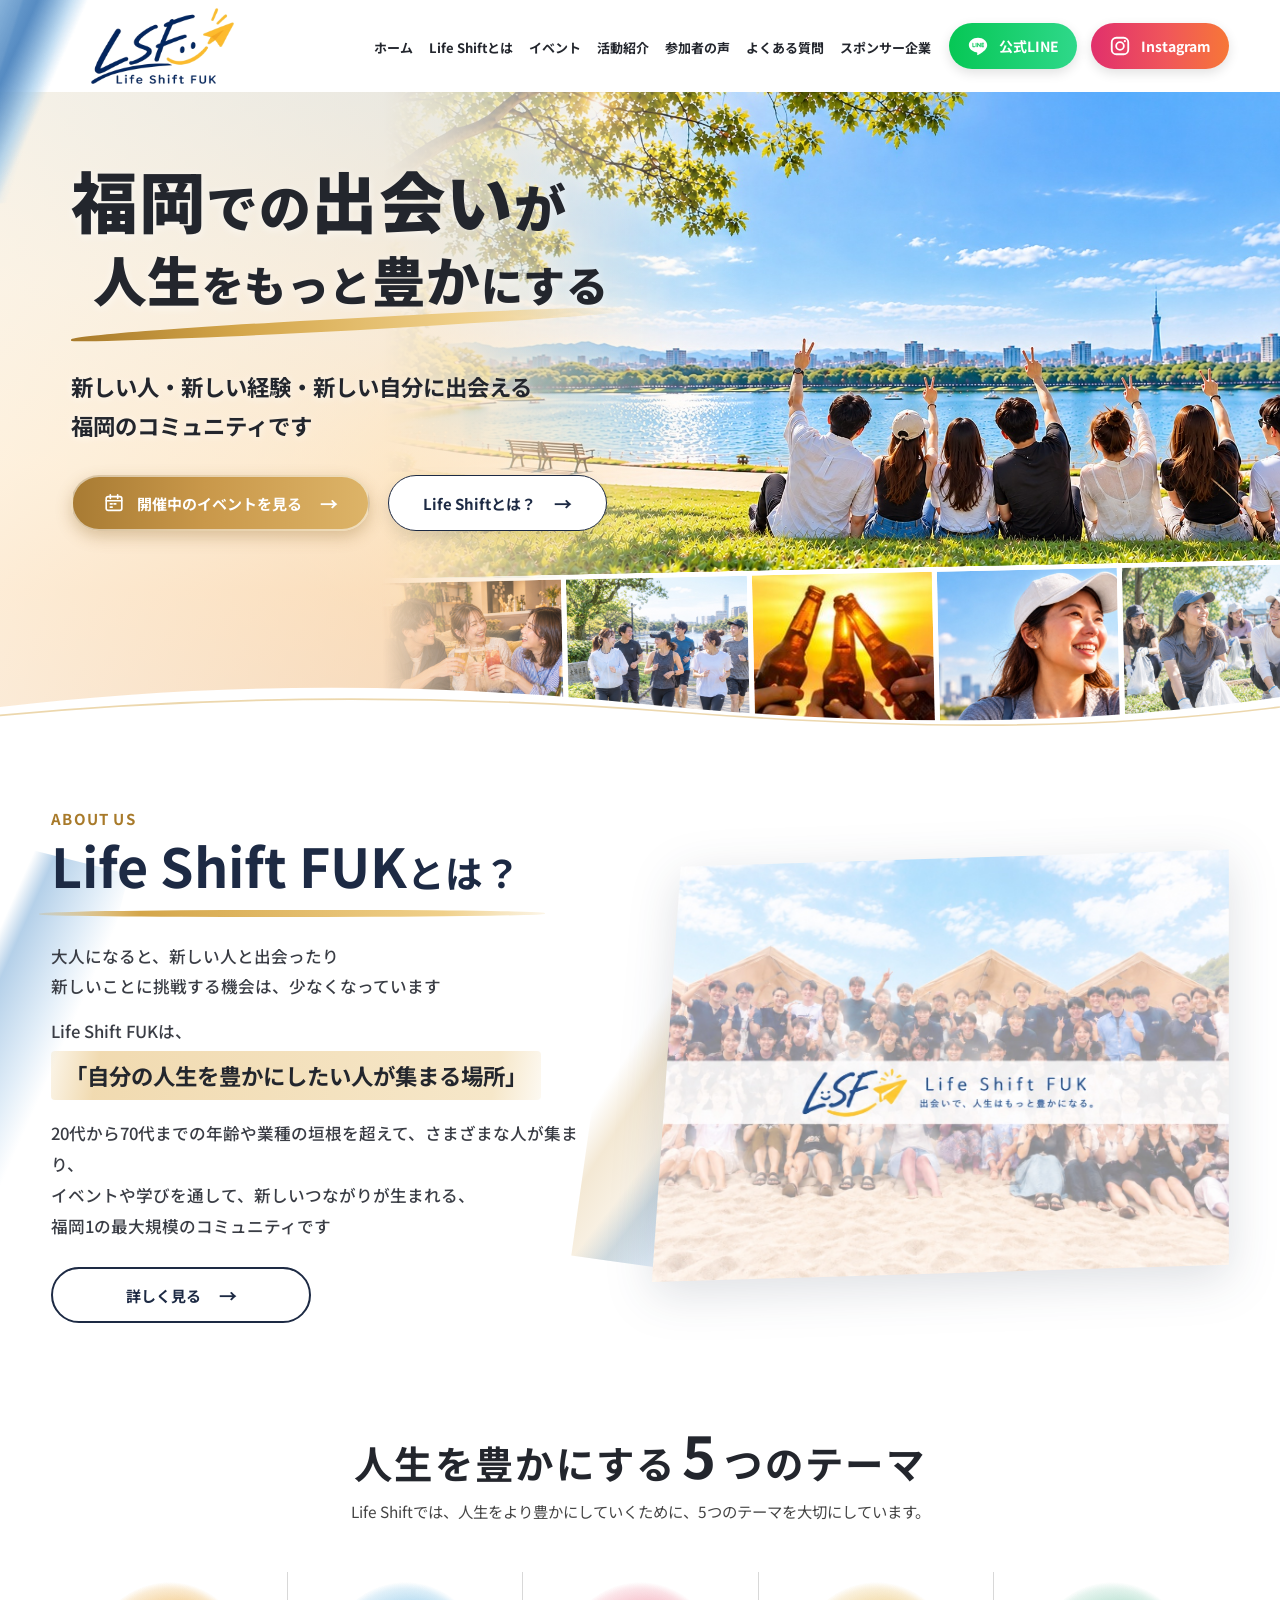
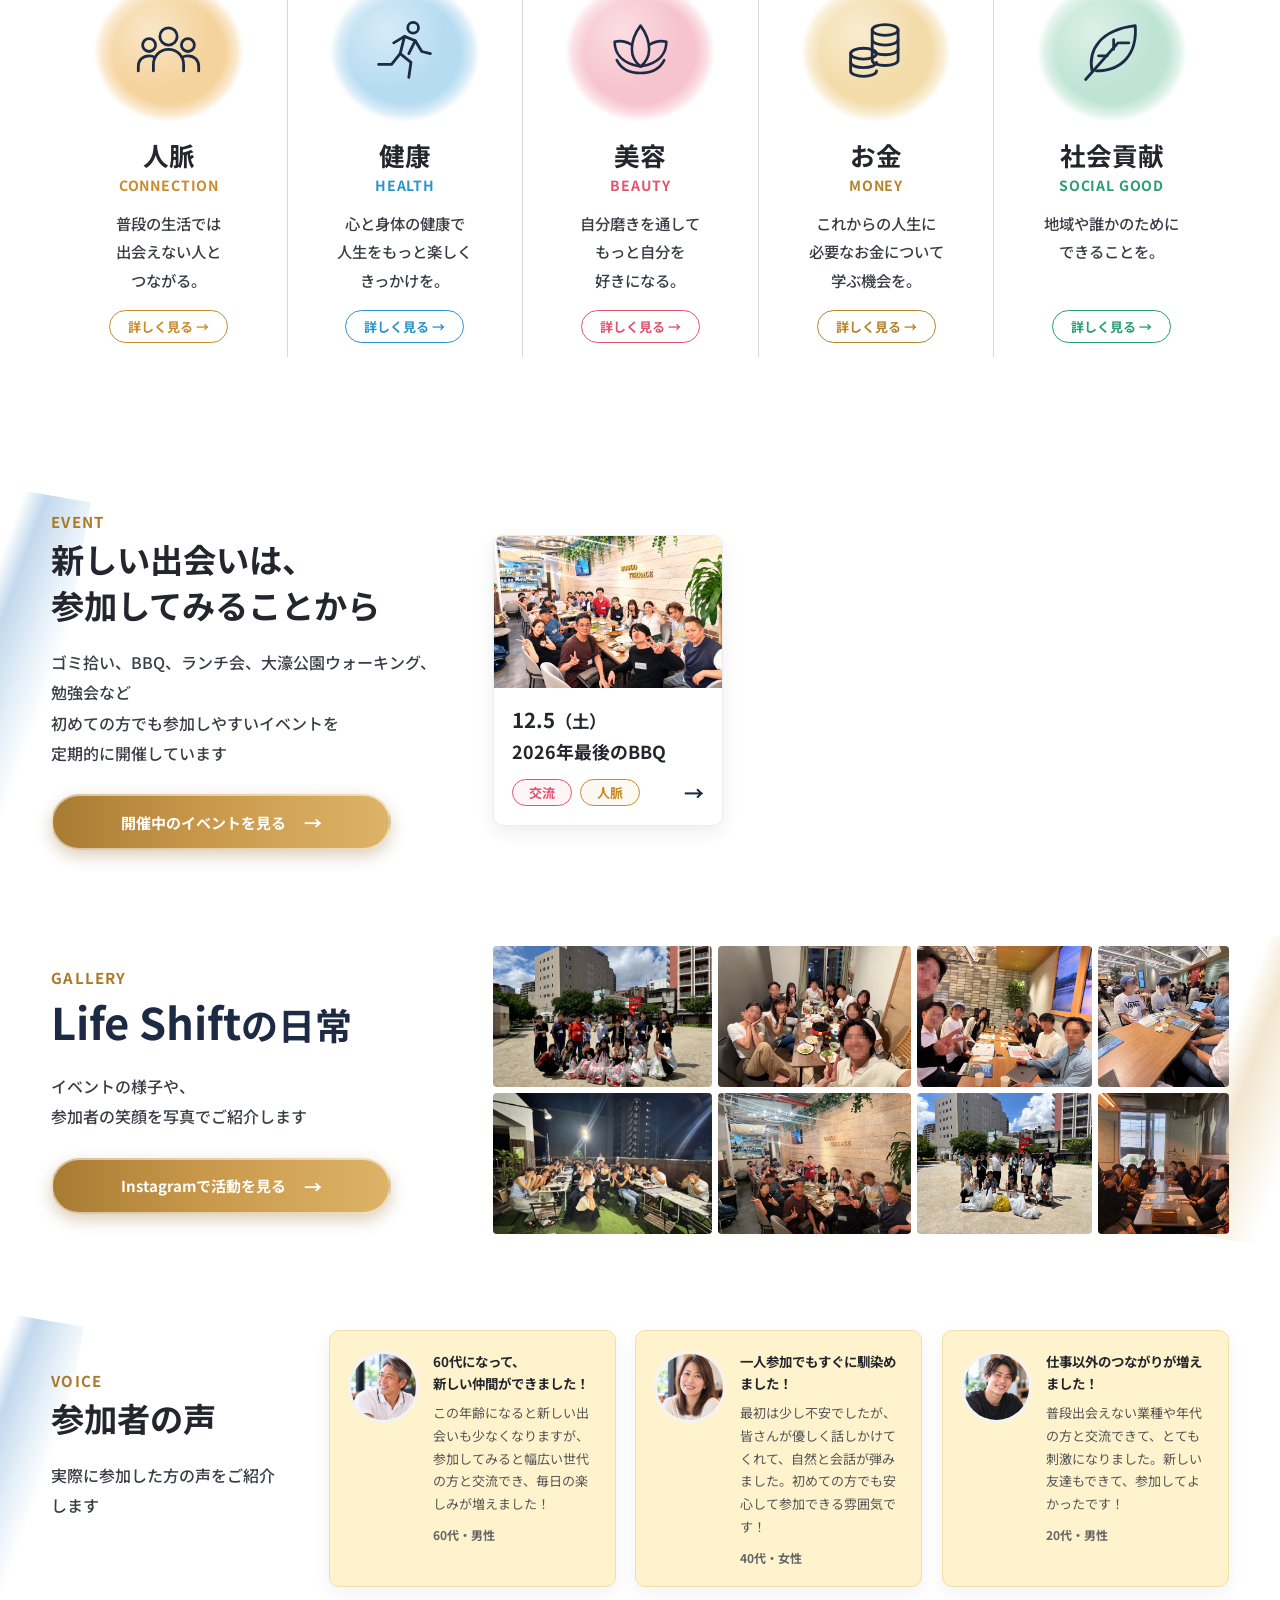
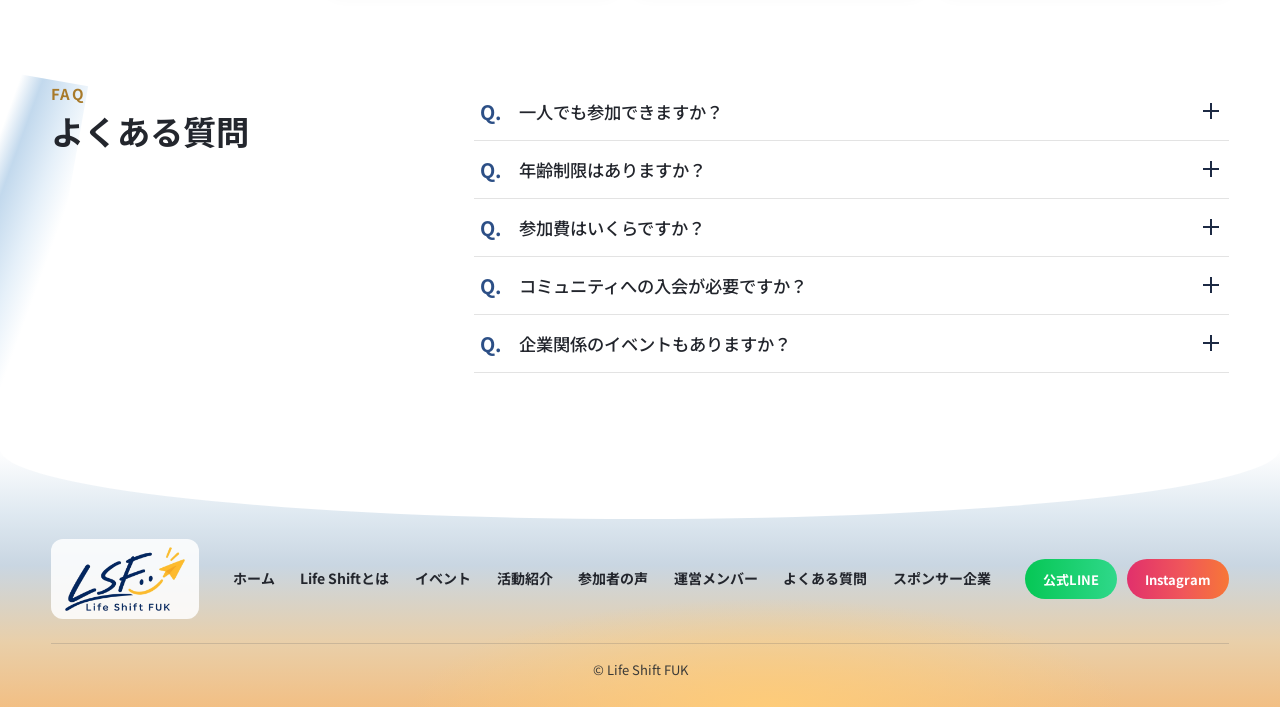
<file: index.html>
<!DOCTYPE html>
<html lang="ja">
<head>
  <meta charset="UTF-8">
  <meta name="viewport" content="width=device-width, initial-scale=1.0">
  <!-- SEO:START 自動生成（scripts/build-seo.js）。ここは直接編集せず、管理画面「検索・SNSの表示（SEO）」で変更してください -->
  <title>Life Shift FUK｜出会いで、これからの未来をつくる。</title>
  <meta name="description" content="福岡で新しい人・新しい経験・新しい自分に出会えるコミュニティ「Life Shift FUK」。20代〜60代の男女が参加する交流会・食事会・ウォーキング・BBQ・勉強会などのイベントを開催しています。おひとりでの参加も大歓迎です。">
  <meta property="og:type" content="website">
  <meta property="og:site_name" content="Life Shift FUK">
  <meta property="og:locale" content="ja_JP">
  <meta property="og:title" content="Life Shift FUK｜出会いで、これからの未来をつくる。">
  <meta property="og:description" content="福岡で新しい人・新しい経験・新しい自分に出会えるコミュニティ「Life Shift FUK」。20代〜60代の男女が参加する交流会・食事会・ウォーキング・BBQ・勉強会などのイベントを開催しています。おひとりでの参加も大歓迎です。">
  <meta name="twitter:card" content="summary">
  <script type="application/ld+json">
{
 "@context": "https://schema.org",
 "@graph": [
  {
   "@type": "Organization",
   "name": "Life Shift FUK",
   "sameAs": [
    "https://www.instagram.com/life_shift_fukuoka/",
    "https://lin.ee/Sg5S7Pw"
   ],
   "areaServed": "福岡県福岡市"
  }
 ]
}
  </script>
  <!-- SEO:END -->
  <link rel="preconnect" href="https://fonts.googleapis.com">
  <link rel="preconnect" href="https://fonts.gstatic.com" crossorigin>
  <link href="https://fonts.googleapis.com/css2?family=Noto+Sans+JP:wght@400;500;700&family=Noto+Serif+JP:wght@500;700;900&family=Dancing+Script:wght@600;700&family=Allura&display=swap" rel="stylesheet">
  <script>document.documentElement.classList.add("cms-loading");setTimeout(function(){document.documentElement.classList.remove("cms-loading")},2500);</script>
  <link rel="stylesheet" href="css/style.css">
</head>
<body>

  <!-- ===== ヘッダー ===== -->
  <header class="site-header">
    <span class="brush" aria-hidden="true"></span>

    <a href="#" class="logo">
      <img src="assets/images/logo.png" alt="Life Shift FUK" data-cms-src="settings.logo" width="832" height="444">
    </a>

    <button class="menu-toggle" aria-label="メニューを開く" aria-expanded="false" aria-controls="global-nav">
      <span></span><span></span><span></span>
    </button>

    <div class="header-right" id="global-nav">
      <nav class="global-nav" aria-label="グローバルナビゲーション">
        <ul>
          <li><a href="#">ホーム</a></li>
          <li><a href="#about">Life Shiftとは</a></li>
          <li><a href="#events">イベント</a></li>
          <li><a href="#activities">活動紹介</a></li>
          <li><a href="#voices">参加者の声</a></li>
          <li><a href="#faq">よくある質問</a></li>
          <li><a href="sponsors.html">スポンサー企業</a></li>
        </ul>
      </nav>
      <div class="header-sns">
        <a href="https://lin.ee/Sg5S7Pw" data-cms-href="settings.lineUrl" target="_blank" rel="noopener" class="btn-sns btn-line">
          <svg viewBox="0 0 24 24" aria-hidden="true"><path fill="currentColor" d="M12 3C6.5 3 2 6.6 2 11c0 3.9 3.5 7.2 8.3 7.9.3.1.8.2.9.5.1.3.1.7 0 1l-.1.9c0 .3-.2 1 .9.5s5.9-3.5 8.1-6C21.5 14.3 22 12.7 22 11c0-4.4-4.5-8-10-8Zm-3.6 10.4H6.4c-.3 0-.5-.2-.5-.5V9c0-.3.2-.5.5-.5s.5.2.5.5v3.4h1.5c.3 0 .5.2.5.5s-.2.5-.5.5Zm2-.5c0 .3-.2.5-.5.5s-.5-.2-.5-.5V9c0-.3.2-.5.5-.5s.5.2.5.5v3.9Zm4.6 0c0 .2-.1.4-.3.5h-.2c-.2 0-.3-.1-.4-.2l-2-2.8v2.5c0 .3-.2.5-.5.5s-.5-.2-.5-.5V9c0-.2.1-.4.3-.5h.2c.2 0 .3.1.4.2l2 2.8V9c0-.3.2-.5.5-.5s.5.2.5.5v3.9Zm3.2-2.4c.3 0 .5.2.5.5s-.2.5-.5.5h-1.5v.9h1.5c.3 0 .5.2.5.5s-.2.5-.5.5h-2c-.3 0-.5-.2-.5-.5V9c0-.3.2-.5.5-.5h2c.3 0 .5.2.5.5s-.2.5-.5.5h-1.5v.9h1.5Z"/></svg>
          公式LINE
        </a>
        <a href="https://www.instagram.com/life_shift_fukuoka/" data-cms-href="settings.instagramUrl" target="_blank" rel="noopener" class="btn-sns btn-instagram">
          <svg viewBox="0 0 24 24" aria-hidden="true"><rect x="3" y="3" width="18" height="18" rx="5" fill="none" stroke="currentColor" stroke-width="2"/><circle cx="12" cy="12" r="4.2" fill="none" stroke="currentColor" stroke-width="2"/><circle cx="17.3" cy="6.7" r="1.2" fill="currentColor"/></svg>
          Instagram
        </a>
      </div>
    </div>
  </header>

  <!-- ===== ヒーロー ===== -->
  <section class="hero">
    <div class="hero-photo">
      <!-- 大きい写真：管理画面「トップページ」→「大きい写真」で差し替え -->
      <img src="assets/images/hero/hero-main.jpg" data-cms-src="home.hero.image" alt="夕日の海辺でピースサインをする参加者たち">
    </div>

    <div class="hero-inner">
      <h1 class="hero-title">
        <span class="line1" data-cms="home.hero.title1">出会<small>い</small>で、</span>
        <span class="line2" data-cms="home.hero.title2">これからの未来<small>を</small>つくる。</span>
      </h1>
      <span class="hero-stroke" aria-hidden="true"></span>

      <p class="hero-lead" data-cms="home.hero.lead">新しい人・新しい経験・新しい自分に出会える<br>福岡のコミュニティです。</p>
      <p class="hero-sub" data-cms="home.hero.sub">出会う。楽しむ、学ぶ、つながる。<br>人生をもっと豊かに。</p>

      <div class="hero-buttons">
        <a href="events/index.html" class="btn btn-gold">
          <svg viewBox="0 0 24 24" aria-hidden="true"><rect x="3.5" y="5" width="17" height="15" rx="2" fill="none" stroke="currentColor" stroke-width="1.8"/><path d="M3.5 9.5h17M8 3v4M16 3v4" stroke="currentColor" stroke-width="1.8" stroke-linecap="round"/><path d="M8 13h2M12 13h2M8 16.5h2" stroke="currentColor" stroke-width="1.8" stroke-linecap="round"/></svg>
          開催中のイベントを見る
          <span class="arrow">→</span>
        </a>
        <a href="#about" class="btn btn-white">
          Life Shiftとは？
          <span class="arrow">→</span>
        </a>
      </div>
    </div>

    <!-- 下に並ぶ写真（5枚）
         管理画面「トップページ」→「下に並ぶ写真（5枚）」で1枚ずつ差し替えられます。
         （直接変更する場合は content/site.json の home.heroPhotos） -->
    <ul class="hero-strip" data-cms-list="strip:home.heroPhotos">
      <li class="hero-strip-item"><img src="assets/images/hero/hero-photo-01.jpg" alt="バーベキューで交流する参加者"></li>
      <li class="hero-strip-item"><img src="assets/images/hero/hero-photo-02.jpg" alt="笑顔の参加者"></li>
      <li class="hero-strip-item"><img src="assets/images/hero/hero-photo-03.jpg" alt="夕日の中で乾杯"></li>
      <li class="hero-strip-item"><img src="assets/images/hero/hero-photo-04.jpg" alt="みんなで記念撮影"></li>
      <li class="hero-strip-item"><img src="assets/images/hero/hero-photo-05.jpg" alt="海辺で談笑する参加者"></li>
    </ul>

    <svg class="hero-wave" viewBox="0 0 1440 60" preserveAspectRatio="none" aria-hidden="true">
      <path d="M0 30 C 240 0, 480 0, 720 26 S 1200 56, 1440 18 L1440 60 L0 60 Z" fill="#ffffff"/>
      <path d="M0 40 C 260 14, 520 16, 760 36 S 1220 60, 1440 30" fill="none" stroke="#d4a64a" stroke-opacity=".45" stroke-width="2"/>
    </svg>
  </section>

  <!-- ===== About ===== -->
  <section class="about" id="about">
    <div class="about-inner">
      <div class="about-text">
        <p class="section-label" data-cms="home.about.label">ABOUT US</p>
        <h2 class="about-title" data-cms="home.about.title">Life Shift FUK<small>とは？</small></h2>
        <span class="about-stroke" aria-hidden="true"></span>
        <p data-cms="home.about.text1">大人になると、新しい人と出会ったり<br>新しいことに挑戦する機会は、意外と少なくなっています。</p>
        <p class="about-name" data-cms="home.about.name">Life Shift FUKは、</p>
        <p class="about-highlight" data-cms="home.about.highlight">「人生に少し動き出すきっかけをつくる場所」</p>
        <p data-cms="home.about.text2">職業や年齢をこえて、さまざまな人が集まり、<br>イベントや学びを通して、新しいつながりが生まれる、<br>そんなコミュニティです。</p>
        <a href="about.html" class="btn btn-outline">詳しく見る <span class="arrow">→</span></a>
      </div>

      <figure class="about-photo">
        <img src="assets/images/about-community.jpg" data-cms-src="home.about.image" alt="Life Shift FUK の交流会に集まった参加者たち" loading="lazy">
        <figcaption class="about-script" aria-hidden="true" data-cms-script="home.about.script">New Encounters<br><span>New Experiences</span><br><span class="indent">A Better You</span></figcaption>
      </figure>
    </div>
  </section>

  <!-- ===== 5つのテーマ ===== -->
  <section class="themes" id="themes">
    <div class="themes-inner">
      <h2 class="themes-title">人生を豊かにする<span class="num">5</span>つのテーマ</h2>
      <p class="themes-lead" data-cms="home.themesLead">Life Shiftでは、人生をより豊かにしていくために、5つのテーマを大切にしています。</p>
      <ul class="theme-list">
        <li class="theme-card theme--connection">
          <a href="themes/connection.html">
            <span class="theme-icon"><svg viewBox="0 0 64 64" aria-hidden="true"><g fill="none" stroke="currentColor" stroke-width="2.6" stroke-linecap="round" stroke-linejoin="round"><circle cx="32" cy="18" r="8"/><path d="M18 50v-6c0-8 6-14 14-14s14 6 14 14v6"/><circle cx="14" cy="26" r="6"/><path d="M4 50v-4c0-6 4-10 10-10 2 0 4 .5 5.5 1.5"/><circle cx="50" cy="26" r="6"/><path d="M60 50v-4c0-6-4-10-10-10-2 0-4 .5-5.5 1.5"/></g></svg></span>
            <h3 class="theme-name">人脈</h3>
            <p class="theme-en">CONNECTION</p>
            <p class="theme-desc" data-cms="themes.connection.short">普段の生活では<br>出会えない人と<br>つながる。</p>
            <span class="theme-more">詳しく見る <span aria-hidden="true">→</span></span>
          </a>
        </li>
        <li class="theme-card theme--health">
          <a href="themes/health.html">
            <span class="theme-icon"><svg viewBox="0 0 64 64" aria-hidden="true"><g fill="none" stroke="currentColor" stroke-width="2.6" stroke-linecap="round" stroke-linejoin="round"><circle cx="40" cy="10" r="5"/><path d="M22 24l10-6 10 4 6 10 8 2"/><path d="M32 18l-4 16 10 8-2 14"/><path d="M28 34l-8 10H8"/><path d="M42 22l-6 12"/></g></svg></span>
            <h3 class="theme-name">健康</h3>
            <p class="theme-en">HEALTH</p>
            <p class="theme-desc" data-cms="themes.health.short">心と身体の健康で<br>人生をもっと楽しく<br>きっかけを。</p>
            <span class="theme-more">詳しく見る <span aria-hidden="true">→</span></span>
          </a>
        </li>
        <li class="theme-card theme--beauty">
          <a href="themes/beauty.html">
            <span class="theme-icon"><svg viewBox="0 0 64 64" aria-hidden="true"><g fill="none" stroke="currentColor" stroke-width="2.4" stroke-linecap="round" stroke-linejoin="round"><path d="M32 8c-6 8-8 16-8 22s3 12 8 16c5-4 8-10 8-16s-2-14-8-22Z"/><path d="M24 26c-6-4-12-4-16-3 0 10 6 20 24 23"/><path d="M40 26c6-4 12-4 16-3 0 10-6 20-24 23"/><path d="M10 40c4 8 12 12 22 12s18-4 22-12"/></g></svg></span>
            <h3 class="theme-name">美容</h3>
            <p class="theme-en">BEAUTY</p>
            <p class="theme-desc" data-cms="themes.beauty.short">自分磨きを通して<br>もっと自分を<br>好きになる。</p>
            <span class="theme-more">詳しく見る <span aria-hidden="true">→</span></span>
          </a>
        </li>
        <li class="theme-card theme--money">
          <a href="themes/money.html">
            <span class="theme-icon"><svg viewBox="0 0 64 64" aria-hidden="true"><g fill="none" stroke="currentColor" stroke-width="2.6" stroke-linecap="round" stroke-linejoin="round"><ellipse cx="40" cy="12" rx="12" ry="5"/><path d="M28 12v28c0 2.8 5.4 5 12 5s12-2.2 12-5V12"/><path d="M28 21c0 2.8 5.4 5 12 5s12-2.2 12-5M28 30c0 2.8 5.4 5 12 5s12-2.2 12-5"/><ellipse cx="20" cy="34" rx="12" ry="5"/><path d="M8 34v16c0 2.8 5.4 5 12 5s12-2.2 12-5"/><path d="M8 42c0 2.8 5.4 5 12 5s12-2.2 12-5"/></g></svg></span>
            <h3 class="theme-name">お金</h3>
            <p class="theme-en">MONEY</p>
            <p class="theme-desc" data-cms="themes.money.short">これからの人生に<br>必要なお金について<br>学ぶ機会を。</p>
            <span class="theme-more">詳しく見る <span aria-hidden="true">→</span></span>
          </a>
        </li>
        <li class="theme-card theme--social-good">
          <a href="themes/social-good.html">
            <span class="theme-icon"><svg viewBox="0 0 64 64" aria-hidden="true"><g fill="none" stroke="currentColor" stroke-width="2.6" stroke-linecap="round" stroke-linejoin="round"><path d="M14 50C10 30 22 12 54 8c2 26-12 42-36 42"/><path d="M8 58l30-34"/><path d="M28 36h-8M34 30v-9M40 24h8"/></g></svg></span>
            <h3 class="theme-name">社会貢献</h3>
            <p class="theme-en">SOCIAL GOOD</p>
            <p class="theme-desc" data-cms="themes.social-good.short">地域や誰かのために<br>できることを。</p>
            <span class="theme-more">詳しく見る <span aria-hidden="true">→</span></span>
          </a>
        </li>
      </ul>
    </div>
  </section>

  <!-- ===== EVENT ===== -->
  <section class="split-section events" id="events">
    <div class="split-inner">
      <div class="split-head">
        <p class="section-label">EVENT</p>
        <h2 class="split-title" data-cms="home.eventsTitle">新しい出会いは、<br>参加してみることから。</h2>
        <p class="split-text" data-cms="home.eventsText">BBQ、ランチ会、ウォーキング、勉強会など<br>初めての方でも参加しやすいイベントを<br>定期的に開催しています。</p>
        <a href="events/index.html" class="btn btn-gold btn-wide">開催中のイベントを見る <span class="arrow">→</span></a>
      </div>
      <ul class="event-grid" data-cms-list="events" data-cms-limit="3">
        <!-- js/events.js の内容がここに表示されます -->
      </ul>
    </div>
  </section>

  <!-- ===== GALLERY ===== -->
  <section class="split-section gallery" id="activities">
    <div class="split-inner">
      <div class="split-head">
        <p class="section-label">GALLERY</p>
        <h2 class="split-title split-title--en">Life Shift<span>の日常</span></h2>
        <p class="split-text" data-cms="home.galleryText">イベントの様子や、<br>参加者の笑顔を写真でご紹介します。</p>
        <a href="https://www.instagram.com/life_shift_fukuoka/" data-cms-href="settings.instagramUrl" target="_blank" rel="noopener" class="btn btn-gold btn-wide">Instagramで活動を見る <span class="arrow">→</span></a>
      </div>
      <!-- 動画：管理画面「ギャラリー」で YouTube / Instagram のURLを入れると、下の写真の代わりに表示されます -->
      <div class="gallery-video" data-cms-video="home.galleryVideo" hidden></div>
      <!-- 写真（動画が設定されていないときに表示） -->
      <ul class="gallery-grid" data-cms-list="gallery">
        <li><img src="assets/images/gallery/gallery-01.jpg" alt="ギャラリー写真1" loading="lazy"></li>
        <li><img src="assets/images/gallery/gallery-02.jpg" alt="ギャラリー写真2" loading="lazy"></li>
        <li><img src="assets/images/gallery/gallery-03.jpg" alt="ギャラリー写真3" loading="lazy"></li>
        <li><img src="assets/images/gallery/gallery-04.jpg" alt="ギャラリー写真4" loading="lazy"></li>
        <li><img src="assets/images/gallery/gallery-05.jpg" alt="ギャラリー写真5" loading="lazy"></li>
        <li><img src="assets/images/gallery/gallery-06.jpg" alt="ギャラリー写真6" loading="lazy"></li>
        <li><img src="assets/images/gallery/gallery-07.jpg" alt="ギャラリー写真7" loading="lazy"></li>
        <li><img src="assets/images/gallery/gallery-08.jpg" alt="ギャラリー写真8" loading="lazy"></li>
      </ul>
    </div>
  </section>

  <!-- ===== VOICE ===== -->
  <section class="split-section voices" id="voices">
    <div class="split-inner split-inner--voice">
      <div class="split-head">
        <p class="section-label">VOICE</p>
        <h2 class="split-title">参加者の声</h2>
        <p class="split-text" data-cms="home.voicesText">実際に参加した方の声をご紹介します。</p>
      </div>
      <ul class="voice-list" data-cms-list="voices">
        <li class="voice-card">
          <img class="voice-avatar" src="assets/images/voice/voice-01.jpg" alt="" loading="lazy">
          <div>
            <p class="voice-catch">「一人参加でしたが、<br>すぐに馴染めました！」</p>
            <p class="voice-text">最初は不安でしたが、いろんな方が話しかけてくれて楽しい時間を過ごせました。</p>
            <p class="voice-meta">30代・女性</p>
          </div>
        </li>
        <li class="voice-card">
          <img class="voice-avatar" src="assets/images/voice/voice-02.jpg" alt="" loading="lazy">
          <div>
            <p class="voice-catch">「仕事以外のつながりが<br>増えました！」</p>
            <p class="voice-text">普段出会えない人と知り合えて、視野が広がりました。</p>
            <p class="voice-meta">20代・男性</p>
          </div>
        </li>
        <li class="voice-card">
          <img class="voice-avatar" src="assets/images/voice/voice-03.jpg" alt="" loading="lazy">
          <div>
            <p class="voice-catch">「遊びだけじゃなく<br>学べるのがいい！」</p>
            <p class="voice-text">イベントを楽しみながら、お金や健康などの話もできてとても刺激になりました。</p>
            <p class="voice-meta">30代・女性</p>
          </div>
        </li>
      </ul>
    </div>
  </section>

  <!-- ===== FAQ ===== -->
  <section class="split-section faq" id="faq">
    <div class="split-inner split-inner--faq">
      <div class="split-head">
        <p class="section-label">FAQ</p>
        <h2 class="split-title">よくある質問</h2>
        <!-- 質問がトップに表示しきれない数（6件以上）のときだけ表示されます -->
        <a href="faq.html" class="btn btn-outline btn-wide btn-outline--blue faq-more" hidden>よくある質問をもっと見る <span class="arrow">→</span></a>
      </div>
      <!-- 質問の内容は js/faq.js で編集できます -->
      <ul class="faq-list" data-cms-list="faq" data-cms-limit="5"></ul>
    </div>
  </section>

  <footer class="site-footer">
    <div class="footer-inner">
      <a href="index.html" class="footer-logo"><img src="assets/images/logo.png" alt="Life Shift FUK" data-cms-src="settings.logo"></a>
      <nav class="footer-nav" aria-label="フッターメニュー">
        <ul>
          <li><a href="index.html">ホーム</a></li>
          <li><a href="index.html#about">Life Shiftとは</a></li>
          <li><a href="index.html#events">イベント</a></li>
          <li><a href="index.html#activities">活動紹介</a></li>
          <li><a href="index.html#voices">参加者の声</a></li>
          <li><a href="members.html">運営メンバー</a></li>
          <li><a href="index.html#faq">よくある質問</a></li>
          <li><a href="sponsors.html">スポンサー企業</a></li>
        </ul>
      </nav>
      <div class="footer-sns-list">
        <a href="https://lin.ee/Sg5S7Pw" target="_blank" rel="noopener" data-cms-href="settings.lineUrl" class="footer-sns footer-sns--line">公式LINE</a>
        <a href="https://www.instagram.com/life_shift_fukuoka/" target="_blank" rel="noopener" data-cms-href="settings.instagramUrl" class="footer-sns footer-sns--instagram">Instagram</a>
      </div>
    </div>
    <p class="footer-copy">&copy; Life Shift FUK</p>
  </footer>

  <script src="js/fonts.js"></script>
  <script src="js/video.js"></script>
  <script src="js/main.js"></script>
</body>
</html>
</file>
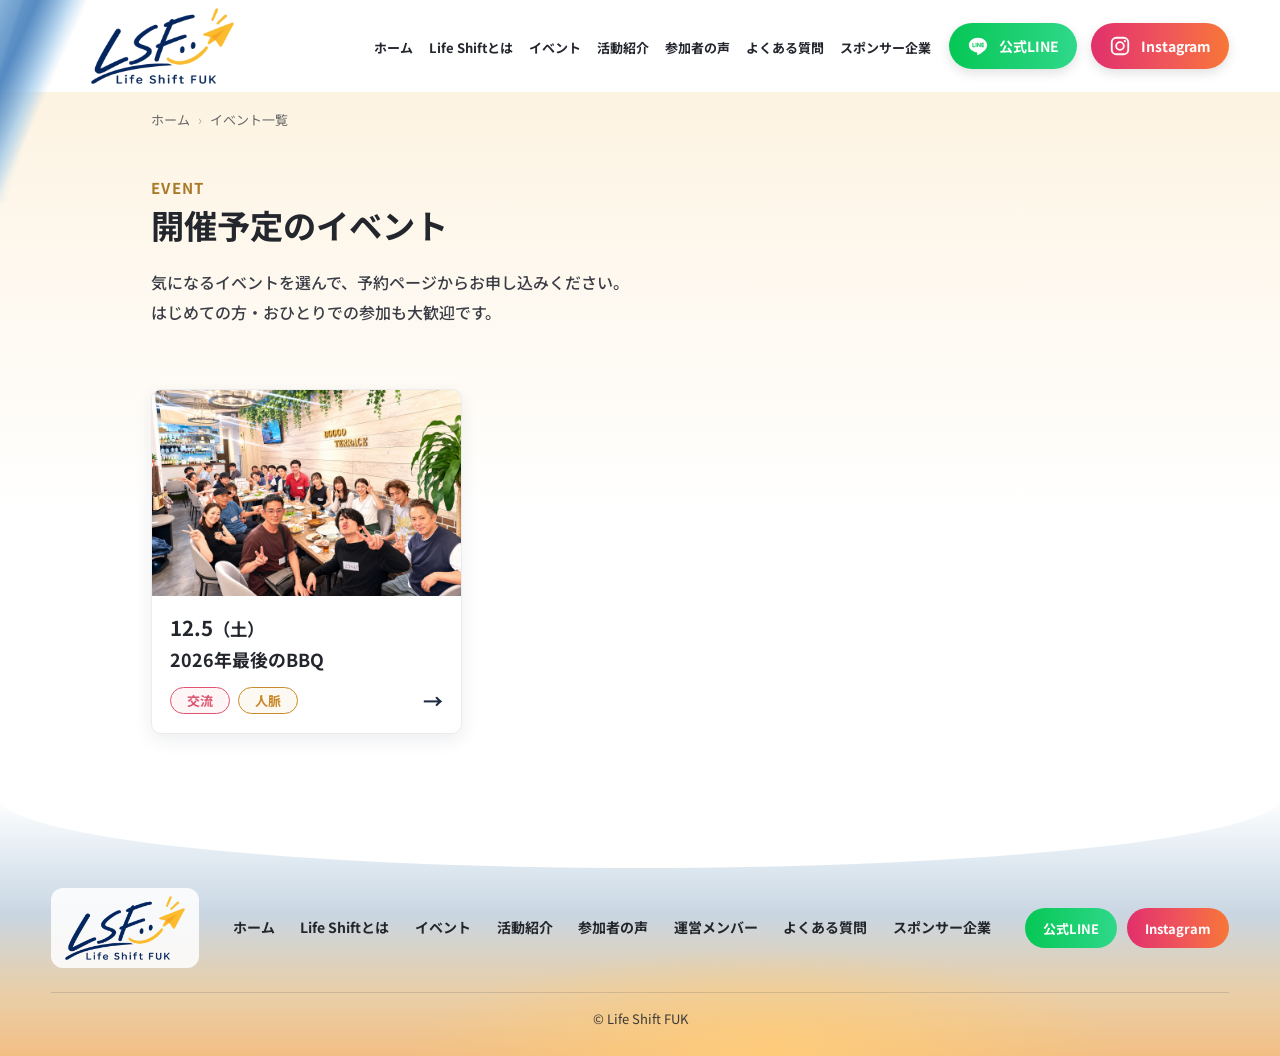
<file: events/index.html>
<!DOCTYPE html>
<html lang="ja">
<head>
  <meta charset="UTF-8">
  <meta name="viewport" content="width=device-width, initial-scale=1.0">
  <!-- SEO:START 自動生成（scripts/build-seo.js）。ここは直接編集せず、管理画面「検索・SNSの表示（SEO）」で変更してください -->
  <title>イベント一覧｜Life Shift FUK</title>
  <meta name="description" content="Life Shift FUKの開催予定イベント一覧。福岡で開催する交流会・食事会・ウォーキング・BBQ・勉強会など、初めての方やおひとりでも参加しやすいイベントをご案内します。">
  <meta property="og:type" content="article">
  <meta property="og:site_name" content="Life Shift FUK">
  <meta property="og:locale" content="ja_JP">
  <meta property="og:title" content="イベント一覧｜Life Shift FUK">
  <meta property="og:description" content="Life Shift FUKの開催予定イベント一覧。福岡で開催する交流会・食事会・ウォーキング・BBQ・勉強会など、初めての方やおひとりでも参加しやすいイベントをご案内します。">
  <meta name="twitter:card" content="summary">
  <!-- SEO:END -->
  <link rel="preconnect" href="https://fonts.googleapis.com">
  <link rel="preconnect" href="https://fonts.gstatic.com" crossorigin>
  <link href="https://fonts.googleapis.com/css2?family=Noto+Sans+JP:wght@400;500;700&family=Noto+Serif+JP:wght@500;700;900&family=Dancing+Script:wght@600;700&family=Allura&display=swap" rel="stylesheet">
  <script>document.documentElement.classList.add("cms-loading");setTimeout(function(){document.documentElement.classList.remove("cms-loading")},2500);</script>
  <link rel="stylesheet" href="../css/style.css">
</head>
<body class="sub-page">

  <header class="site-header">
    <span class="brush" aria-hidden="true"></span>

    <a href="../index.html" class="logo">
      <img src="../assets/images/logo.png" alt="Life Shift FUK" data-cms-src="settings.logo" width="832" height="444">
    </a>

    <button class="menu-toggle" aria-label="メニューを開く" aria-expanded="false" aria-controls="global-nav">
      <span></span><span></span><span></span>
    </button>

    <div class="header-right" id="global-nav">
      <nav class="global-nav" aria-label="グローバルナビゲーション">
        <ul>
          <li><a href="../index.html">ホーム</a></li>
          <li><a href="../index.html#about">Life Shiftとは</a></li>
          <li><a href="../index.html#events">イベント</a></li>
          <li><a href="../index.html#activities">活動紹介</a></li>
          <li><a href="../index.html#voices">参加者の声</a></li>
          <li><a href="../index.html#faq">よくある質問</a></li>
          <li><a href="../sponsors.html">スポンサー企業</a></li>
        </ul>
      </nav>
      <div class="header-sns">
        <a href="https://lin.ee/Sg5S7Pw" data-cms-href="settings.lineUrl" target="_blank" rel="noopener" class="btn-sns btn-line">
          <svg viewBox="0 0 24 24" aria-hidden="true"><path fill="currentColor" d="M12 3C6.5 3 2 6.6 2 11c0 3.9 3.5 7.2 8.3 7.9.3.1.8.2.9.5.1.3.1.7 0 1l-.1.9c0 .3-.2 1 .9.5s5.9-3.5 8.1-6C21.5 14.3 22 12.7 22 11c0-4.4-4.5-8-10-8Zm-3.6 10.4H6.4c-.3 0-.5-.2-.5-.5V9c0-.3.2-.5.5-.5s.5.2.5.5v3.4h1.5c.3 0 .5.2.5.5s-.2.5-.5.5Zm2-.5c0 .3-.2.5-.5.5s-.5-.2-.5-.5V9c0-.3.2-.5.5-.5s.5.2.5.5v3.9Zm4.6 0c0 .2-.1.4-.3.5h-.2c-.2 0-.3-.1-.4-.2l-2-2.8v2.5c0 .3-.2.5-.5.5s-.5-.2-.5-.5V9c0-.2.1-.4.3-.5h.2c.2 0 .3.1.4.2l2 2.8V9c0-.3.2-.5.5-.5s.5.2.5.5v3.9Zm3.2-2.4c.3 0 .5.2.5.5s-.2.5-.5.5h-1.5v.9h1.5c.3 0 .5.2.5.5s-.2.5-.5.5h-2c-.3 0-.5-.2-.5-.5V9c0-.3.2-.5.5-.5h2c.3 0 .5.2.5.5s-.2.5-.5.5h-1.5v.9h1.5Z"/></svg>
          公式LINE
        </a>
        <a href="https://www.instagram.com/life_shift_fukuoka/" data-cms-href="settings.instagramUrl" target="_blank" rel="noopener" class="btn-sns btn-instagram">
          <svg viewBox="0 0 24 24" aria-hidden="true"><rect x="3" y="3" width="18" height="18" rx="5" fill="none" stroke="currentColor" stroke-width="2"/><circle cx="12" cy="12" r="4.2" fill="none" stroke="currentColor" stroke-width="2"/><circle cx="17.3" cy="6.7" r="1.2" fill="currentColor"/></svg>
          Instagram
        </a>
      </div>
    </div>
  </header>

  <main>
    <nav class="breadcrumb" aria-label="パンくずリスト">
      <ol>
        <li><a href="../index.html">ホーム</a></li>
        <li aria-current="page">イベント一覧</li>
      </ol>
    </nav>

    <section class="page-head">
      <p class="section-label">EVENT</p>
      <h1 class="split-title">開催予定のイベント</h1>
      <p class="split-text">気になるイベントを選んで、予約ページからお申し込みください。<br>はじめての方・おひとりでの参加も大歓迎です。</p>
    </section>

    <section class="page-section">
      <ul class="event-grid event-grid--page" data-cms-list="events"></ul>
    </section>
  </main>

  <footer class="site-footer">
    <div class="footer-inner">
      <a href="../index.html" class="footer-logo"><img src="../assets/images/logo.png" alt="Life Shift FUK" data-cms-src="settings.logo"></a>
      <nav class="footer-nav" aria-label="フッターメニュー">
        <ul>
          <li><a href="../index.html">ホーム</a></li>
          <li><a href="../index.html#about">Life Shiftとは</a></li>
          <li><a href="../index.html#events">イベント</a></li>
          <li><a href="../index.html#activities">活動紹介</a></li>
          <li><a href="../index.html#voices">参加者の声</a></li>
          <li><a href="../members.html">運営メンバー</a></li>
          <li><a href="../index.html#faq">よくある質問</a></li>
          <li><a href="../sponsors.html">スポンサー企業</a></li>
        </ul>
      </nav>
      <div class="footer-sns-list">
        <a href="https://lin.ee/Sg5S7Pw" target="_blank" rel="noopener" data-cms-href="settings.lineUrl" class="footer-sns footer-sns--line">公式LINE</a>
        <a href="https://www.instagram.com/life_shift_fukuoka/" target="_blank" rel="noopener" data-cms-href="settings.instagramUrl" class="footer-sns footer-sns--instagram">Instagram</a>
      </div>
    </div>
    <p class="footer-copy">&copy; Life Shift FUK</p>
  </footer>

  <script src="../js/fonts.js"></script>
  <script src="../js/main.js"></script>
</body>
</html>
</file>
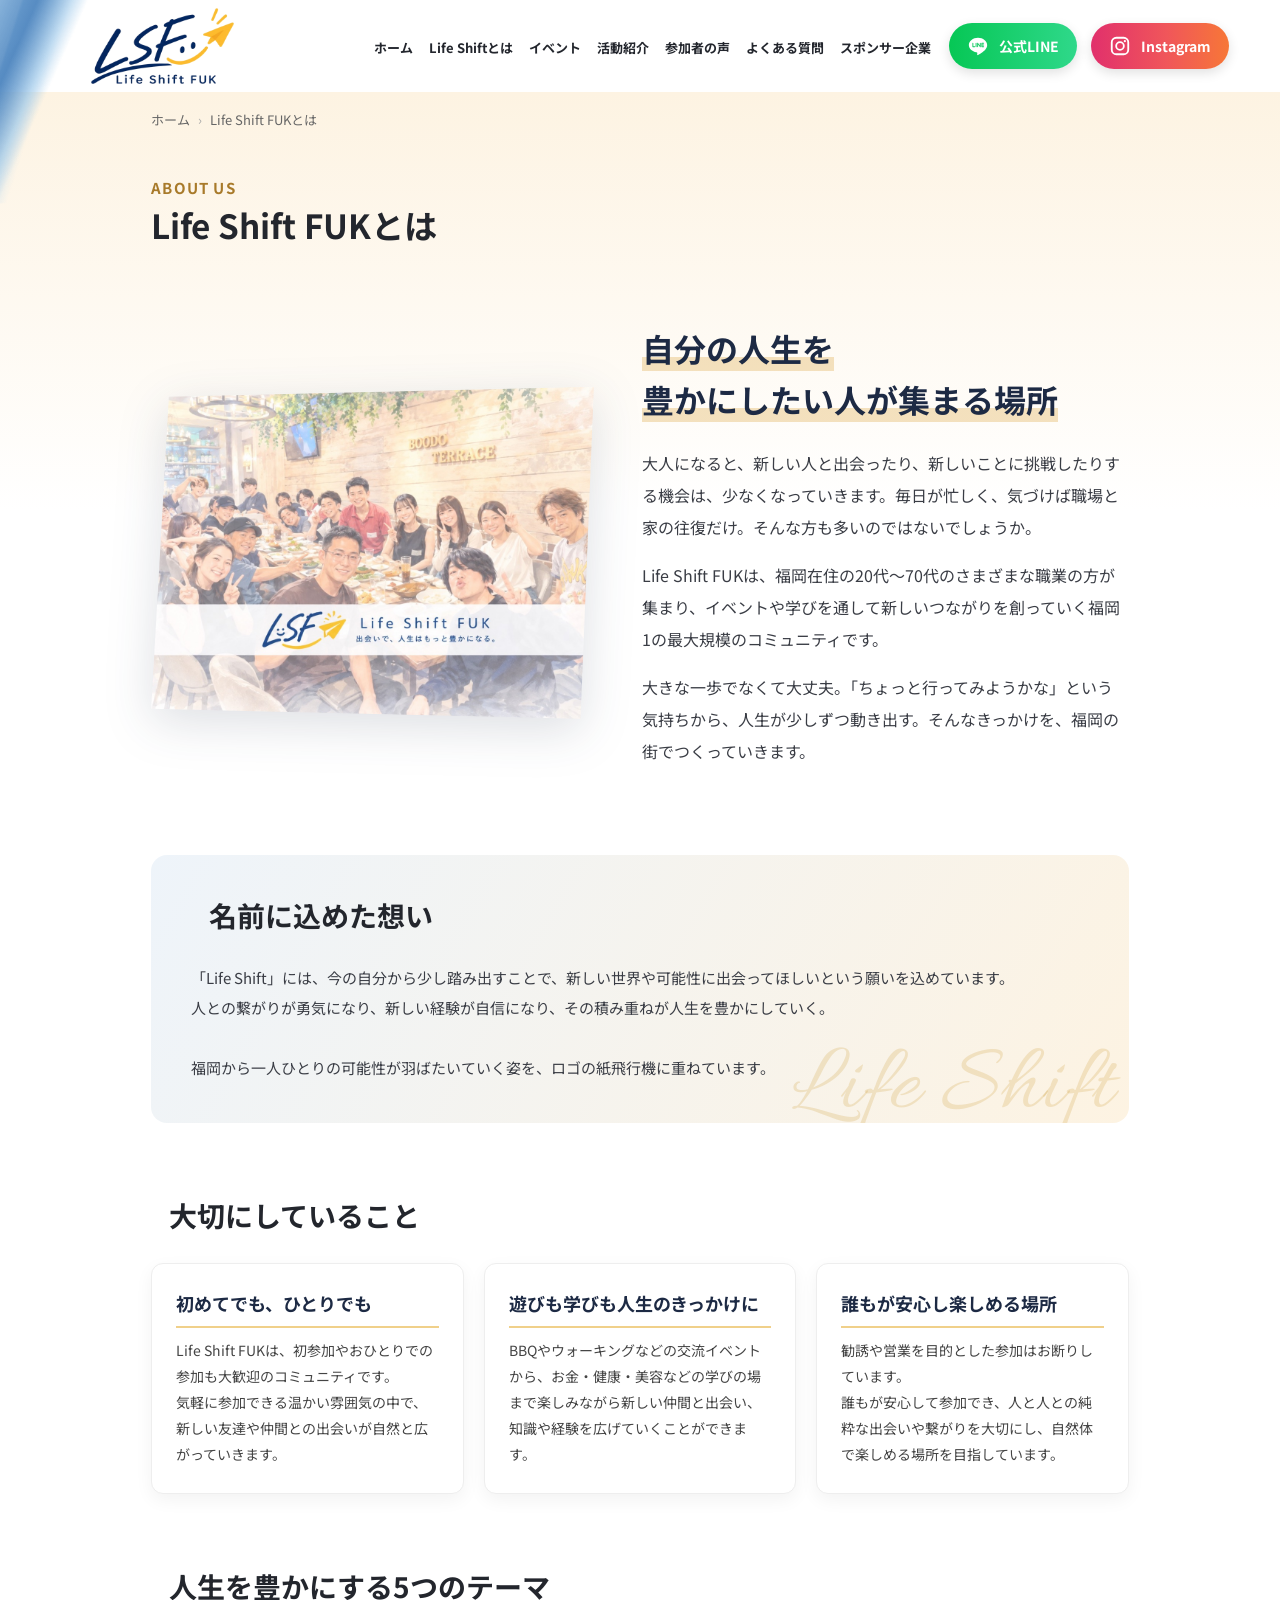
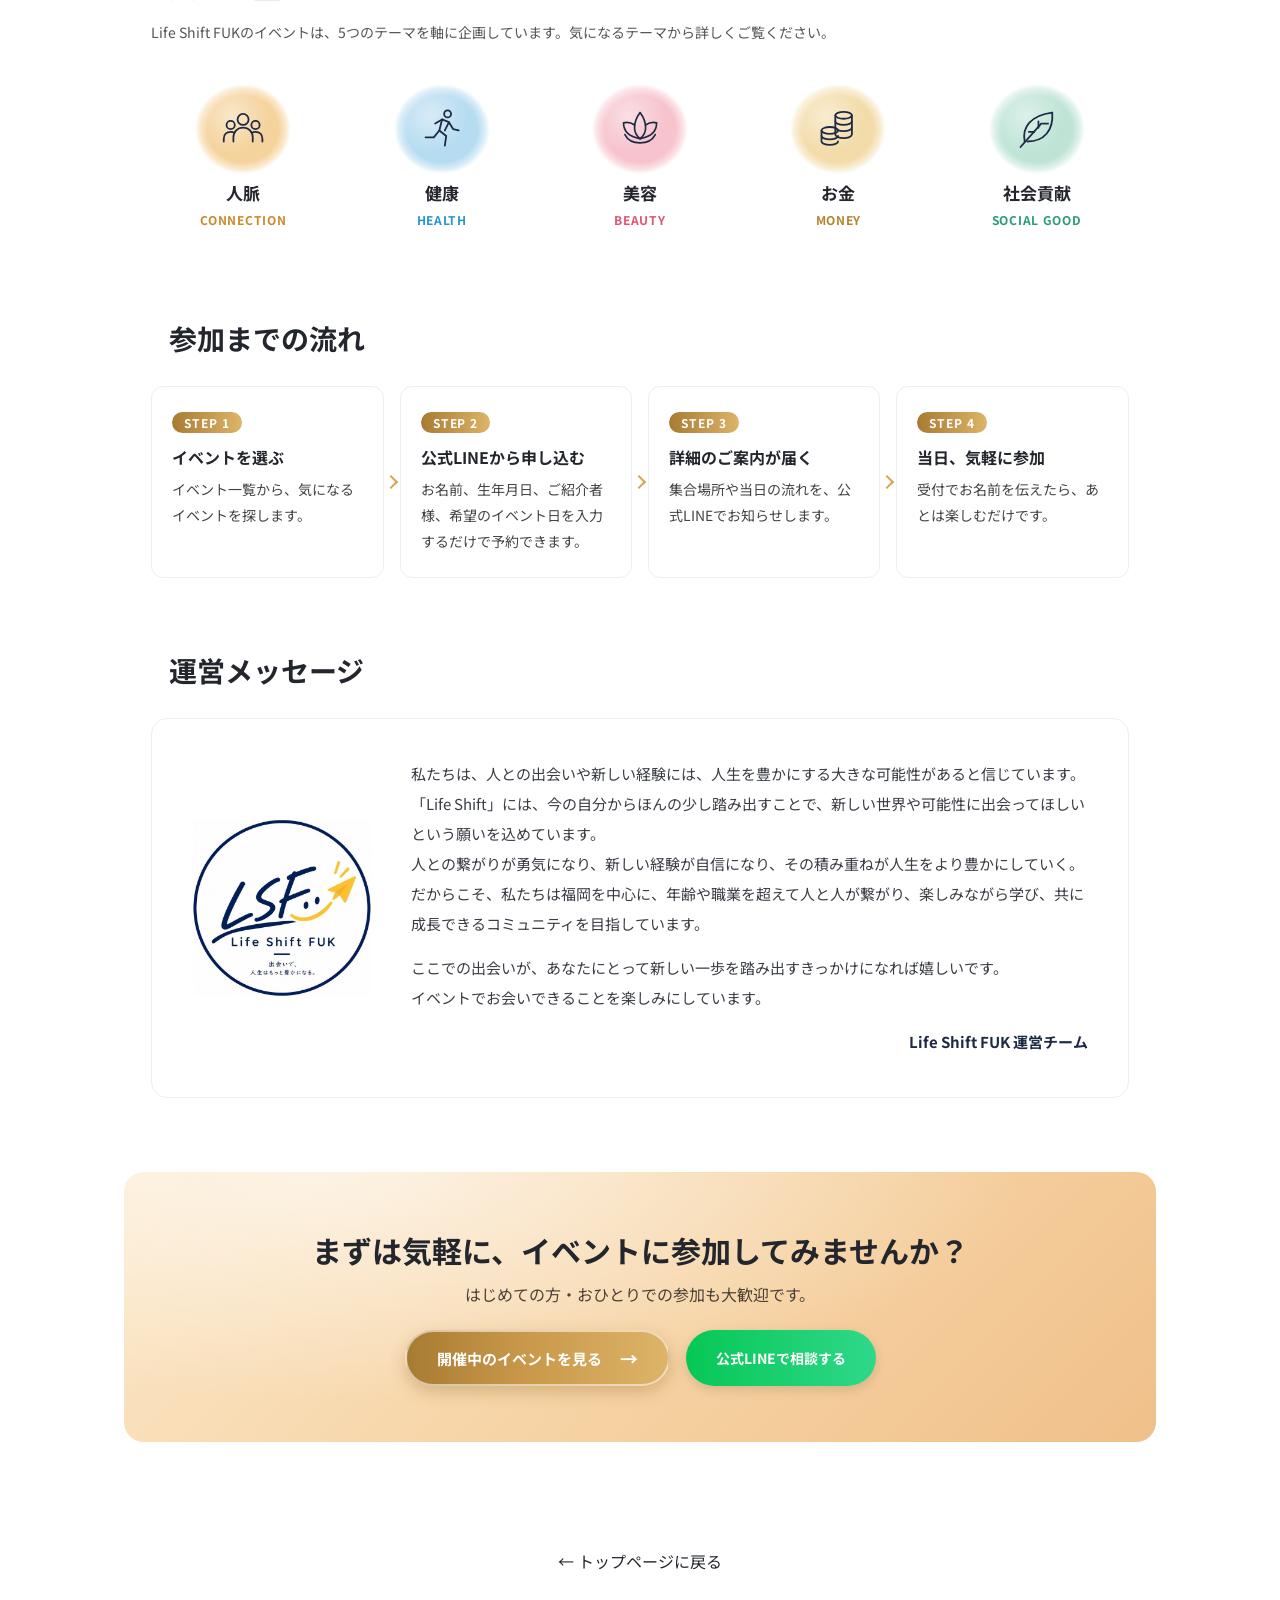
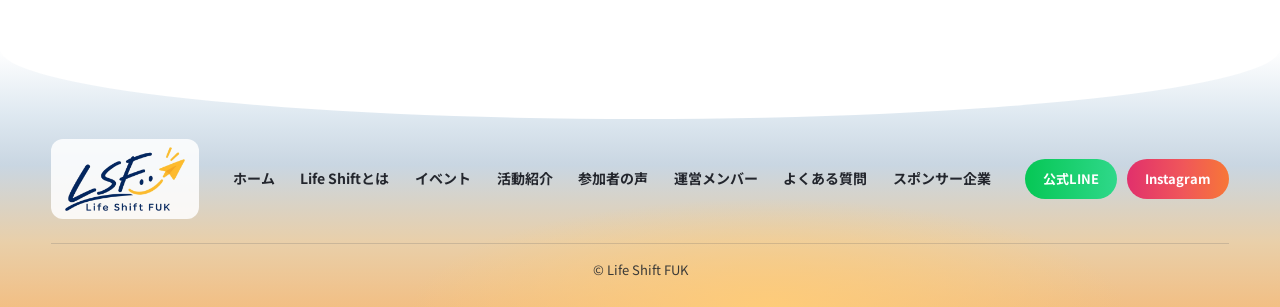
<file: about.html>
<!DOCTYPE html>
<html lang="ja">
<head>
  <meta charset="UTF-8">
  <meta name="viewport" content="width=device-width, initial-scale=1.0">
  <!-- SEO:START 自動生成（scripts/build-seo.js）。ここは直接編集せず、管理画面「検索・SNSの表示（SEO）」で変更してください -->
  <title>Life Shift FUKとは｜Life Shift FUK</title>
  <meta name="description" content="Life Shift FUKは、人生に少し動き出すきっかけをつくる福岡のコミュニティです。想い、大切にしていること、参加の流れをご紹介します。">
  <meta property="og:type" content="article">
  <meta property="og:site_name" content="Life Shift FUK">
  <meta property="og:locale" content="ja_JP">
  <meta property="og:title" content="Life Shift FUKとは｜Life Shift FUK">
  <meta property="og:description" content="Life Shift FUKは、人生に少し動き出すきっかけをつくる福岡のコミュニティです。想い、大切にしていること、参加の流れをご紹介します。">
  <meta name="twitter:card" content="summary">
  <!-- SEO:END -->
  <link rel="preconnect" href="https://fonts.googleapis.com">
  <link rel="preconnect" href="https://fonts.gstatic.com" crossorigin>
  <link href="https://fonts.googleapis.com/css2?family=Noto+Sans+JP:wght@400;500;700&family=Noto+Serif+JP:wght@500;700;900&family=Dancing+Script:wght@600;700&family=Allura&display=swap" rel="stylesheet">
  <script>document.documentElement.classList.add("cms-loading");setTimeout(function(){document.documentElement.classList.remove("cms-loading")},2500);</script>
  <link rel="stylesheet" href="css/style.css">
</head>
<body class="sub-page about-page">

  <header class="site-header">
    <span class="brush" aria-hidden="true"></span>

    <a href="index.html" class="logo">
      <img src="assets/images/logo.png" alt="Life Shift FUK" data-cms-src="settings.logo" width="832" height="444">
    </a>

    <button class="menu-toggle" aria-label="メニューを開く" aria-expanded="false" aria-controls="global-nav">
      <span></span><span></span><span></span>
    </button>

    <div class="header-right" id="global-nav">
      <nav class="global-nav" aria-label="グローバルナビゲーション">
        <ul>
          <li><a href="index.html">ホーム</a></li>
          <li><a href="index.html#about">Life Shiftとは</a></li>
          <li><a href="index.html#events">イベント</a></li>
          <li><a href="index.html#activities">活動紹介</a></li>
          <li><a href="index.html#voices">参加者の声</a></li>
          <li><a href="index.html#faq">よくある質問</a></li>
          <li><a href="sponsors.html">スポンサー企業</a></li>
        </ul>
      </nav>
      <div class="header-sns">
        <a href="https://lin.ee/Sg5S7Pw" data-cms-href="settings.lineUrl" target="_blank" rel="noopener" class="btn-sns btn-line">
          <svg viewBox="0 0 24 24" aria-hidden="true"><path fill="currentColor" d="M12 3C6.5 3 2 6.6 2 11c0 3.9 3.5 7.2 8.3 7.9.3.1.8.2.9.5.1.3.1.7 0 1l-.1.9c0 .3-.2 1 .9.5s5.9-3.5 8.1-6C21.5 14.3 22 12.7 22 11c0-4.4-4.5-8-10-8Zm-3.6 10.4H6.4c-.3 0-.5-.2-.5-.5V9c0-.3.2-.5.5-.5s.5.2.5.5v3.4h1.5c.3 0 .5.2.5.5s-.2.5-.5.5Zm2-.5c0 .3-.2.5-.5.5s-.5-.2-.5-.5V9c0-.3.2-.5.5-.5s.5.2.5.5v3.9Zm4.6 0c0 .2-.1.4-.3.5h-.2c-.2 0-.3-.1-.4-.2l-2-2.8v2.5c0 .3-.2.5-.5.5s-.5-.2-.5-.5V9c0-.2.1-.4.3-.5h.2c.2 0 .3.1.4.2l2 2.8V9c0-.3.2-.5.5-.5s.5.2.5.5v3.9Zm3.2-2.4c.3 0 .5.2.5.5s-.2.5-.5.5h-1.5v.9h1.5c.3 0 .5.2.5.5s-.2.5-.5.5h-2c-.3 0-.5-.2-.5-.5V9c0-.3.2-.5.5-.5h2c.3 0 .5.2.5.5s-.2.5-.5.5h-1.5v.9h1.5Z"/></svg>
          公式LINE
        </a>
        <a href="https://www.instagram.com/life_shift_fukuoka/" data-cms-href="settings.instagramUrl" target="_blank" rel="noopener" class="btn-sns btn-instagram">
          <svg viewBox="0 0 24 24" aria-hidden="true"><rect x="3" y="3" width="18" height="18" rx="5" fill="none" stroke="currentColor" stroke-width="2"/><circle cx="12" cy="12" r="4.2" fill="none" stroke="currentColor" stroke-width="2"/><circle cx="17.3" cy="6.7" r="1.2" fill="currentColor"/></svg>
          Instagram
        </a>
      </div>
    </div>
  </header>

  <main>
    <nav class="breadcrumb" aria-label="パンくずリスト">
      <ol>
        <li><a href="index.html">ホーム</a></li>
        <li aria-current="page">Life Shift FUKとは</li>
      </ol>
    </nav>

    <section class="page-head">
      <p class="section-label">ABOUT US</p>
      <h1 class="split-title">Life Shift FUKとは</h1>
    </section>

    <!-- 想い -->
    <section class="page-section about-intro">
      <figure class="about-intro-photo">
        <img src="assets/images/about-community.jpg" data-cms-src="about.image" alt="Life Shift FUK の交流会に集まった参加者たち">
      </figure>
      <div class="about-intro-text">
        <p class="about-intro-catch" data-cms="about.catch">人生に少し動き出す<br>きっかけをつくる場所。</p>
        <div class="about-intro-body" data-cms-paras="about.body">
          <p>大人になると、新しい人と出会ったり、新しいことに挑戦したりする機会は、意外と少なくなっていきます。毎日が忙しく、気づけば職場と家の往復だけ。そんな方も多いのではないでしょうか。</p>
          <p>Life Shift FUKは、福岡で暮らす人たちが職業や年齢をこえて集まり、イベントや学びを通して新しいつながりを育てていくコミュニティです。</p>
          <p>大きな一歩でなくて大丈夫。「ちょっと行ってみようかな」という気持ちから、人生が少しずつ動き出す。そんなきっかけを、福岡の街でつくっていきます。</p>
        </div>
      </div>
    </section>

    <!-- 名前に込めた想い -->
    <section class="page-section">
      <div class="about-name-box">
        <p class="about-name-script" aria-hidden="true">Life Shift</p>
        <h2 class="theme-h2">名前に込めた想い</h2>
        <p data-cms="about.nameText">「Life Shift」には、人生を大きく変えるのではなく、ほんの少しだけ前に動かす（シフトする）という意味を込めています。「FUK」は福岡空港の空港コード。福岡から新しい一歩へ飛び立つ、ロゴの紙飛行機にもその想いを重ねています。</p>
      </div>
    </section>

    <!-- 大切にしていること -->
    <section class="page-section">
      <h2 class="theme-h2">大切にしていること</h2>
      <ul class="value-list" data-cms-list="values:about.values">
        <li>
          <h3>誰でも、ひとりでも</h3>
          <p>はじめての方やおひとりでの参加が多いコミュニティです。スタッフが会話のきっかけをつくり、自然に輪に入れるようにしています。</p>
        </li>
        <li>
          <h3>楽しむことと、学ぶこと</h3>
          <p>BBQやウォーキングなどの遊びに加えて、お金や健康などの学びの場も。楽しみながら、人生の選択肢を広げていきます。</p>
        </li>
        <li>
          <h3>安心して参加できる場所</h3>
          <p>勧誘や営業を目的とした参加はお断りしています。誰もが心地よく過ごせるよう、運営スタッフが場を見守ります。</p>
        </li>
      </ul>
    </section>

    <!-- 5つのテーマ -->
    <section class="page-section">
      <h2 class="theme-h2">人生を豊かにする5つのテーマ</h2>
      <p class="about-section-lead">Life Shift FUKのイベントは、5つのテーマを軸に企画しています。気になるテーマから詳しくご覧ください。</p>
      <ul class="about-theme-links">
          <li><a href="themes/connection.html" class="theme--connection"><span class="theme-icon"><svg viewBox="0 0 64 64" aria-hidden="true"><g fill="none" stroke="currentColor" stroke-width="2.6" stroke-linecap="round" stroke-linejoin="round"><circle cx="32" cy="18" r="8"/><path d="M18 50v-6c0-8 6-14 14-14s14 6 14 14v6"/><circle cx="14" cy="26" r="6"/><path d="M4 50v-4c0-6 4-10 10-10 2 0 4 .5 5.5 1.5"/><circle cx="50" cy="26" r="6"/><path d="M60 50v-4c0-6-4-10-10-10-2 0-4 .5-5.5 1.5"/></g></svg></span>人脈<small>CONNECTION</small></a></li>
          <li><a href="themes/health.html" class="theme--health"><span class="theme-icon"><svg viewBox="0 0 64 64" aria-hidden="true"><g fill="none" stroke="currentColor" stroke-width="2.6" stroke-linecap="round" stroke-linejoin="round"><circle cx="40" cy="10" r="5"/><path d="M22 24l10-6 10 4 6 10 8 2"/><path d="M32 18l-4 16 10 8-2 14"/><path d="M28 34l-8 10H8"/><path d="M42 22l-6 12"/></g></svg></span>健康<small>HEALTH</small></a></li>
          <li><a href="themes/beauty.html" class="theme--beauty"><span class="theme-icon"><svg viewBox="0 0 64 64" aria-hidden="true"><g fill="none" stroke="currentColor" stroke-width="2.4" stroke-linecap="round" stroke-linejoin="round"><path d="M32 8c-6 8-8 16-8 22s3 12 8 16c5-4 8-10 8-16s-2-14-8-22Z"/><path d="M24 26c-6-4-12-4-16-3 0 10 6 20 24 23"/><path d="M40 26c6-4 12-4 16-3 0 10-6 20-24 23"/><path d="M10 40c4 8 12 12 22 12s18-4 22-12"/></g></svg></span>美容<small>BEAUTY</small></a></li>
          <li><a href="themes/money.html" class="theme--money"><span class="theme-icon"><svg viewBox="0 0 64 64" aria-hidden="true"><g fill="none" stroke="currentColor" stroke-width="2.6" stroke-linecap="round" stroke-linejoin="round"><ellipse cx="40" cy="12" rx="12" ry="5"/><path d="M28 12v28c0 2.8 5.4 5 12 5s12-2.2 12-5V12"/><path d="M28 21c0 2.8 5.4 5 12 5s12-2.2 12-5M28 30c0 2.8 5.4 5 12 5s12-2.2 12-5"/><ellipse cx="20" cy="34" rx="12" ry="5"/><path d="M8 34v16c0 2.8 5.4 5 12 5s12-2.2 12-5"/><path d="M8 42c0 2.8 5.4 5 12 5s12-2.2 12-5"/></g></svg></span>お金<small>MONEY</small></a></li>
          <li><a href="themes/social-good.html" class="theme--social-good"><span class="theme-icon"><svg viewBox="0 0 64 64" aria-hidden="true"><g fill="none" stroke="currentColor" stroke-width="2.6" stroke-linecap="round" stroke-linejoin="round"><path d="M14 50C10 30 22 12 54 8c2 26-12 42-36 42"/><path d="M8 58l30-34"/><path d="M28 36h-8M34 30v-9M40 24h8"/></g></svg></span>社会貢献<small>SOCIAL GOOD</small></a></li>
      </ul>
    </section>

    <!-- 参加の流れ -->
    <section class="page-section">
      <h2 class="theme-h2">参加までの流れ</h2>
      <ol class="flow-list" data-cms-list="flow:about.flow">
        <li>
          <span class="flow-num">STEP 1</span>
          <h3>イベントを選ぶ</h3>
          <p>イベント一覧から、気になるイベントを探します。</p>
        </li>
        <li>
          <span class="flow-num">STEP 2</span>
          <h3>予約フォームから申し込む</h3>
          <p>お名前とメールアドレスを入力するだけで予約できます。</p>
        </li>
        <li>
          <span class="flow-num">STEP 3</span>
          <h3>詳細のご案内が届く</h3>
          <p>集合場所や当日の流れを、メールでお知らせします。</p>
        </li>
        <li>
          <span class="flow-num">STEP 4</span>
          <h3>当日、気軽に参加</h3>
          <p>受付でお名前を伝えたら、あとは楽しむだけです。</p>
        </li>
      </ol>
    </section>

    <!-- 運営メッセージ -->
    <section class="page-section">
      <h2 class="theme-h2">運営メッセージ</h2>
      <div class="about-message">
        <img src="assets/images/logo-circle.jpg" data-cms-src="about.messageLogo" alt="Life Shift FUK ロゴ" class="about-message-logo" width="600" height="600">
        <div>
          <div data-cms-paras="about.message">
            <p>「新しい出会いがほしい」「何か始めたい」。そう思っていても、ひとりで一歩を踏み出すのは勇気がいるものです。</p>
            <p>Life Shift FUKは、そんな気持ちにそっと寄り添える場所でありたいと思っています。ここでの出会いが、あなたの毎日を少し明るくするきっかけになればうれしいです。福岡でお会いできるのを楽しみにしています。</p>
          </div>
          <p class="about-message-sign" data-cms="about.messageSign">Life Shift FUK 運営チーム</p>
        </div>
      </div>
    </section>

    <section class="theme-cta">
      <h2>まずは気軽に、<br class="sp">イベントに参加してみませんか？</h2>
      <p>はじめての方・おひとりでの参加も大歓迎です。</p>
      <div class="theme-cta-buttons">
        <a href="events/index.html" class="btn btn-gold">開催中のイベントを見る <span class="arrow">→</span></a>
        <a href="https://lin.ee/Sg5S7Pw" data-cms-href="settings.lineUrl" target="_blank" rel="noopener" class="btn-sns btn-line">公式LINEで相談する</a>
      </div>
    </section>

    <section class="page-section">
      <p class="back-link"><a href="index.html">← トップページに戻る</a></p>
    </section>
  </main>

  <footer class="site-footer">
    <div class="footer-inner">
      <a href="index.html" class="footer-logo"><img src="assets/images/logo.png" alt="Life Shift FUK" data-cms-src="settings.logo"></a>
      <nav class="footer-nav" aria-label="フッターメニュー">
        <ul>
          <li><a href="index.html">ホーム</a></li>
          <li><a href="index.html#about">Life Shiftとは</a></li>
          <li><a href="index.html#events">イベント</a></li>
          <li><a href="index.html#activities">活動紹介</a></li>
          <li><a href="index.html#voices">参加者の声</a></li>
          <li><a href="members.html">運営メンバー</a></li>
          <li><a href="index.html#faq">よくある質問</a></li>
          <li><a href="sponsors.html">スポンサー企業</a></li>
        </ul>
      </nav>
      <div class="footer-sns-list">
        <a href="https://lin.ee/Sg5S7Pw" target="_blank" rel="noopener" data-cms-href="settings.lineUrl" class="footer-sns footer-sns--line">公式LINE</a>
        <a href="https://www.instagram.com/life_shift_fukuoka/" target="_blank" rel="noopener" data-cms-href="settings.instagramUrl" class="footer-sns footer-sns--instagram">Instagram</a>
      </div>
    </div>
    <p class="footer-copy">&copy; Life Shift FUK</p>
  </footer>

  <script src="js/fonts.js"></script>
  <script src="js/main.js"></script>
</body>
</html>
</file>
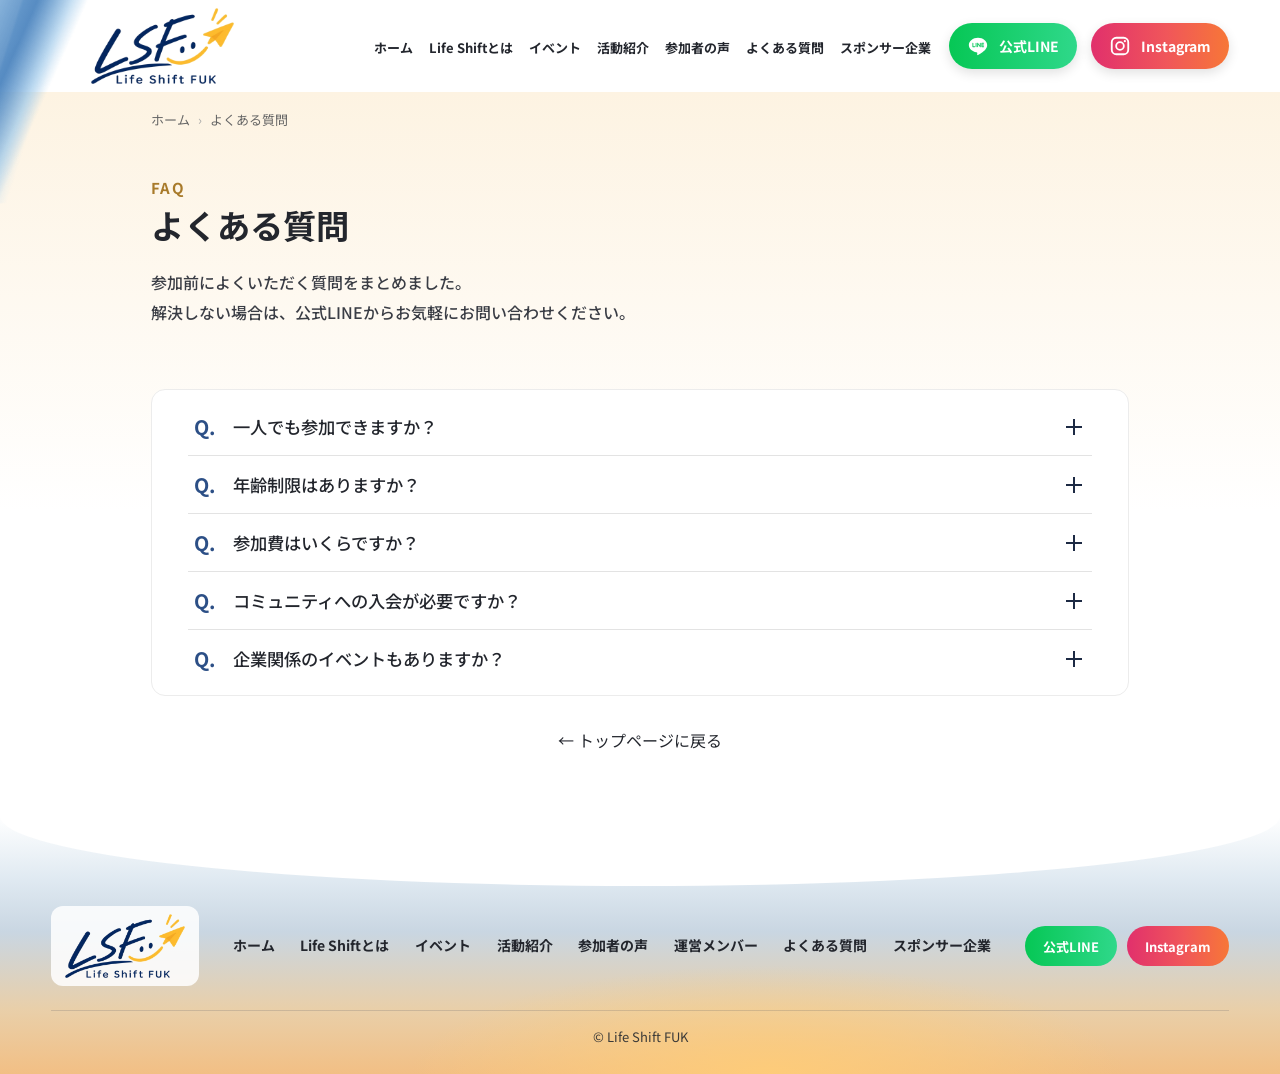
<file: faq.html>
<!DOCTYPE html>
<html lang="ja">
<head>
  <meta charset="UTF-8">
  <meta name="viewport" content="width=device-width, initial-scale=1.0">
  <!-- SEO:START 自動生成（scripts/build-seo.js）。ここは直接編集せず、管理画面「検索・SNSの表示（SEO）」で変更してください -->
  <title>よくある質問｜Life Shift FUK</title>
  <meta name="description" content="Life Shift FUKによく寄せられる質問と回答。">
  <meta property="og:type" content="article">
  <meta property="og:site_name" content="Life Shift FUK">
  <meta property="og:locale" content="ja_JP">
  <meta property="og:title" content="よくある質問｜Life Shift FUK">
  <meta property="og:description" content="Life Shift FUKによく寄せられる質問と回答。">
  <meta name="twitter:card" content="summary">
  <script type="application/ld+json">
{
 "@context": "https://schema.org",
 "@graph": [
  {
   "@type": "FAQPage",
   "mainEntity": [
    {
     "@type": "Question",
     "name": "一人でも参加できますか？",
     "acceptedAnswer": {
      "@type": "Answer",
      "text": "もちろん参加できます！参加者の半数以上がおひとりでの参加です。 アットホームな会なので、初めての方も安心してご参加ください。"
     }
    },
    {
     "@type": "Question",
     "name": "年齢制限はありますか？",
     "acceptedAnswer": {
      "@type": "Answer",
      "text": "20代〜70代の方を中心に、幅広い年代の方が参加しています。 イベントによって対象年齢を設けている場合は、各イベントの詳細ページに記載しています。"
     }
    },
    {
     "@type": "Question",
     "name": "参加費はいくらですか？",
     "acceptedAnswer": {
      "@type": "Answer",
      "text": "イベントによって異なります。カフェ交流会などは1,000円程度、食事を伴う交流会は3,000〜5,000円程度が目安です。 詳しくは各イベントの予約ページをご確認ください。"
     }
    },
    {
     "@type": "Question",
     "name": "コミュニティへの入会が必要ですか？",
     "acceptedAnswer": {
      "@type": "Answer",
      "text": "入会や年会費は必要ありません。参加したいイベントがあるときに、気軽にお申し込みください。 最新情報は公式LINEでお知らせしています。"
     }
    },
    {
     "@type": "Question",
     "name": "企業関係のイベントもありますか？",
     "acceptedAnswer": {
      "@type": "Answer",
      "text": "企業や団体と連携したイベントも開催しています。 イベントの共同開催やご協賛のご相談は、公式LINEまたはInstagramのDMからお気軽にお問い合わせください。"
     }
    }
   ]
  }
 ]
}
  </script>
  <!-- SEO:END -->
  <link rel="preconnect" href="https://fonts.googleapis.com">
  <link rel="preconnect" href="https://fonts.gstatic.com" crossorigin>
  <link href="https://fonts.googleapis.com/css2?family=Noto+Sans+JP:wght@400;500;700&family=Noto+Serif+JP:wght@500;700;900&family=Dancing+Script:wght@600;700&family=Allura&display=swap" rel="stylesheet">
  <script>document.documentElement.classList.add("cms-loading");setTimeout(function(){document.documentElement.classList.remove("cms-loading")},2500);</script>
  <link rel="stylesheet" href="css/style.css">
</head>
<body class="sub-page">

  <header class="site-header">
    <span class="brush" aria-hidden="true"></span>

    <a href="index.html" class="logo">
      <img src="assets/images/logo.png" alt="Life Shift FUK" data-cms-src="settings.logo" width="832" height="444">
    </a>

    <button class="menu-toggle" aria-label="メニューを開く" aria-expanded="false" aria-controls="global-nav">
      <span></span><span></span><span></span>
    </button>

    <div class="header-right" id="global-nav">
      <nav class="global-nav" aria-label="グローバルナビゲーション">
        <ul>
          <li><a href="index.html">ホーム</a></li>
          <li><a href="index.html#about">Life Shiftとは</a></li>
          <li><a href="index.html#events">イベント</a></li>
          <li><a href="index.html#activities">活動紹介</a></li>
          <li><a href="index.html#voices">参加者の声</a></li>
          <li><a href="index.html#faq">よくある質問</a></li>
          <li><a href="sponsors.html">スポンサー企業</a></li>
        </ul>
      </nav>
      <div class="header-sns">
        <a href="https://lin.ee/Sg5S7Pw" data-cms-href="settings.lineUrl" target="_blank" rel="noopener" class="btn-sns btn-line">
          <svg viewBox="0 0 24 24" aria-hidden="true"><path fill="currentColor" d="M12 3C6.5 3 2 6.6 2 11c0 3.9 3.5 7.2 8.3 7.9.3.1.8.2.9.5.1.3.1.7 0 1l-.1.9c0 .3-.2 1 .9.5s5.9-3.5 8.1-6C21.5 14.3 22 12.7 22 11c0-4.4-4.5-8-10-8Zm-3.6 10.4H6.4c-.3 0-.5-.2-.5-.5V9c0-.3.2-.5.5-.5s.5.2.5.5v3.4h1.5c.3 0 .5.2.5.5s-.2.5-.5.5Zm2-.5c0 .3-.2.5-.5.5s-.5-.2-.5-.5V9c0-.3.2-.5.5-.5s.5.2.5.5v3.9Zm4.6 0c0 .2-.1.4-.3.5h-.2c-.2 0-.3-.1-.4-.2l-2-2.8v2.5c0 .3-.2.5-.5.5s-.5-.2-.5-.5V9c0-.2.1-.4.3-.5h.2c.2 0 .3.1.4.2l2 2.8V9c0-.3.2-.5.5-.5s.5.2.5.5v3.9Zm3.2-2.4c.3 0 .5.2.5.5s-.2.5-.5.5h-1.5v.9h1.5c.3 0 .5.2.5.5s-.2.5-.5.5h-2c-.3 0-.5-.2-.5-.5V9c0-.3.2-.5.5-.5h2c.3 0 .5.2.5.5s-.2.5-.5.5h-1.5v.9h1.5Z"/></svg>
          公式LINE
        </a>
        <a href="https://www.instagram.com/life_shift_fukuoka/" data-cms-href="settings.instagramUrl" target="_blank" rel="noopener" class="btn-sns btn-instagram">
          <svg viewBox="0 0 24 24" aria-hidden="true"><rect x="3" y="3" width="18" height="18" rx="5" fill="none" stroke="currentColor" stroke-width="2"/><circle cx="12" cy="12" r="4.2" fill="none" stroke="currentColor" stroke-width="2"/><circle cx="17.3" cy="6.7" r="1.2" fill="currentColor"/></svg>
          Instagram
        </a>
      </div>
    </div>
  </header>

  <main>
    <nav class="breadcrumb" aria-label="パンくずリスト">
      <ol>
        <li><a href="index.html">ホーム</a></li>
        <li aria-current="page">よくある質問</li>
      </ol>
    </nav>

    <section class="page-head">
      <p class="section-label">FAQ</p>
      <h1 class="split-title">よくある質問</h1>
      <p class="split-text">参加前によくいただく質問をまとめました。<br>解決しない場合は、公式LINEからお気軽にお問い合わせください。</p>
    </section>

    <section class="page-section">
      <!-- 質問の内容は js/faq.js で編集できます -->
      <ul class="faq-list faq-list--page" data-cms-list="faq"></ul>
      <p class="back-link"><a href="index.html">← トップページに戻る</a></p>
    </section>
  </main>

  <footer class="site-footer">
    <div class="footer-inner">
      <a href="index.html" class="footer-logo"><img src="assets/images/logo.png" alt="Life Shift FUK" data-cms-src="settings.logo"></a>
      <nav class="footer-nav" aria-label="フッターメニュー">
        <ul>
          <li><a href="index.html">ホーム</a></li>
          <li><a href="index.html#about">Life Shiftとは</a></li>
          <li><a href="index.html#events">イベント</a></li>
          <li><a href="index.html#activities">活動紹介</a></li>
          <li><a href="index.html#voices">参加者の声</a></li>
          <li><a href="members.html">運営メンバー</a></li>
          <li><a href="index.html#faq">よくある質問</a></li>
          <li><a href="sponsors.html">スポンサー企業</a></li>
        </ul>
      </nav>
      <div class="footer-sns-list">
        <a href="https://lin.ee/Sg5S7Pw" target="_blank" rel="noopener" data-cms-href="settings.lineUrl" class="footer-sns footer-sns--line">公式LINE</a>
        <a href="https://www.instagram.com/life_shift_fukuoka/" target="_blank" rel="noopener" data-cms-href="settings.instagramUrl" class="footer-sns footer-sns--instagram">Instagram</a>
      </div>
    </div>
    <p class="footer-copy">&copy; Life Shift FUK</p>
  </footer>

  <script src="js/fonts.js"></script>
  <script src="js/main.js"></script>
</body>
</html>
</file>
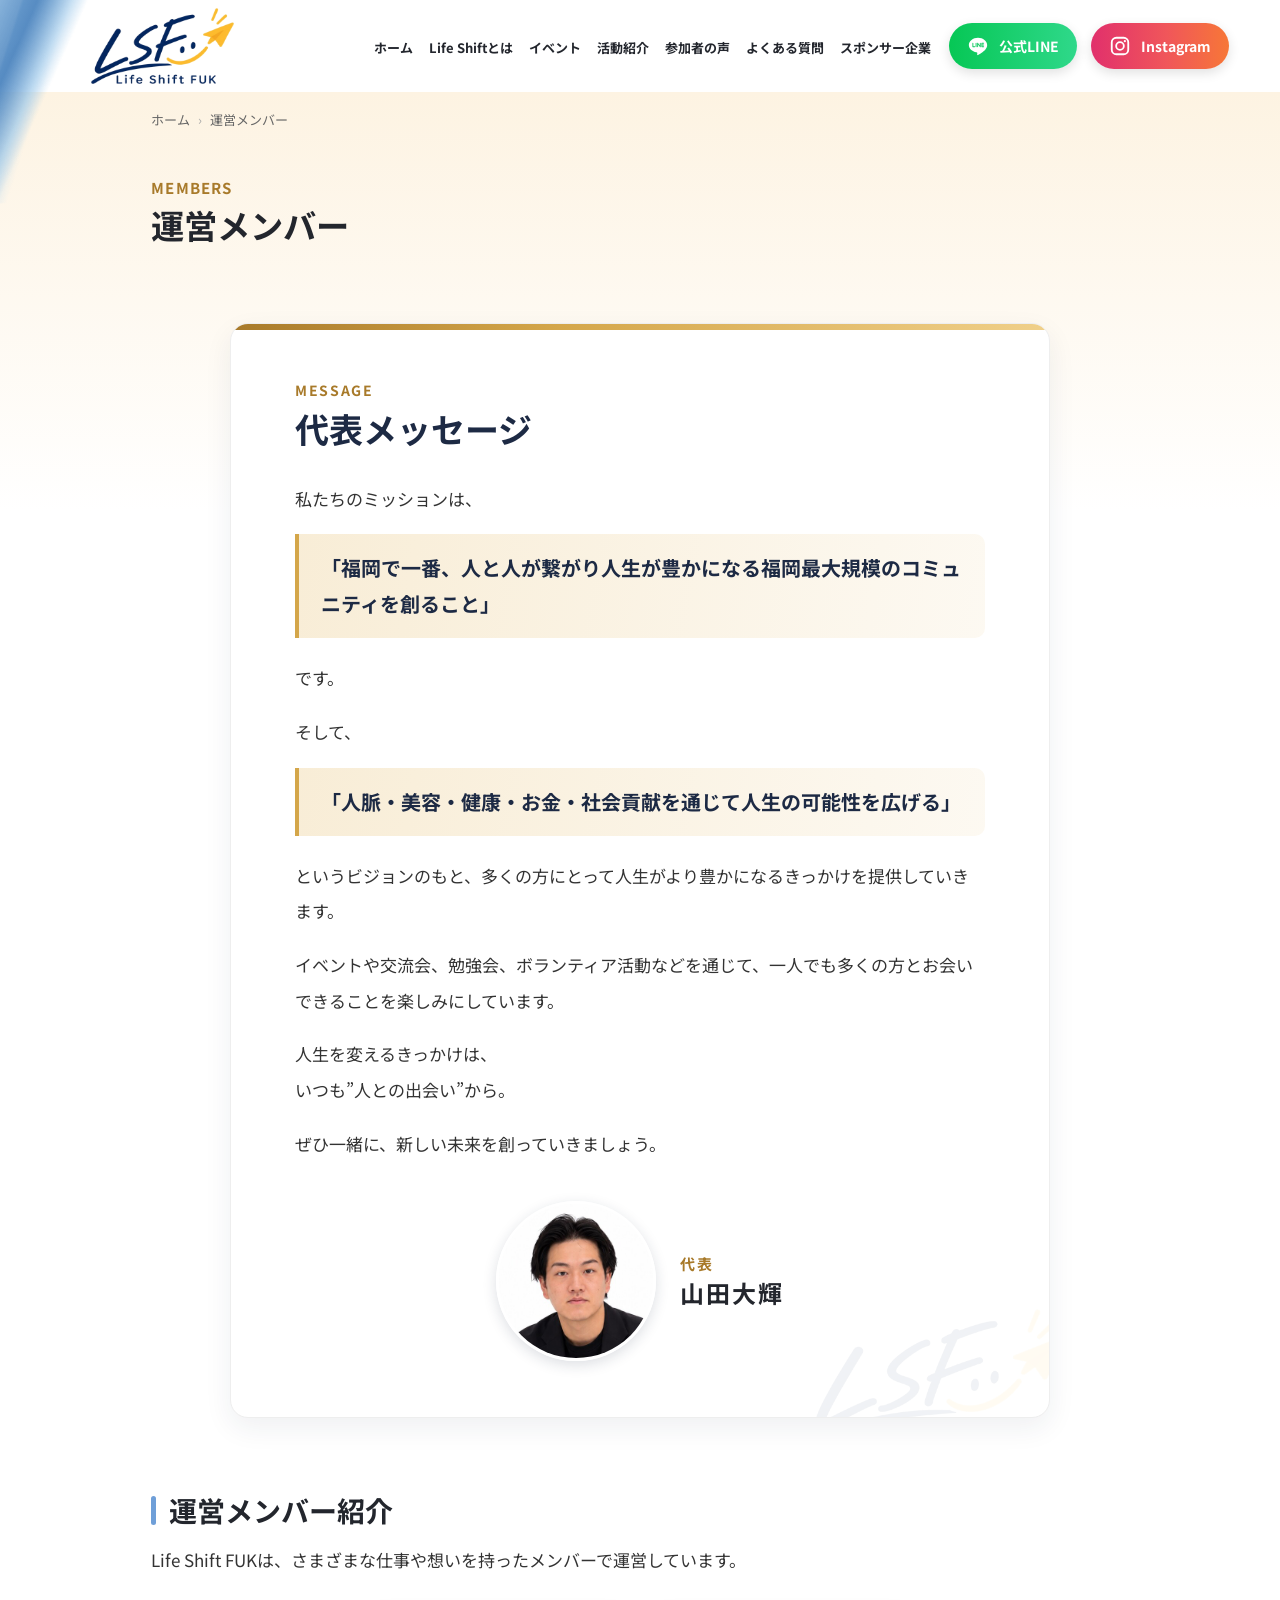
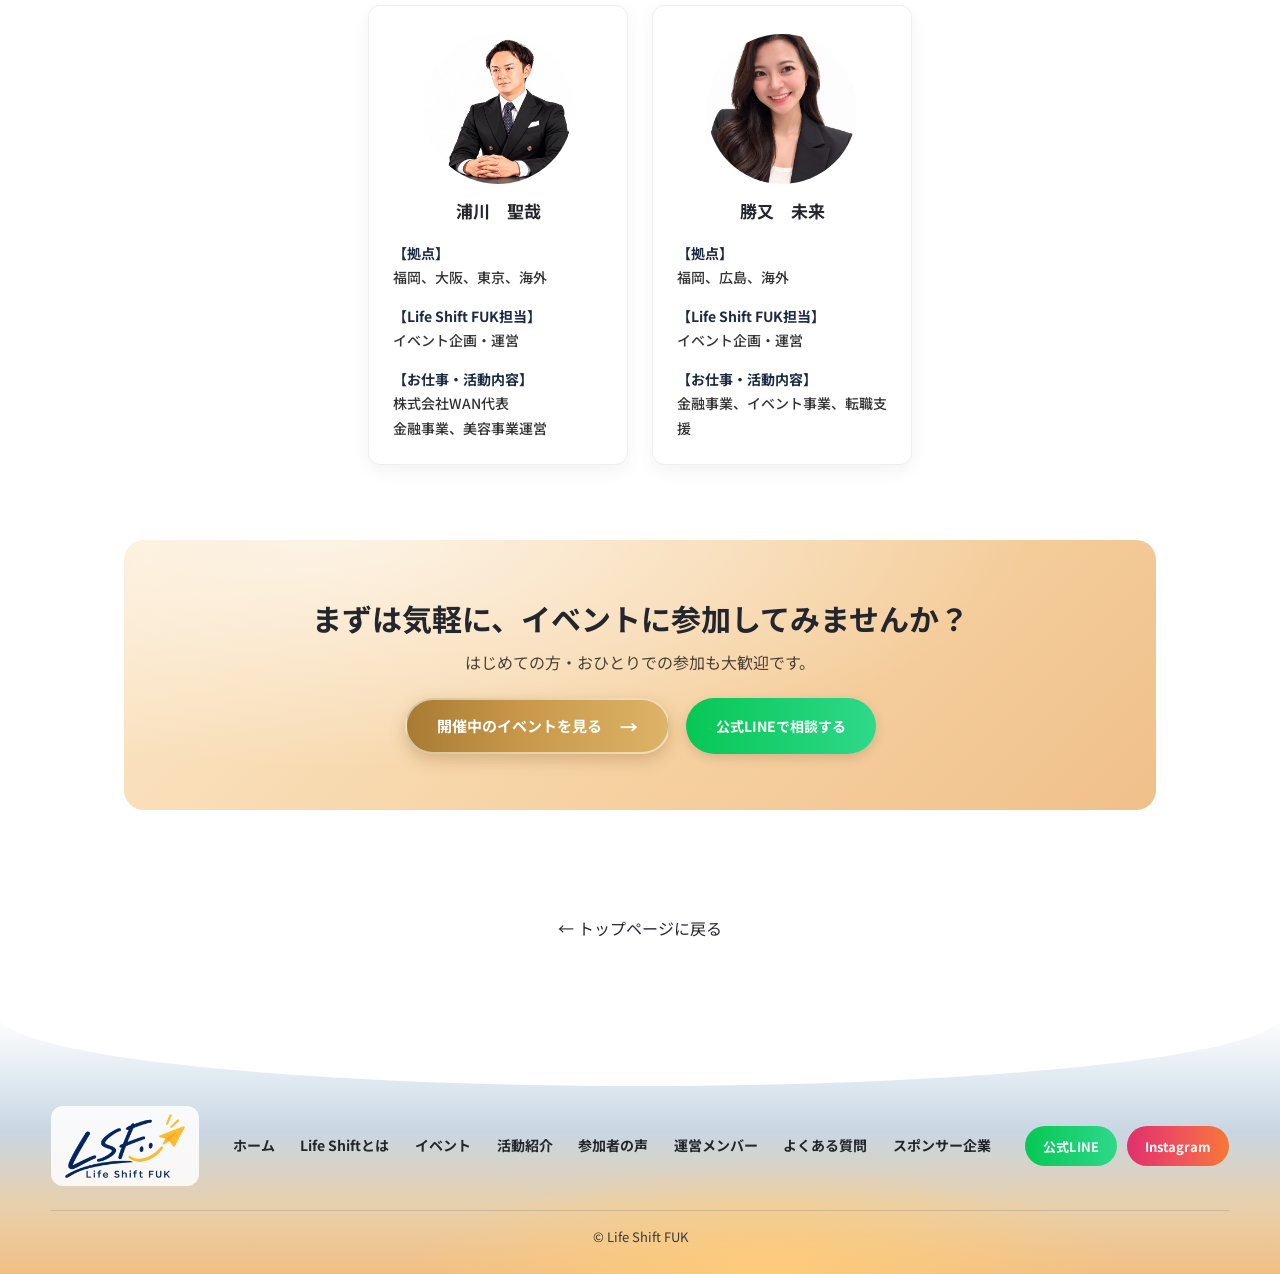
<file: members.html>
<!DOCTYPE html>
<html lang="ja">
<head>
  <meta charset="UTF-8">
  <meta name="viewport" content="width=device-width, initial-scale=1.0">
  <!-- SEO:START 自動生成（scripts/build-seo.js）。ここは直接編集せず、管理画面「検索・SNSの表示（SEO）」で変更してください -->
  <title>運営メンバー｜Life Shift FUK</title>
  <meta name="description" content="Life Shift FUK 運営メンバーより、代表メッセージをお届けします。">
  <meta property="og:type" content="article">
  <meta property="og:site_name" content="Life Shift FUK">
  <meta property="og:locale" content="ja_JP">
  <meta property="og:title" content="運営メンバー｜Life Shift FUK">
  <meta property="og:description" content="Life Shift FUK 運営メンバーより、代表メッセージをお届けします。">
  <meta name="twitter:card" content="summary">
  <!-- SEO:END -->
  <link rel="preconnect" href="https://fonts.googleapis.com">
  <link rel="preconnect" href="https://fonts.gstatic.com" crossorigin>
  <link href="https://fonts.googleapis.com/css2?family=Noto+Sans+JP:wght@400;500;700&family=Noto+Serif+JP:wght@500;700;900&family=Dancing+Script:wght@600;700&family=Allura&display=swap" rel="stylesheet">
  <script>document.documentElement.classList.add("cms-loading");setTimeout(function(){document.documentElement.classList.remove("cms-loading")},2500);</script>
  <link rel="stylesheet" href="css/style.css">
</head>
<body class="sub-page members-page">

  <header class="site-header">
    <span class="brush" aria-hidden="true"></span>

    <a href="index.html" class="logo">
      <img src="assets/images/logo.png" alt="Life Shift FUK" data-cms-src="settings.logo" width="832" height="444">
    </a>

    <button class="menu-toggle" aria-label="メニューを開く" aria-expanded="false" aria-controls="global-nav">
      <span></span><span></span><span></span>
    </button>

    <div class="header-right" id="global-nav">
      <nav class="global-nav" aria-label="グローバルナビゲーション">
        <ul>
          <li><a href="index.html">ホーム</a></li>
          <li><a href="index.html#about">Life Shiftとは</a></li>
          <li><a href="index.html#events">イベント</a></li>
          <li><a href="index.html#activities">活動紹介</a></li>
          <li><a href="index.html#voices">参加者の声</a></li>
          <li><a href="index.html#faq">よくある質問</a></li>
          <li><a href="sponsors.html">スポンサー企業</a></li>
        </ul>
      </nav>
      <div class="header-sns">
        <a href="https://lin.ee/Sg5S7Pw" data-cms-href="settings.lineUrl" target="_blank" rel="noopener" class="btn-sns btn-line">
          <svg viewBox="0 0 24 24" aria-hidden="true"><path fill="currentColor" d="M12 3C6.5 3 2 6.6 2 11c0 3.9 3.5 7.2 8.3 7.9.3.1.8.2.9.5.1.3.1.7 0 1l-.1.9c0 .3-.2 1 .9.5s5.9-3.5 8.1-6C21.5 14.3 22 12.7 22 11c0-4.4-4.5-8-10-8Zm-3.6 10.4H6.4c-.3 0-.5-.2-.5-.5V9c0-.3.2-.5.5-.5s.5.2.5.5v3.4h1.5c.3 0 .5.2.5.5s-.2.5-.5.5Zm2-.5c0 .3-.2.5-.5.5s-.5-.2-.5-.5V9c0-.3.2-.5.5-.5s.5.2.5.5v3.9Zm4.6 0c0 .2-.1.4-.3.5h-.2c-.2 0-.3-.1-.4-.2l-2-2.8v2.5c0 .3-.2.5-.5.5s-.5-.2-.5-.5V9c0-.2.1-.4.3-.5h.2c.2 0 .3.1.4.2l2 2.8V9c0-.3.2-.5.5-.5s.5.2.5.5v3.9Zm3.2-2.4c.3 0 .5.2.5.5s-.2.5-.5.5h-1.5v.9h1.5c.3 0 .5.2.5.5s-.2.5-.5.5h-2c-.3 0-.5-.2-.5-.5V9c0-.3.2-.5.5-.5h2c.3 0 .5.2.5.5s-.2.5-.5.5h-1.5v.9h1.5Z"/></svg>
          公式LINE
        </a>
        <a href="https://www.instagram.com/life_shift_fukuoka/" data-cms-href="settings.instagramUrl" target="_blank" rel="noopener" class="btn-sns btn-instagram">
          <svg viewBox="0 0 24 24" aria-hidden="true"><rect x="3" y="3" width="18" height="18" rx="5" fill="none" stroke="currentColor" stroke-width="2"/><circle cx="12" cy="12" r="4.2" fill="none" stroke="currentColor" stroke-width="2"/><circle cx="17.3" cy="6.7" r="1.2" fill="currentColor"/></svg>
          Instagram
        </a>
      </div>
    </div>
  </header>

  <main>
    <nav class="breadcrumb" aria-label="パンくずリスト">
      <ol>
        <li><a href="index.html">ホーム</a></li>
        <li aria-current="page">運営メンバー</li>
      </ol>
    </nav>

    <section class="page-head">
      <p class="section-label">MEMBERS</p>
      <h1 class="split-title">運営メンバー</h1>
    </section>

    <section class="page-section">
      <article class="members-message">
        <p class="members-message-label">MESSAGE</p>
        <h2 class="members-message-title">代表メッセージ</h2>
        <div class="members-message-body" data-cms-paras="members.message">
          <p>私たちのミッションは、</p>
          <p class="is-quote">「福岡で一番、人と人が繋がり人生が豊かになる1000名規模のコミュニティを創ること」</p>
          <p>です。</p>
          <p>そして、</p>
          <p class="is-quote">「美容・健康・お金・社会貢献を通じて人生の可能性を広げる」</p>
          <p>というビジョンのもと、多くの方にとって人生がより豊かになるきっかけを提供していきます。</p>
          <p>イベントや交流会、勉強会、ボランティア活動などを通じて、一人でも多くの方とお会いできることを楽しみにしています。</p>
          <p>人生を変えるきっかけは、<br>いつも”人との出会い”から。</p>
          <p>ぜひ一緒に、新しい未来を創っていきましょう。</p>
        </div>
        <!-- 署名：写真・役職・名前は管理画面「運営メンバー」→「代表メッセージ」で変更できます -->
        <div class="members-sign">
          <img class="members-sign-photo" src="assets/images/members/representative.jpg" data-cms-src="members.signPhoto" alt="代表の写真">
          <p class="members-message-sign">
            <span class="members-sign-role" data-cms="members.signRole">代表</span>
            <span class="members-sign-name" data-cms="members.signName">山田大輝</span>
          </p>
        </div>
        <img src="assets/images/logo.png" data-cms-src="members.messageLogo" alt="" class="members-message-logo">
      </article>
    </section>

    <!-- 運営メンバー紹介：管理画面「運営メンバー」→「メンバー紹介」で追加・変更できます -->
    <section class="page-section members-team">
      <h2 class="theme-h2" data-cms="members.teamTitle">運営メンバー紹介</h2>
      <p class="members-team-lead" data-cms="members.teamLead">Life Shift FUKは、さまざまな仕事や想いを持ったメンバーで運営しています。</p>
      <ul class="team-list" data-cms-list="team:members.team"></ul>
    </section>

    <section class="theme-cta">
      <h2>まずは気軽に、<br class="sp">イベントに参加してみませんか？</h2>
      <p>はじめての方・おひとりでの参加も大歓迎です。</p>
      <div class="theme-cta-buttons">
        <a href="events/index.html" class="btn btn-gold">開催中のイベントを見る <span class="arrow">→</span></a>
        <a href="https://lin.ee/Sg5S7Pw" data-cms-href="settings.lineUrl" target="_blank" rel="noopener" class="btn-sns btn-line">公式LINEで相談する</a>
      </div>
    </section>

    <section class="page-section">
      <p class="back-link"><a href="index.html">← トップページに戻る</a></p>
    </section>
  </main>

  <footer class="site-footer">
    <div class="footer-inner">
      <a href="index.html" class="footer-logo"><img src="assets/images/logo.png" alt="Life Shift FUK" data-cms-src="settings.logo"></a>
      <nav class="footer-nav" aria-label="フッターメニュー">
        <ul>
          <li><a href="index.html">ホーム</a></li>
          <li><a href="index.html#about">Life Shiftとは</a></li>
          <li><a href="index.html#events">イベント</a></li>
          <li><a href="index.html#activities">活動紹介</a></li>
          <li><a href="index.html#voices">参加者の声</a></li>
          <li><a href="members.html">運営メンバー</a></li>
          <li><a href="index.html#faq">よくある質問</a></li>
          <li><a href="sponsors.html">スポンサー企業</a></li>
        </ul>
      </nav>
      <div class="footer-sns-list">
        <a href="https://lin.ee/Sg5S7Pw" target="_blank" rel="noopener" data-cms-href="settings.lineUrl" class="footer-sns footer-sns--line">公式LINE</a>
        <a href="https://www.instagram.com/life_shift_fukuoka/" target="_blank" rel="noopener" data-cms-href="settings.instagramUrl" class="footer-sns footer-sns--instagram">Instagram</a>
      </div>
    </div>
    <p class="footer-copy">&copy; Life Shift FUK</p>
  </footer>

  <script src="js/fonts.js"></script>
  <script src="js/main.js"></script>
</body>
</html>
</file>
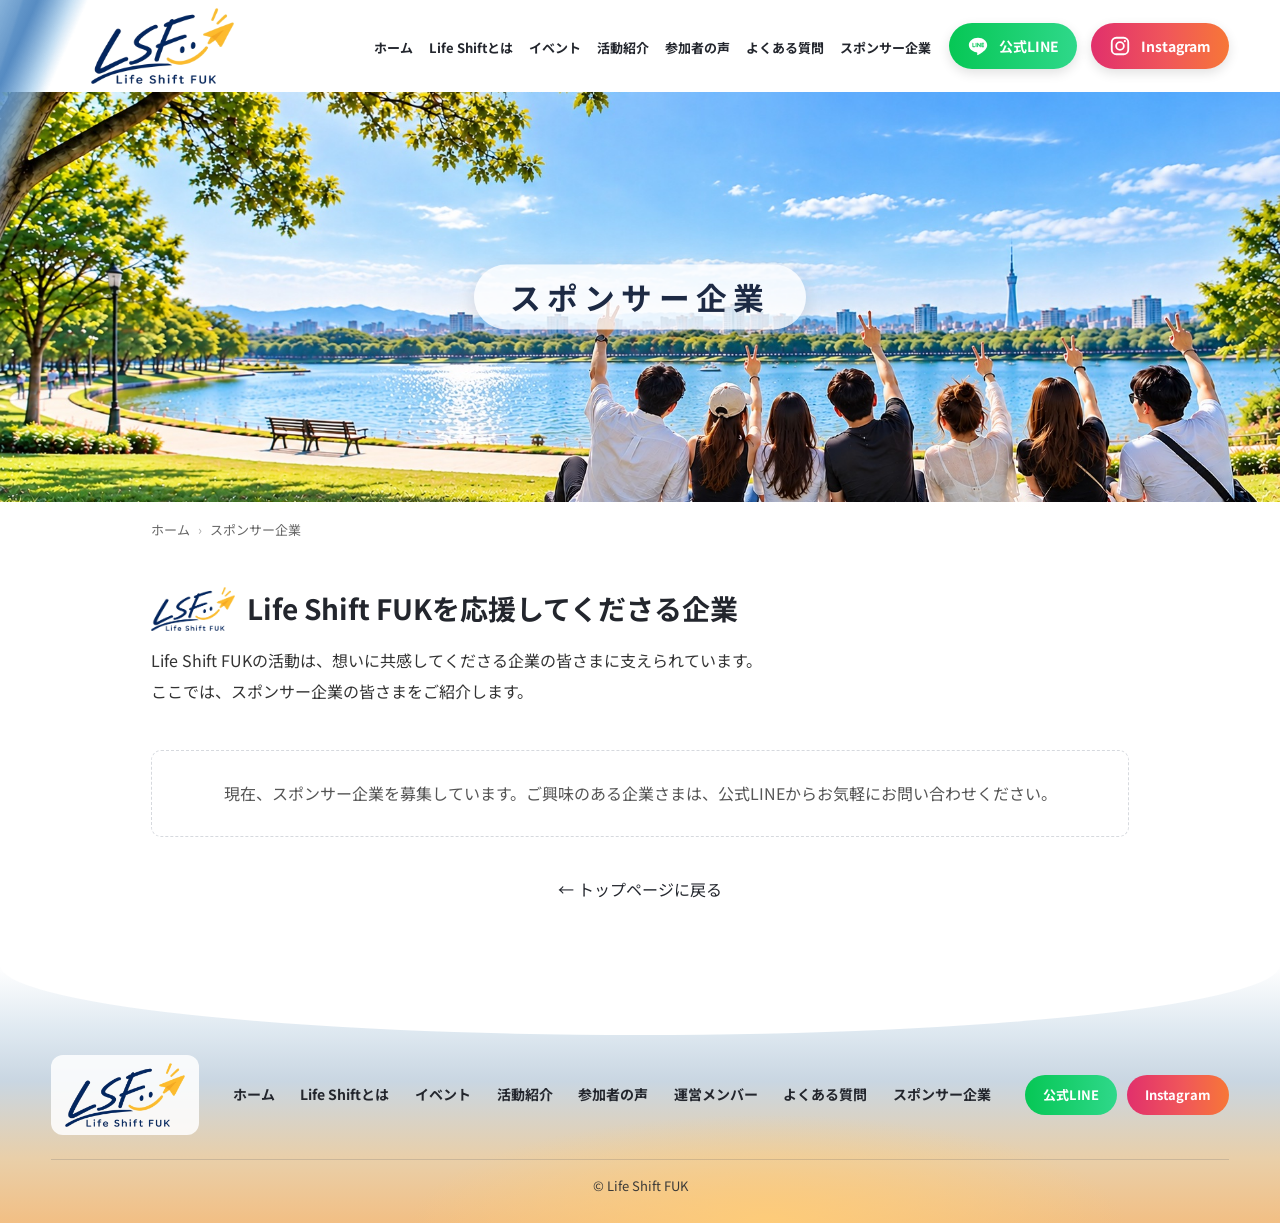
<file: sponsors.html>
<!DOCTYPE html>
<html lang="ja">
<head>
  <meta charset="UTF-8">
  <meta name="viewport" content="width=device-width, initial-scale=1.0">
  <!-- SEO:START 自動生成（scripts/build-seo.js）。ここは直接編集せず、管理画面「検索・SNSの表示（SEO）」で変更してください -->
  <title>スポンサー企業｜Life Shift FUK</title>
  <meta name="description" content="Life Shift FUKの活動を応援してくださるスポンサー企業のご紹介。">
  <meta property="og:type" content="article">
  <meta property="og:site_name" content="Life Shift FUK">
  <meta property="og:locale" content="ja_JP">
  <meta property="og:title" content="スポンサー企業｜Life Shift FUK">
  <meta property="og:description" content="Life Shift FUKの活動を応援してくださるスポンサー企業のご紹介。">
  <meta name="twitter:card" content="summary">
  <!-- SEO:END -->
  <link rel="preconnect" href="https://fonts.googleapis.com">
  <link rel="preconnect" href="https://fonts.gstatic.com" crossorigin>
  <link href="https://fonts.googleapis.com/css2?family=Noto+Sans+JP:wght@400;500;700&family=Noto+Serif+JP:wght@500;700;900&family=Dancing+Script:wght@600;700&family=Allura&display=swap" rel="stylesheet">
  <script>document.documentElement.classList.add("cms-loading");setTimeout(function(){document.documentElement.classList.remove("cms-loading")},2500);</script>
  <link rel="stylesheet" href="css/style.css">
</head>
<body class="sub-page sponsors-page">

  <header class="site-header">
    <span class="brush" aria-hidden="true"></span>

    <a href="index.html" class="logo">
      <img src="assets/images/logo.png" alt="Life Shift FUK" data-cms-src="settings.logo" width="832" height="444">
    </a>

    <button class="menu-toggle" aria-label="メニューを開く" aria-expanded="false" aria-controls="global-nav">
      <span></span><span></span><span></span>
    </button>

    <div class="header-right" id="global-nav">
      <nav class="global-nav" aria-label="グローバルナビゲーション">
        <ul>
          <li><a href="index.html">ホーム</a></li>
          <li><a href="index.html#about">Life Shiftとは</a></li>
          <li><a href="index.html#events">イベント</a></li>
          <li><a href="index.html#activities">活動紹介</a></li>
          <li><a href="index.html#voices">参加者の声</a></li>
          <li><a href="index.html#faq">よくある質問</a></li>
          <li><a href="sponsors.html">スポンサー企業</a></li>
        </ul>
      </nav>
      <div class="header-sns">
        <a href="https://lin.ee/Sg5S7Pw" data-cms-href="settings.lineUrl" target="_blank" rel="noopener" class="btn-sns btn-line">
          <svg viewBox="0 0 24 24" aria-hidden="true"><path fill="currentColor" d="M12 3C6.5 3 2 6.6 2 11c0 3.9 3.5 7.2 8.3 7.9.3.1.8.2.9.5.1.3.1.7 0 1l-.1.9c0 .3-.2 1 .9.5s5.9-3.5 8.1-6C21.5 14.3 22 12.7 22 11c0-4.4-4.5-8-10-8Zm-3.6 10.4H6.4c-.3 0-.5-.2-.5-.5V9c0-.3.2-.5.5-.5s.5.2.5.5v3.4h1.5c.3 0 .5.2.5.5s-.2.5-.5.5Zm2-.5c0 .3-.2.5-.5.5s-.5-.2-.5-.5V9c0-.3.2-.5.5-.5s.5.2.5.5v3.9Zm4.6 0c0 .2-.1.4-.3.5h-.2c-.2 0-.3-.1-.4-.2l-2-2.8v2.5c0 .3-.2.5-.5.5s-.5-.2-.5-.5V9c0-.2.1-.4.3-.5h.2c.2 0 .3.1.4.2l2 2.8V9c0-.3.2-.5.5-.5s.5.2.5.5v3.9Zm3.2-2.4c.3 0 .5.2.5.5s-.2.5-.5.5h-1.5v.9h1.5c.3 0 .5.2.5.5s-.2.5-.5.5h-2c-.3 0-.5-.2-.5-.5V9c0-.3.2-.5.5-.5h2c.3 0 .5.2.5.5s-.2.5-.5.5h-1.5v.9h1.5Z"/></svg>
          公式LINE
        </a>
        <a href="https://www.instagram.com/life_shift_fukuoka/" data-cms-href="settings.instagramUrl" target="_blank" rel="noopener" class="btn-sns btn-instagram">
          <svg viewBox="0 0 24 24" aria-hidden="true"><rect x="3" y="3" width="18" height="18" rx="5" fill="none" stroke="currentColor" stroke-width="2"/><circle cx="12" cy="12" r="4.2" fill="none" stroke="currentColor" stroke-width="2"/><circle cx="17.3" cy="6.7" r="1.2" fill="currentColor"/></svg>
          Instagram
        </a>
      </div>
    </div>
  </header>

  <main>
    <!-- バナー：写真と見出しは管理画面「スポンサー企業」で変更できます -->
    <section class="sponsor-banner">
      <img src="assets/uploads/20261015-962536a2.jpg" data-cms-src="sponsors.banner" alt="">
      <h1 class="sponsor-banner-title" data-cms="sponsors.bannerTitle">スポンサー企業</h1>
    </section>

    <nav class="breadcrumb" aria-label="パンくずリスト">
      <ol>
        <li><a href="index.html">ホーム</a></li>
        <li aria-current="page">スポンサー企業</li>
      </ol>
    </nav>

    <section class="page-section sponsors">
      <h2 class="sponsors-title">
        <img src="assets/images/logo.png" data-cms-src="settings.logo" alt="" class="sponsors-title-logo">
        <span data-cms="sponsors.title">Life Shift FUKを応援してくださる企業</span>
      </h2>
      <p class="sponsors-lead" data-cms="sponsors.lead">Life Shift FUKの活動は、想いに共感してくださる企業の皆さまに支えられています。<br>ここでは、スポンサー企業の皆さまをご紹介します。</p>
      <!-- 企業の内容は管理画面「スポンサー企業」で追加・変更できます -->
      <ul class="sponsor-list" data-cms-list="sponsors:sponsors.list"></ul>
      <p class="sponsor-empty" data-cms="sponsors.empty" hidden>現在、スポンサー企業を募集しています。ご興味のある企業さまは、公式LINEからお気軽にお問い合わせください。</p>
      <p class="back-link"><a href="index.html">← トップページに戻る</a></p>
    </section>
  </main>

  <footer class="site-footer">
    <div class="footer-inner">
      <a href="index.html" class="footer-logo"><img src="assets/images/logo.png" alt="Life Shift FUK" data-cms-src="settings.logo"></a>
      <nav class="footer-nav" aria-label="フッターメニュー">
        <ul>
          <li><a href="index.html">ホーム</a></li>
          <li><a href="index.html#about">Life Shiftとは</a></li>
          <li><a href="index.html#events">イベント</a></li>
          <li><a href="index.html#activities">活動紹介</a></li>
          <li><a href="index.html#voices">参加者の声</a></li>
          <li><a href="members.html">運営メンバー</a></li>
          <li><a href="index.html#faq">よくある質問</a></li>
          <li><a href="sponsors.html">スポンサー企業</a></li>
        </ul>
      </nav>
      <div class="footer-sns-list">
        <a href="https://lin.ee/Sg5S7Pw" target="_blank" rel="noopener" data-cms-href="settings.lineUrl" class="footer-sns footer-sns--line">公式LINE</a>
        <a href="https://www.instagram.com/life_shift_fukuoka/" target="_blank" rel="noopener" data-cms-href="settings.instagramUrl" class="footer-sns footer-sns--instagram">Instagram</a>
      </div>
    </div>
    <p class="footer-copy">&copy; Life Shift FUK</p>
  </footer>

  <script src="js/fonts.js"></script>
  <script src="js/main.js"></script>
</body>
</html>
</file>
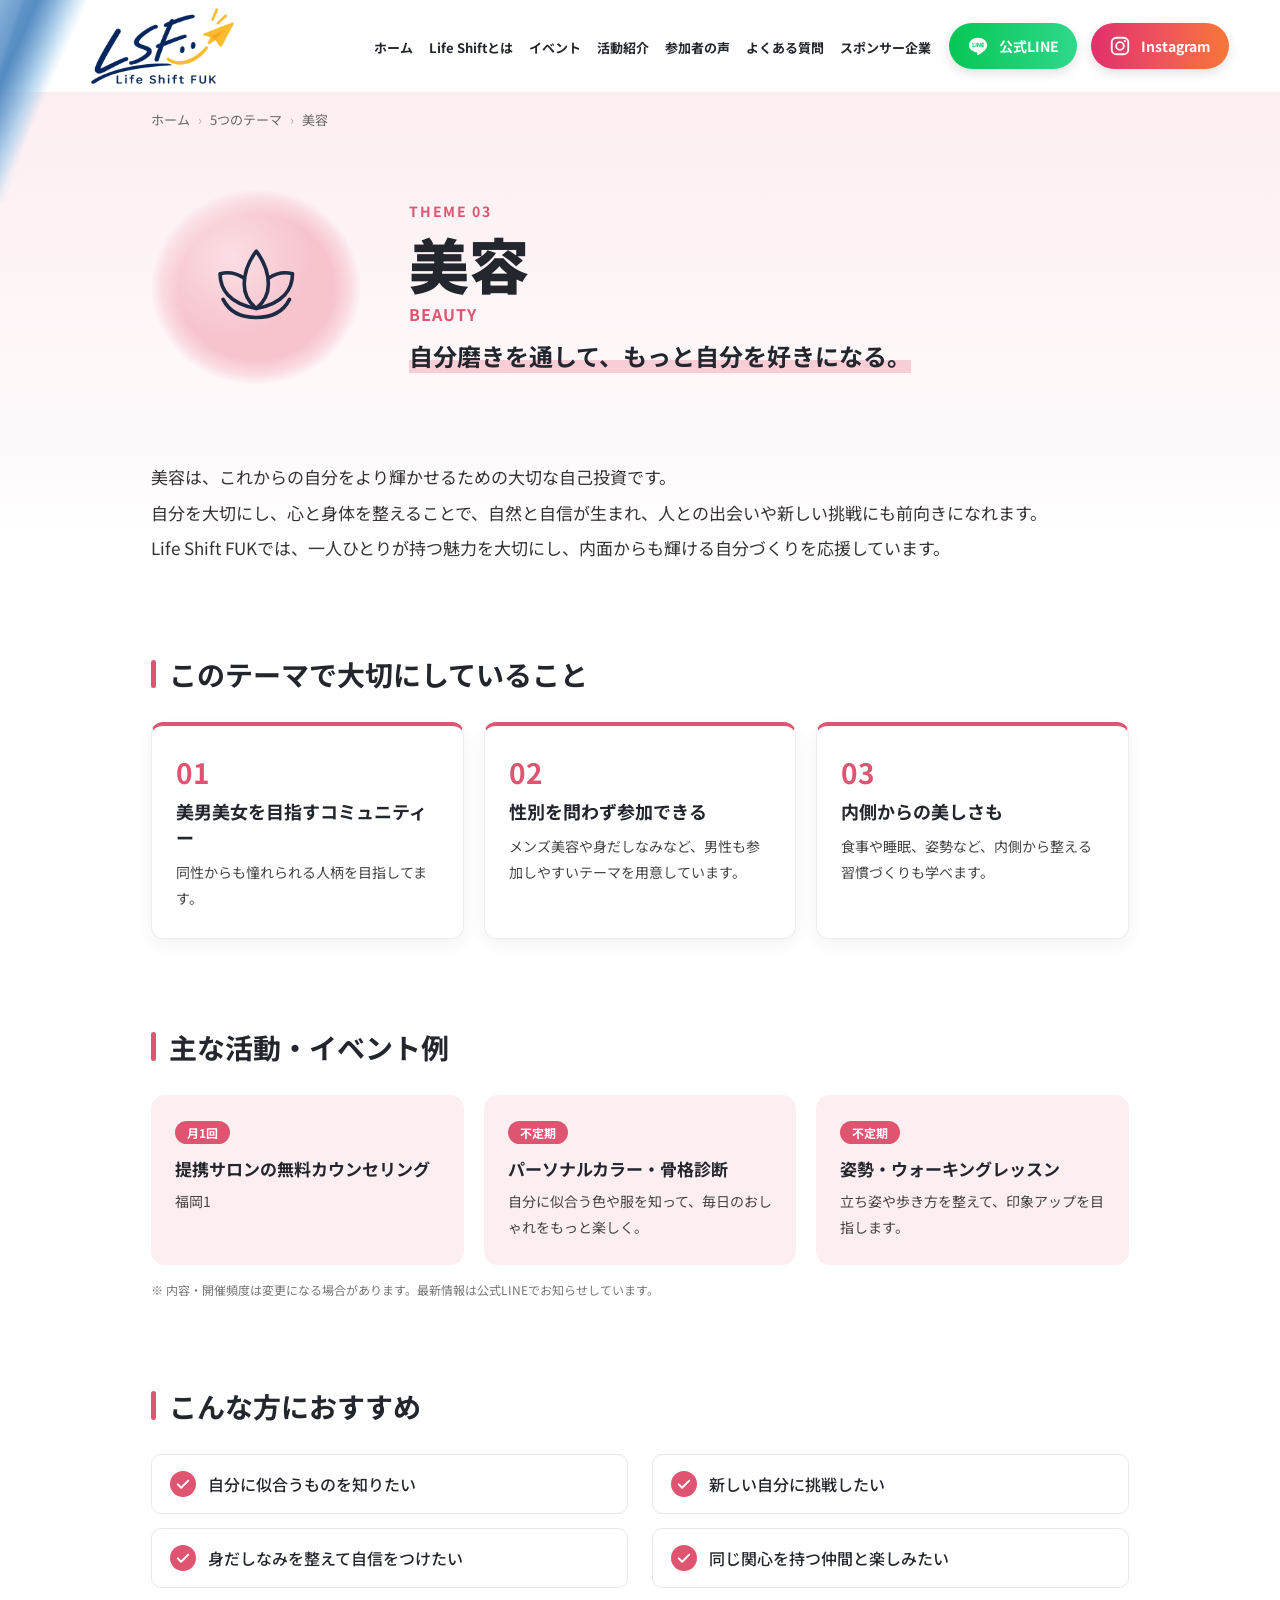
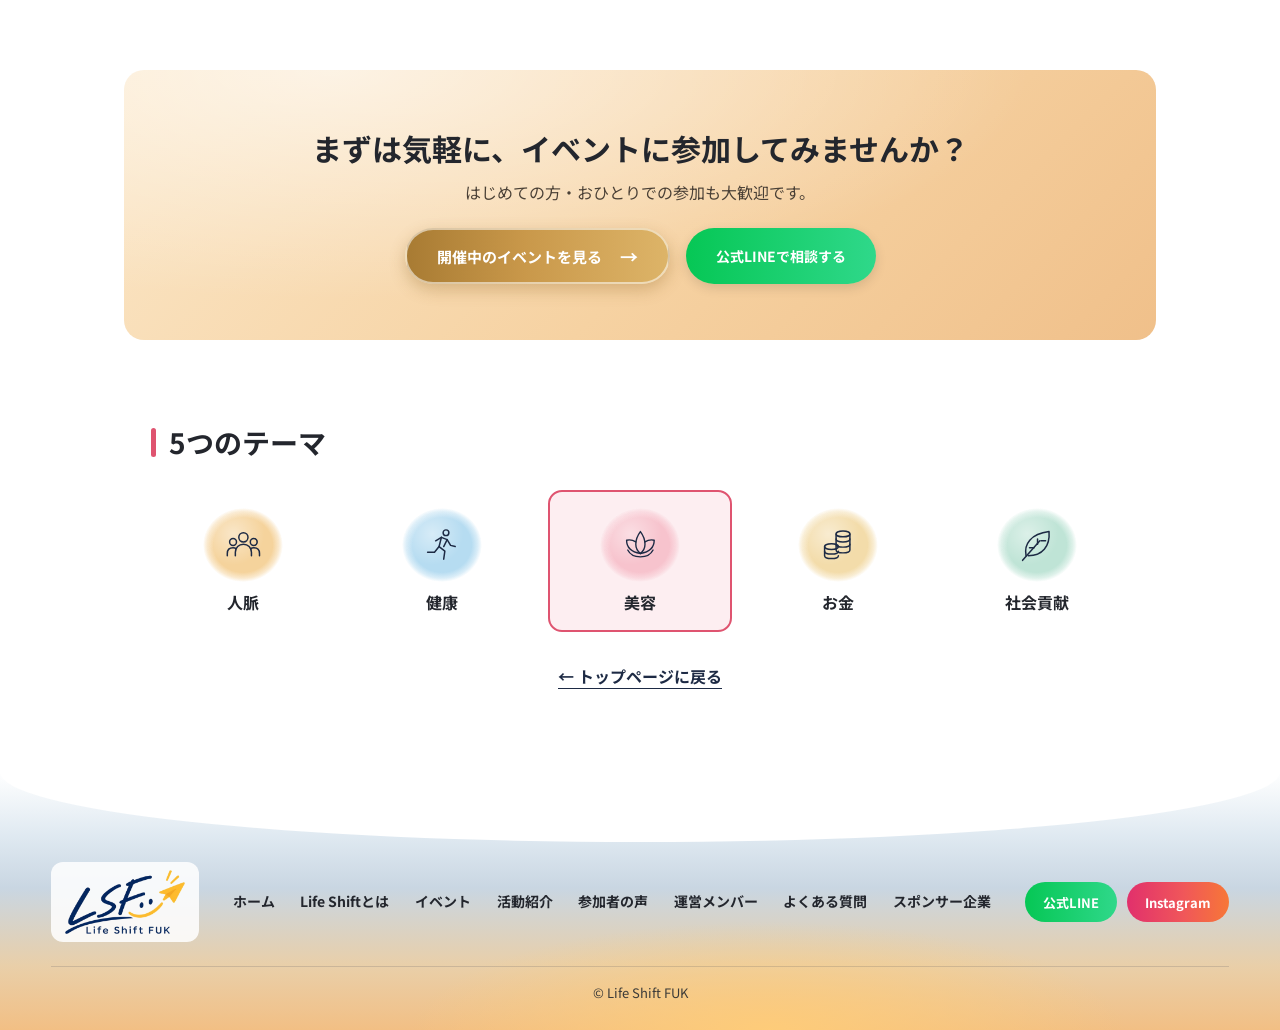
<file: themes/beauty.html>
<!DOCTYPE html>
<html lang="ja">
<head>
  <meta charset="UTF-8">
  <meta name="viewport" content="width=device-width, initial-scale=1.0">
  <!-- SEO:START 自動生成（scripts/build-seo.js）。ここは直接編集せず、管理画面「検索・SNSの表示（SEO）」で変更してください -->
  <title>美容（Beauty）｜Life Shift FUK</title>
  <meta name="description" content="Life Shift FUKの5つのテーマ「美容」。自分磨きを通して、もっと自分を好きになる。">
  <meta property="og:type" content="article">
  <meta property="og:site_name" content="Life Shift FUK">
  <meta property="og:locale" content="ja_JP">
  <meta property="og:title" content="美容（Beauty）｜Life Shift FUK">
  <meta property="og:description" content="Life Shift FUKの5つのテーマ「美容」。自分磨きを通して、もっと自分を好きになる。">
  <meta name="twitter:card" content="summary">
  <!-- SEO:END -->
  <link rel="preconnect" href="https://fonts.googleapis.com">
  <link rel="preconnect" href="https://fonts.gstatic.com" crossorigin>
  <link href="https://fonts.googleapis.com/css2?family=Noto+Sans+JP:wght@400;500;700&family=Noto+Serif+JP:wght@500;700;900&family=Dancing+Script:wght@600;700&family=Allura&display=swap" rel="stylesheet">
  <script>document.documentElement.classList.add("cms-loading");setTimeout(function(){document.documentElement.classList.remove("cms-loading")},2500);</script>
  <link rel="stylesheet" href="../css/style.css">
</head>
<body class="theme-page theme--beauty">

  <header class="site-header">
    <span class="brush" aria-hidden="true"></span>

    <a href="../index.html" class="logo">
      <img src="../assets/images/logo.png" alt="Life Shift FUK" data-cms-src="settings.logo" width="832" height="444">
    </a>

    <button class="menu-toggle" aria-label="メニューを開く" aria-expanded="false" aria-controls="global-nav">
      <span></span><span></span><span></span>
    </button>

    <div class="header-right" id="global-nav">
      <nav class="global-nav" aria-label="グローバルナビゲーション">
        <ul>
          <li><a href="../index.html">ホーム</a></li>
          <li><a href="../index.html#about">Life Shiftとは</a></li>
          <li><a href="../index.html#events">イベント</a></li>
          <li><a href="../index.html#activities">活動紹介</a></li>
          <li><a href="../index.html#voices">参加者の声</a></li>
          <li><a href="../index.html#faq">よくある質問</a></li>
          <li><a href="../sponsors.html">スポンサー企業</a></li>
        </ul>
      </nav>
      <div class="header-sns">
        <a href="https://lin.ee/Sg5S7Pw" data-cms-href="settings.lineUrl" target="_blank" rel="noopener" class="btn-sns btn-line">
          <svg viewBox="0 0 24 24" aria-hidden="true"><path fill="currentColor" d="M12 3C6.5 3 2 6.6 2 11c0 3.9 3.5 7.2 8.3 7.9.3.1.8.2.9.5.1.3.1.7 0 1l-.1.9c0 .3-.2 1 .9.5s5.9-3.5 8.1-6C21.5 14.3 22 12.7 22 11c0-4.4-4.5-8-10-8Zm-3.6 10.4H6.4c-.3 0-.5-.2-.5-.5V9c0-.3.2-.5.5-.5s.5.2.5.5v3.4h1.5c.3 0 .5.2.5.5s-.2.5-.5.5Zm2-.5c0 .3-.2.5-.5.5s-.5-.2-.5-.5V9c0-.3.2-.5.5-.5s.5.2.5.5v3.9Zm4.6 0c0 .2-.1.4-.3.5h-.2c-.2 0-.3-.1-.4-.2l-2-2.8v2.5c0 .3-.2.5-.5.5s-.5-.2-.5-.5V9c0-.2.1-.4.3-.5h.2c.2 0 .3.1.4.2l2 2.8V9c0-.3.2-.5.5-.5s.5.2.5.5v3.9Zm3.2-2.4c.3 0 .5.2.5.5s-.2.5-.5.5h-1.5v.9h1.5c.3 0 .5.2.5.5s-.2.5-.5.5h-2c-.3 0-.5-.2-.5-.5V9c0-.3.2-.5.5-.5h2c.3 0 .5.2.5.5s-.2.5-.5.5h-1.5v.9h1.5Z"/></svg>
          公式LINE
        </a>
        <a href="https://www.instagram.com/life_shift_fukuoka/" data-cms-href="settings.instagramUrl" target="_blank" rel="noopener" class="btn-sns btn-instagram">
          <svg viewBox="0 0 24 24" aria-hidden="true"><rect x="3" y="3" width="18" height="18" rx="5" fill="none" stroke="currentColor" stroke-width="2"/><circle cx="12" cy="12" r="4.2" fill="none" stroke="currentColor" stroke-width="2"/><circle cx="17.3" cy="6.7" r="1.2" fill="currentColor"/></svg>
          Instagram
        </a>
      </div>
    </div>
  </header>

  <main>
    <nav class="breadcrumb" aria-label="パンくずリスト">
      <ol>
        <li><a href="../index.html">ホーム</a></li>
        <li><a href="../index.html#themes">5つのテーマ</a></li>
        <li aria-current="page">美容</li>
      </ol>
    </nav>

    <section class="theme-hero">
      <span class="theme-icon theme-icon--lg"><svg viewBox="0 0 64 64" aria-hidden="true"><g fill="none" stroke="currentColor" stroke-width="2.4" stroke-linecap="round" stroke-linejoin="round"><path d="M32 8c-6 8-8 16-8 22s3 12 8 16c5-4 8-10 8-16s-2-14-8-22Z"/><path d="M24 26c-6-4-12-4-16-3 0 10 6 20 24 23"/><path d="M40 26c6-4 12-4 16-3 0 10-6 20-24 23"/><path d="M10 40c4 8 12 12 22 12s18-4 22-12"/></g></svg></span>
      <div class="theme-hero-text">
        <p class="theme-hero-label">THEME 03</p>
        <h1>美容<span class="theme-en">BEAUTY</span></h1>
        <p class="theme-hero-catch" data-cms="themes.beauty.catch">自分磨きを通して、もっと自分を好きになる。</p>
      </div>
    </section>

    <section class="theme-section">
      <p class="theme-lead-text" data-cms="themes.beauty.lead">美容は、見た目を整えるだけでなく、自分に自信を持つための大切な時間です。プロから学ぶメイクやファッション、スキンケアなど、男女問わず楽しめる自分磨きの機会を用意しています。</p>
    </section>

    <section class="theme-section">
      <h2 class="theme-h2">このテーマで大切にしていること</h2>
      <ul class="point-list" data-cms-list="points:themes.beauty.points">
          <li>
            <span class="point-num">01</span>
            <h3>プロから楽しく学べる</h3>
            <p>メイクアップアーティストやスタイリストを招いたワークショップを開催します。</p>
          </li>
          <li>
            <span class="point-num">02</span>
            <h3>性別を問わず参加できる</h3>
            <p>メンズ美容や身だしなみなど、男性も参加しやすいテーマを用意しています。</p>
          </li>
          <li>
            <span class="point-num">03</span>
            <h3>内側からの美しさも</h3>
            <p>食事や睡眠、姿勢など、内側から整える習慣づくりも学べます。</p>
          </li>
      </ul>
    </section>

    <section class="theme-section">
      <h2 class="theme-h2">主な活動・イベント例</h2>
      <ul class="event-list" data-cms-list="theme-events:themes.beauty.events">
          <li class="event-card">
            <span class="event-tag">月1回</span>
            <h3>メイク・スキンケア講座</h3>
            <p>自分に似合うメイクや、季節に合わせたスキンケアを学びます。</p>
          </li>
          <li class="event-card">
            <span class="event-tag">不定期</span>
            <h3>パーソナルカラー・骨格診断</h3>
            <p>自分に似合う色や服を知って、毎日のおしゃれをもっと楽しく。</p>
          </li>
          <li class="event-card">
            <span class="event-tag">不定期</span>
            <h3>姿勢・ウォーキングレッスン</h3>
            <p>立ち姿や歩き方を整えて、印象アップを目指します。</p>
          </li>
      </ul>
      <p class="theme-note">※ 内容・開催頻度は変更になる場合があります。最新情報は公式LINEでお知らせしています。</p>
    </section>

    <section class="theme-section">
      <h2 class="theme-h2">こんな方におすすめ</h2>
      <ul class="recommend-list" data-cms-list="recommend:themes.beauty.recommend">
          <li><svg viewBox="0 0 24 24" aria-hidden="true"><path d="M5 12.5l4.5 4.5L19 7.5" fill="none" stroke="currentColor" stroke-width="2.6" stroke-linecap="round" stroke-linejoin="round"/></svg>自分に似合うものを知りたい</li>
          <li><svg viewBox="0 0 24 24" aria-hidden="true"><path d="M5 12.5l4.5 4.5L19 7.5" fill="none" stroke="currentColor" stroke-width="2.6" stroke-linecap="round" stroke-linejoin="round"/></svg>新しい自分に挑戦したい</li>
          <li><svg viewBox="0 0 24 24" aria-hidden="true"><path d="M5 12.5l4.5 4.5L19 7.5" fill="none" stroke="currentColor" stroke-width="2.6" stroke-linecap="round" stroke-linejoin="round"/></svg>身だしなみを整えて自信をつけたい</li>
          <li><svg viewBox="0 0 24 24" aria-hidden="true"><path d="M5 12.5l4.5 4.5L19 7.5" fill="none" stroke="currentColor" stroke-width="2.6" stroke-linecap="round" stroke-linejoin="round"/></svg>同じ関心を持つ仲間と楽しみたい</li>
      </ul>
    </section>

    <section class="theme-cta">
      <h2>まずは気軽に、<br class="sp">イベントに参加してみませんか？</h2>
      <p>はじめての方・おひとりでの参加も大歓迎です。</p>
      <div class="theme-cta-buttons">
        <a href="../events/index.html" class="btn btn-gold">開催中のイベントを見る <span class="arrow">→</span></a>
        <a href="https://lin.ee/Sg5S7Pw" data-cms-href="settings.lineUrl" target="_blank" rel="noopener" class="btn-sns btn-line">公式LINEで相談する</a>
      </div>
    </section>

    <section class="theme-section other-themes">
      <h2 class="theme-h2">5つのテーマ</h2>
      <ul>
          <li><a href="connection.html" class="theme--connection"><span class="theme-icon"><svg viewBox="0 0 64 64" aria-hidden="true"><g fill="none" stroke="currentColor" stroke-width="2.6" stroke-linecap="round" stroke-linejoin="round"><circle cx="32" cy="18" r="8"/><path d="M18 50v-6c0-8 6-14 14-14s14 6 14 14v6"/><circle cx="14" cy="26" r="6"/><path d="M4 50v-4c0-6 4-10 10-10 2 0 4 .5 5.5 1.5"/><circle cx="50" cy="26" r="6"/><path d="M60 50v-4c0-6-4-10-10-10-2 0-4 .5-5.5 1.5"/></g></svg></span>人脈</a></li>
          <li><a href="health.html" class="theme--health"><span class="theme-icon"><svg viewBox="0 0 64 64" aria-hidden="true"><g fill="none" stroke="currentColor" stroke-width="2.6" stroke-linecap="round" stroke-linejoin="round"><circle cx="40" cy="10" r="5"/><path d="M22 24l10-6 10 4 6 10 8 2"/><path d="M32 18l-4 16 10 8-2 14"/><path d="M28 34l-8 10H8"/><path d="M42 22l-6 12"/></g></svg></span>健康</a></li>
          <li><a href="beauty.html" class="theme--beauty is-current" aria-current="page"><span class="theme-icon"><svg viewBox="0 0 64 64" aria-hidden="true"><g fill="none" stroke="currentColor" stroke-width="2.4" stroke-linecap="round" stroke-linejoin="round"><path d="M32 8c-6 8-8 16-8 22s3 12 8 16c5-4 8-10 8-16s-2-14-8-22Z"/><path d="M24 26c-6-4-12-4-16-3 0 10 6 20 24 23"/><path d="M40 26c6-4 12-4 16-3 0 10-6 20-24 23"/><path d="M10 40c4 8 12 12 22 12s18-4 22-12"/></g></svg></span>美容</a></li>
          <li><a href="money.html" class="theme--money"><span class="theme-icon"><svg viewBox="0 0 64 64" aria-hidden="true"><g fill="none" stroke="currentColor" stroke-width="2.6" stroke-linecap="round" stroke-linejoin="round"><ellipse cx="40" cy="12" rx="12" ry="5"/><path d="M28 12v28c0 2.8 5.4 5 12 5s12-2.2 12-5V12"/><path d="M28 21c0 2.8 5.4 5 12 5s12-2.2 12-5M28 30c0 2.8 5.4 5 12 5s12-2.2 12-5"/><ellipse cx="20" cy="34" rx="12" ry="5"/><path d="M8 34v16c0 2.8 5.4 5 12 5s12-2.2 12-5"/><path d="M8 42c0 2.8 5.4 5 12 5s12-2.2 12-5"/></g></svg></span>お金</a></li>
          <li><a href="social-good.html" class="theme--social-good"><span class="theme-icon"><svg viewBox="0 0 64 64" aria-hidden="true"><g fill="none" stroke="currentColor" stroke-width="2.6" stroke-linecap="round" stroke-linejoin="round"><path d="M14 50C10 30 22 12 54 8c2 26-12 42-36 42"/><path d="M8 58l30-34"/><path d="M28 36h-8M34 30v-9M40 24h8"/></g></svg></span>社会貢献</a></li>
      </ul>
      <p class="back-link"><a href="../index.html#themes">← トップページに戻る</a></p>
    </section>
  </main>

  <footer class="site-footer">
    <div class="footer-inner">
      <a href="../index.html" class="footer-logo"><img src="../assets/images/logo.png" alt="Life Shift FUK" data-cms-src="settings.logo"></a>
      <nav class="footer-nav" aria-label="フッターメニュー">
        <ul>
          <li><a href="../index.html">ホーム</a></li>
          <li><a href="../index.html#about">Life Shiftとは</a></li>
          <li><a href="../index.html#events">イベント</a></li>
          <li><a href="../index.html#activities">活動紹介</a></li>
          <li><a href="../index.html#voices">参加者の声</a></li>
          <li><a href="../members.html">運営メンバー</a></li>
          <li><a href="../index.html#faq">よくある質問</a></li>
          <li><a href="../sponsors.html">スポンサー企業</a></li>
        </ul>
      </nav>
      <div class="footer-sns-list">
        <a href="https://lin.ee/Sg5S7Pw" target="_blank" rel="noopener" data-cms-href="settings.lineUrl" class="footer-sns footer-sns--line">公式LINE</a>
        <a href="https://www.instagram.com/life_shift_fukuoka/" target="_blank" rel="noopener" data-cms-href="settings.instagramUrl" class="footer-sns footer-sns--instagram">Instagram</a>
      </div>
    </div>
    <p class="footer-copy">&copy; Life Shift FUK</p>
  </footer>

  <script src="../js/fonts.js"></script>
  <script src="../js/main.js"></script>
</body>
</html>
</file>
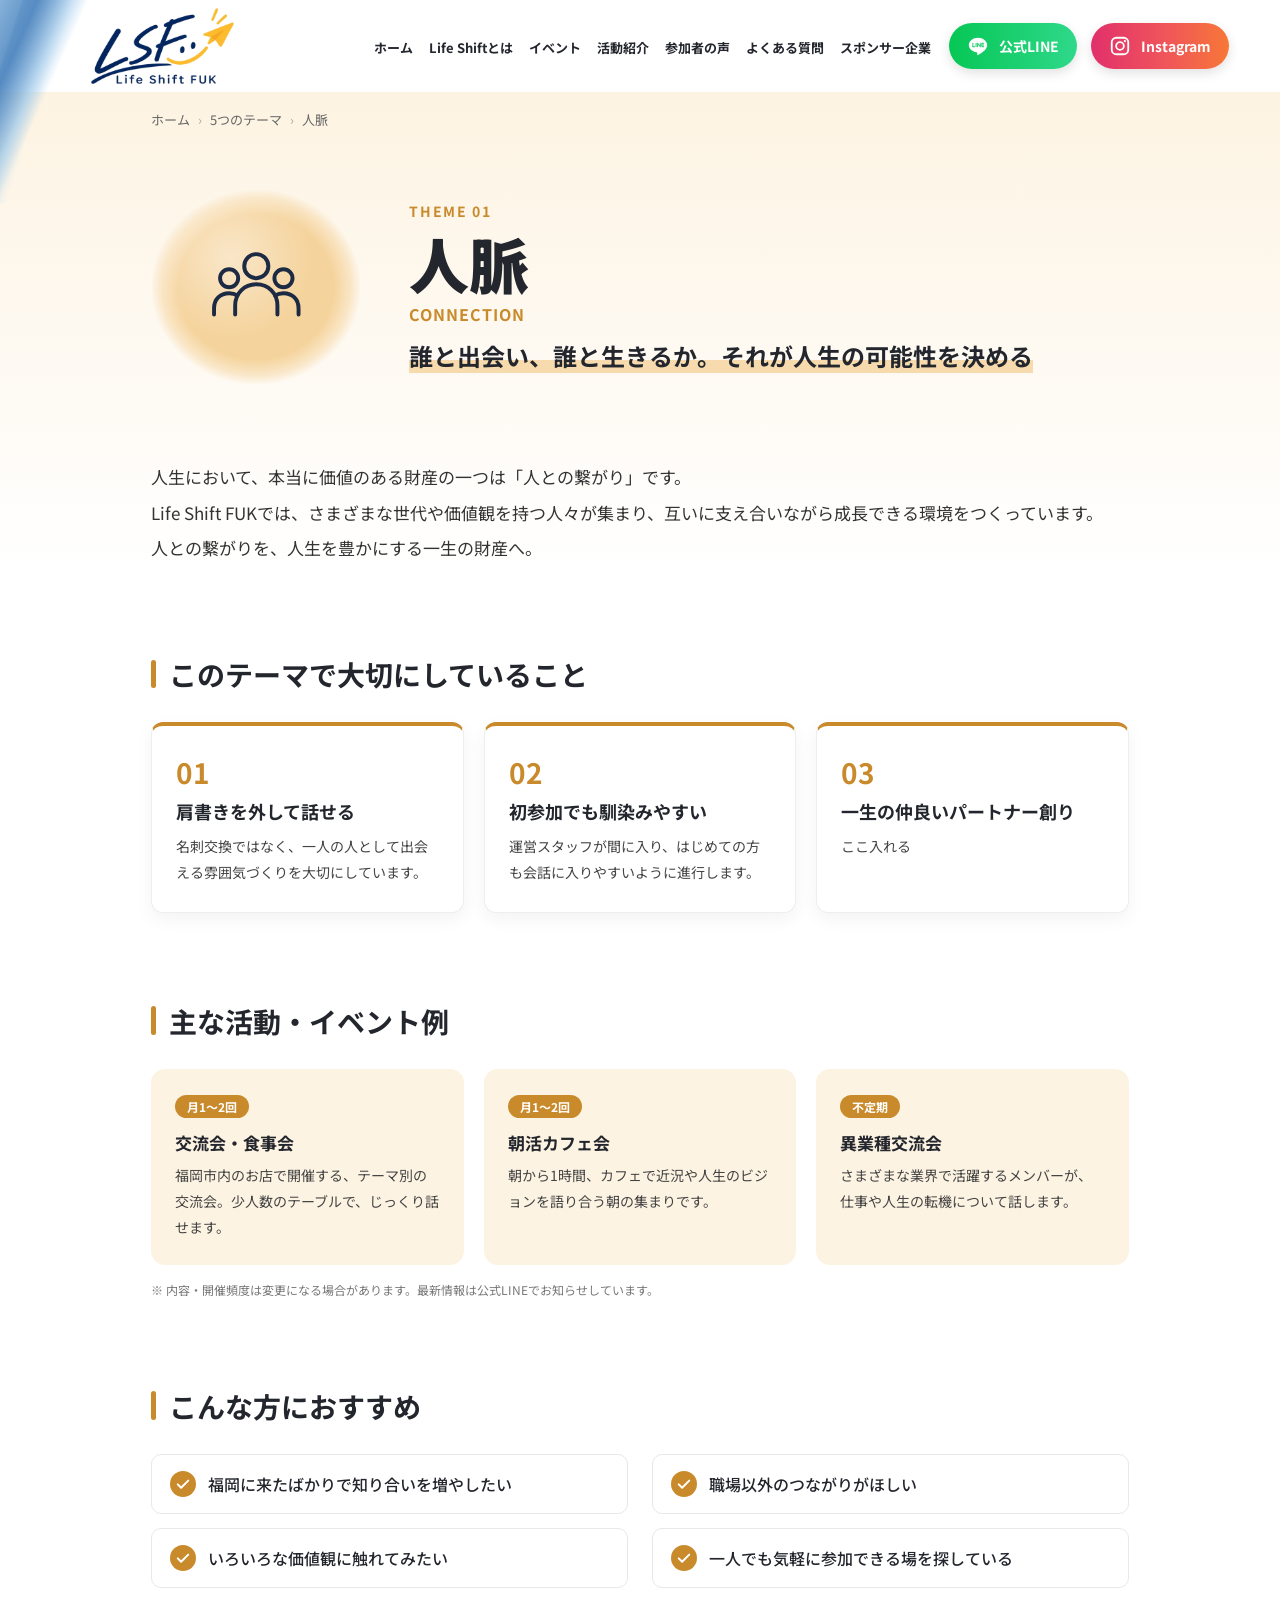
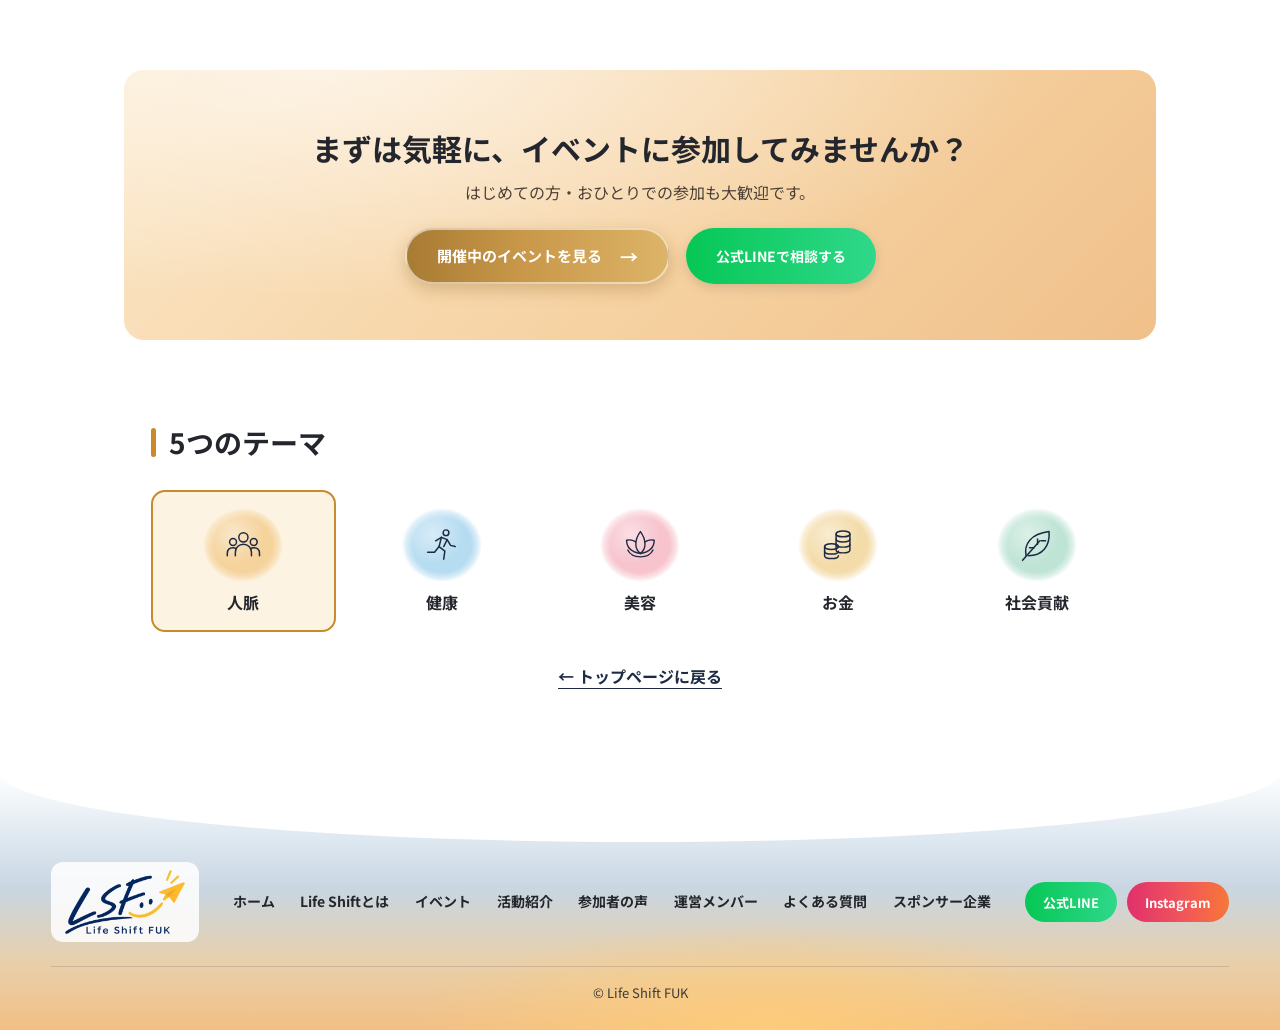
<file: themes/connection.html>
<!DOCTYPE html>
<html lang="ja">
<head>
  <meta charset="UTF-8">
  <meta name="viewport" content="width=device-width, initial-scale=1.0">
  <!-- SEO:START 自動生成（scripts/build-seo.js）。ここは直接編集せず、管理画面「検索・SNSの表示（SEO）」で変更してください -->
  <title>人脈（Connection）｜Life Shift FUK</title>
  <meta name="description" content="Life Shift FUKの5つのテーマ「人脈」。普段の生活では出会えない人と、つながる。">
  <meta property="og:type" content="article">
  <meta property="og:site_name" content="Life Shift FUK">
  <meta property="og:locale" content="ja_JP">
  <meta property="og:title" content="人脈（Connection）｜Life Shift FUK">
  <meta property="og:description" content="Life Shift FUKの5つのテーマ「人脈」。普段の生活では出会えない人と、つながる。">
  <meta name="twitter:card" content="summary">
  <!-- SEO:END -->
  <link rel="preconnect" href="https://fonts.googleapis.com">
  <link rel="preconnect" href="https://fonts.gstatic.com" crossorigin>
  <link href="https://fonts.googleapis.com/css2?family=Noto+Sans+JP:wght@400;500;700&family=Noto+Serif+JP:wght@500;700;900&family=Dancing+Script:wght@600;700&family=Allura&display=swap" rel="stylesheet">
  <script>document.documentElement.classList.add("cms-loading");setTimeout(function(){document.documentElement.classList.remove("cms-loading")},2500);</script>
  <link rel="stylesheet" href="../css/style.css">
</head>
<body class="theme-page theme--connection">

  <header class="site-header">
    <span class="brush" aria-hidden="true"></span>

    <a href="../index.html" class="logo">
      <img src="../assets/images/logo.png" alt="Life Shift FUK" data-cms-src="settings.logo" width="832" height="444">
    </a>

    <button class="menu-toggle" aria-label="メニューを開く" aria-expanded="false" aria-controls="global-nav">
      <span></span><span></span><span></span>
    </button>

    <div class="header-right" id="global-nav">
      <nav class="global-nav" aria-label="グローバルナビゲーション">
        <ul>
          <li><a href="../index.html">ホーム</a></li>
          <li><a href="../index.html#about">Life Shiftとは</a></li>
          <li><a href="../index.html#events">イベント</a></li>
          <li><a href="../index.html#activities">活動紹介</a></li>
          <li><a href="../index.html#voices">参加者の声</a></li>
          <li><a href="../index.html#faq">よくある質問</a></li>
          <li><a href="../sponsors.html">スポンサー企業</a></li>
        </ul>
      </nav>
      <div class="header-sns">
        <a href="https://lin.ee/Sg5S7Pw" data-cms-href="settings.lineUrl" target="_blank" rel="noopener" class="btn-sns btn-line">
          <svg viewBox="0 0 24 24" aria-hidden="true"><path fill="currentColor" d="M12 3C6.5 3 2 6.6 2 11c0 3.9 3.5 7.2 8.3 7.9.3.1.8.2.9.5.1.3.1.7 0 1l-.1.9c0 .3-.2 1 .9.5s5.9-3.5 8.1-6C21.5 14.3 22 12.7 22 11c0-4.4-4.5-8-10-8Zm-3.6 10.4H6.4c-.3 0-.5-.2-.5-.5V9c0-.3.2-.5.5-.5s.5.2.5.5v3.4h1.5c.3 0 .5.2.5.5s-.2.5-.5.5Zm2-.5c0 .3-.2.5-.5.5s-.5-.2-.5-.5V9c0-.3.2-.5.5-.5s.5.2.5.5v3.9Zm4.6 0c0 .2-.1.4-.3.5h-.2c-.2 0-.3-.1-.4-.2l-2-2.8v2.5c0 .3-.2.5-.5.5s-.5-.2-.5-.5V9c0-.2.1-.4.3-.5h.2c.2 0 .3.1.4.2l2 2.8V9c0-.3.2-.5.5-.5s.5.2.5.5v3.9Zm3.2-2.4c.3 0 .5.2.5.5s-.2.5-.5.5h-1.5v.9h1.5c.3 0 .5.2.5.5s-.2.5-.5.5h-2c-.3 0-.5-.2-.5-.5V9c0-.3.2-.5.5-.5h2c.3 0 .5.2.5.5s-.2.5-.5.5h-1.5v.9h1.5Z"/></svg>
          公式LINE
        </a>
        <a href="https://www.instagram.com/life_shift_fukuoka/" data-cms-href="settings.instagramUrl" target="_blank" rel="noopener" class="btn-sns btn-instagram">
          <svg viewBox="0 0 24 24" aria-hidden="true"><rect x="3" y="3" width="18" height="18" rx="5" fill="none" stroke="currentColor" stroke-width="2"/><circle cx="12" cy="12" r="4.2" fill="none" stroke="currentColor" stroke-width="2"/><circle cx="17.3" cy="6.7" r="1.2" fill="currentColor"/></svg>
          Instagram
        </a>
      </div>
    </div>
  </header>

  <main>
    <nav class="breadcrumb" aria-label="パンくずリスト">
      <ol>
        <li><a href="../index.html">ホーム</a></li>
        <li><a href="../index.html#themes">5つのテーマ</a></li>
        <li aria-current="page">人脈</li>
      </ol>
    </nav>

    <section class="theme-hero">
      <span class="theme-icon theme-icon--lg"><svg viewBox="0 0 64 64" aria-hidden="true"><g fill="none" stroke="currentColor" stroke-width="2.6" stroke-linecap="round" stroke-linejoin="round"><circle cx="32" cy="18" r="8"/><path d="M18 50v-6c0-8 6-14 14-14s14 6 14 14v6"/><circle cx="14" cy="26" r="6"/><path d="M4 50v-4c0-6 4-10 10-10 2 0 4 .5 5.5 1.5"/><circle cx="50" cy="26" r="6"/><path d="M60 50v-4c0-6-4-10-10-10-2 0-4 .5-5.5 1.5"/></g></svg></span>
      <div class="theme-hero-text">
        <p class="theme-hero-label">THEME 01</p>
        <h1>人脈<span class="theme-en">CONNECTION</span></h1>
        <p class="theme-hero-catch" data-cms="themes.connection.catch">普段の生活では出会えない人と、つながる。</p>
      </div>
    </section>

    <section class="theme-section">
      <p class="theme-lead-text" data-cms="themes.connection.lead">職場と家の往復だけでは、出会える人の数は限られています。Life Shift FUKでは、業種も年齢も立場も違う人たちが自然に集まり、気軽に話せる場をつくっています。一つの出会いが、新しい仕事や趣味、一生ものの友人につながるかもしれません。</p>
    </section>

    <section class="theme-section">
      <h2 class="theme-h2">このテーマで大切にしていること</h2>
      <ul class="point-list" data-cms-list="points:themes.connection.points">
          <li>
            <span class="point-num">01</span>
            <h3>肩書きを外して話せる</h3>
            <p>名刺交換ではなく、一人の人として出会える雰囲気づくりを大切にしています。</p>
          </li>
          <li>
            <span class="point-num">02</span>
            <h3>初参加でも馴染みやすい</h3>
            <p>運営スタッフが間に入り、はじめての方も会話に入りやすいように進行します。</p>
          </li>
          <li>
            <span class="point-num">03</span>
            <h3>出会いが続いていく</h3>
            <p>イベント後もLINEオープンチャットなどで、つながりを育てていけます。</p>
          </li>
      </ul>
    </section>

    <section class="theme-section">
      <h2 class="theme-h2">主な活動・イベント例</h2>
      <ul class="event-list" data-cms-list="theme-events:themes.connection.events">
          <li class="event-card">
            <span class="event-tag">月1〜2回</span>
            <h3>交流会・食事会</h3>
            <p>福岡市内のお店で開催する、テーマ別の交流会。少人数のテーブルで、じっくり話せます。</p>
          </li>
          <li class="event-card">
            <span class="event-tag">隔週</span>
            <h3>朝活カフェ会</h3>
            <p>出勤前の1時間、カフェで近況や目標を語り合う朝の集まりです。</p>
          </li>
          <li class="event-card">
            <span class="event-tag">不定期</span>
            <h3>異業種トークセッション</h3>
            <p>さまざまな業界で活躍するメンバーが、仕事や人生の転機について話します。</p>
          </li>
      </ul>
      <p class="theme-note">※ 内容・開催頻度は変更になる場合があります。最新情報は公式LINEでお知らせしています。</p>
    </section>

    <section class="theme-section">
      <h2 class="theme-h2">こんな方におすすめ</h2>
      <ul class="recommend-list" data-cms-list="recommend:themes.connection.recommend">
          <li><svg viewBox="0 0 24 24" aria-hidden="true"><path d="M5 12.5l4.5 4.5L19 7.5" fill="none" stroke="currentColor" stroke-width="2.6" stroke-linecap="round" stroke-linejoin="round"/></svg>福岡に来たばかりで知り合いを増やしたい</li>
          <li><svg viewBox="0 0 24 24" aria-hidden="true"><path d="M5 12.5l4.5 4.5L19 7.5" fill="none" stroke="currentColor" stroke-width="2.6" stroke-linecap="round" stroke-linejoin="round"/></svg>職場以外のつながりがほしい</li>
          <li><svg viewBox="0 0 24 24" aria-hidden="true"><path d="M5 12.5l4.5 4.5L19 7.5" fill="none" stroke="currentColor" stroke-width="2.6" stroke-linecap="round" stroke-linejoin="round"/></svg>いろいろな価値観に触れてみたい</li>
          <li><svg viewBox="0 0 24 24" aria-hidden="true"><path d="M5 12.5l4.5 4.5L19 7.5" fill="none" stroke="currentColor" stroke-width="2.6" stroke-linecap="round" stroke-linejoin="round"/></svg>一人でも気軽に参加できる場を探している</li>
      </ul>
    </section>

    <section class="theme-cta">
      <h2>まずは気軽に、<br class="sp">イベントに参加してみませんか？</h2>
      <p>はじめての方・おひとりでの参加も大歓迎です。</p>
      <div class="theme-cta-buttons">
        <a href="../events/index.html" class="btn btn-gold">開催中のイベントを見る <span class="arrow">→</span></a>
        <a href="https://lin.ee/Sg5S7Pw" data-cms-href="settings.lineUrl" target="_blank" rel="noopener" class="btn-sns btn-line">公式LINEで相談する</a>
      </div>
    </section>

    <section class="theme-section other-themes">
      <h2 class="theme-h2">5つのテーマ</h2>
      <ul>
          <li><a href="connection.html" class="theme--connection is-current" aria-current="page"><span class="theme-icon"><svg viewBox="0 0 64 64" aria-hidden="true"><g fill="none" stroke="currentColor" stroke-width="2.6" stroke-linecap="round" stroke-linejoin="round"><circle cx="32" cy="18" r="8"/><path d="M18 50v-6c0-8 6-14 14-14s14 6 14 14v6"/><circle cx="14" cy="26" r="6"/><path d="M4 50v-4c0-6 4-10 10-10 2 0 4 .5 5.5 1.5"/><circle cx="50" cy="26" r="6"/><path d="M60 50v-4c0-6-4-10-10-10-2 0-4 .5-5.5 1.5"/></g></svg></span>人脈</a></li>
          <li><a href="health.html" class="theme--health"><span class="theme-icon"><svg viewBox="0 0 64 64" aria-hidden="true"><g fill="none" stroke="currentColor" stroke-width="2.6" stroke-linecap="round" stroke-linejoin="round"><circle cx="40" cy="10" r="5"/><path d="M22 24l10-6 10 4 6 10 8 2"/><path d="M32 18l-4 16 10 8-2 14"/><path d="M28 34l-8 10H8"/><path d="M42 22l-6 12"/></g></svg></span>健康</a></li>
          <li><a href="beauty.html" class="theme--beauty"><span class="theme-icon"><svg viewBox="0 0 64 64" aria-hidden="true"><g fill="none" stroke="currentColor" stroke-width="2.4" stroke-linecap="round" stroke-linejoin="round"><path d="M32 8c-6 8-8 16-8 22s3 12 8 16c5-4 8-10 8-16s-2-14-8-22Z"/><path d="M24 26c-6-4-12-4-16-3 0 10 6 20 24 23"/><path d="M40 26c6-4 12-4 16-3 0 10-6 20-24 23"/><path d="M10 40c4 8 12 12 22 12s18-4 22-12"/></g></svg></span>美容</a></li>
          <li><a href="money.html" class="theme--money"><span class="theme-icon"><svg viewBox="0 0 64 64" aria-hidden="true"><g fill="none" stroke="currentColor" stroke-width="2.6" stroke-linecap="round" stroke-linejoin="round"><ellipse cx="40" cy="12" rx="12" ry="5"/><path d="M28 12v28c0 2.8 5.4 5 12 5s12-2.2 12-5V12"/><path d="M28 21c0 2.8 5.4 5 12 5s12-2.2 12-5M28 30c0 2.8 5.4 5 12 5s12-2.2 12-5"/><ellipse cx="20" cy="34" rx="12" ry="5"/><path d="M8 34v16c0 2.8 5.4 5 12 5s12-2.2 12-5"/><path d="M8 42c0 2.8 5.4 5 12 5s12-2.2 12-5"/></g></svg></span>お金</a></li>
          <li><a href="social-good.html" class="theme--social-good"><span class="theme-icon"><svg viewBox="0 0 64 64" aria-hidden="true"><g fill="none" stroke="currentColor" stroke-width="2.6" stroke-linecap="round" stroke-linejoin="round"><path d="M14 50C10 30 22 12 54 8c2 26-12 42-36 42"/><path d="M8 58l30-34"/><path d="M28 36h-8M34 30v-9M40 24h8"/></g></svg></span>社会貢献</a></li>
      </ul>
      <p class="back-link"><a href="../index.html#themes">← トップページに戻る</a></p>
    </section>
  </main>

  <footer class="site-footer">
    <div class="footer-inner">
      <a href="../index.html" class="footer-logo"><img src="../assets/images/logo.png" alt="Life Shift FUK" data-cms-src="settings.logo"></a>
      <nav class="footer-nav" aria-label="フッターメニュー">
        <ul>
          <li><a href="../index.html">ホーム</a></li>
          <li><a href="../index.html#about">Life Shiftとは</a></li>
          <li><a href="../index.html#events">イベント</a></li>
          <li><a href="../index.html#activities">活動紹介</a></li>
          <li><a href="../index.html#voices">参加者の声</a></li>
          <li><a href="../members.html">運営メンバー</a></li>
          <li><a href="../index.html#faq">よくある質問</a></li>
          <li><a href="../sponsors.html">スポンサー企業</a></li>
        </ul>
      </nav>
      <div class="footer-sns-list">
        <a href="https://lin.ee/Sg5S7Pw" target="_blank" rel="noopener" data-cms-href="settings.lineUrl" class="footer-sns footer-sns--line">公式LINE</a>
        <a href="https://www.instagram.com/life_shift_fukuoka/" target="_blank" rel="noopener" data-cms-href="settings.instagramUrl" class="footer-sns footer-sns--instagram">Instagram</a>
      </div>
    </div>
    <p class="footer-copy">&copy; Life Shift FUK</p>
  </footer>

  <script src="../js/fonts.js"></script>
  <script src="../js/main.js"></script>
</body>
</html>
</file>
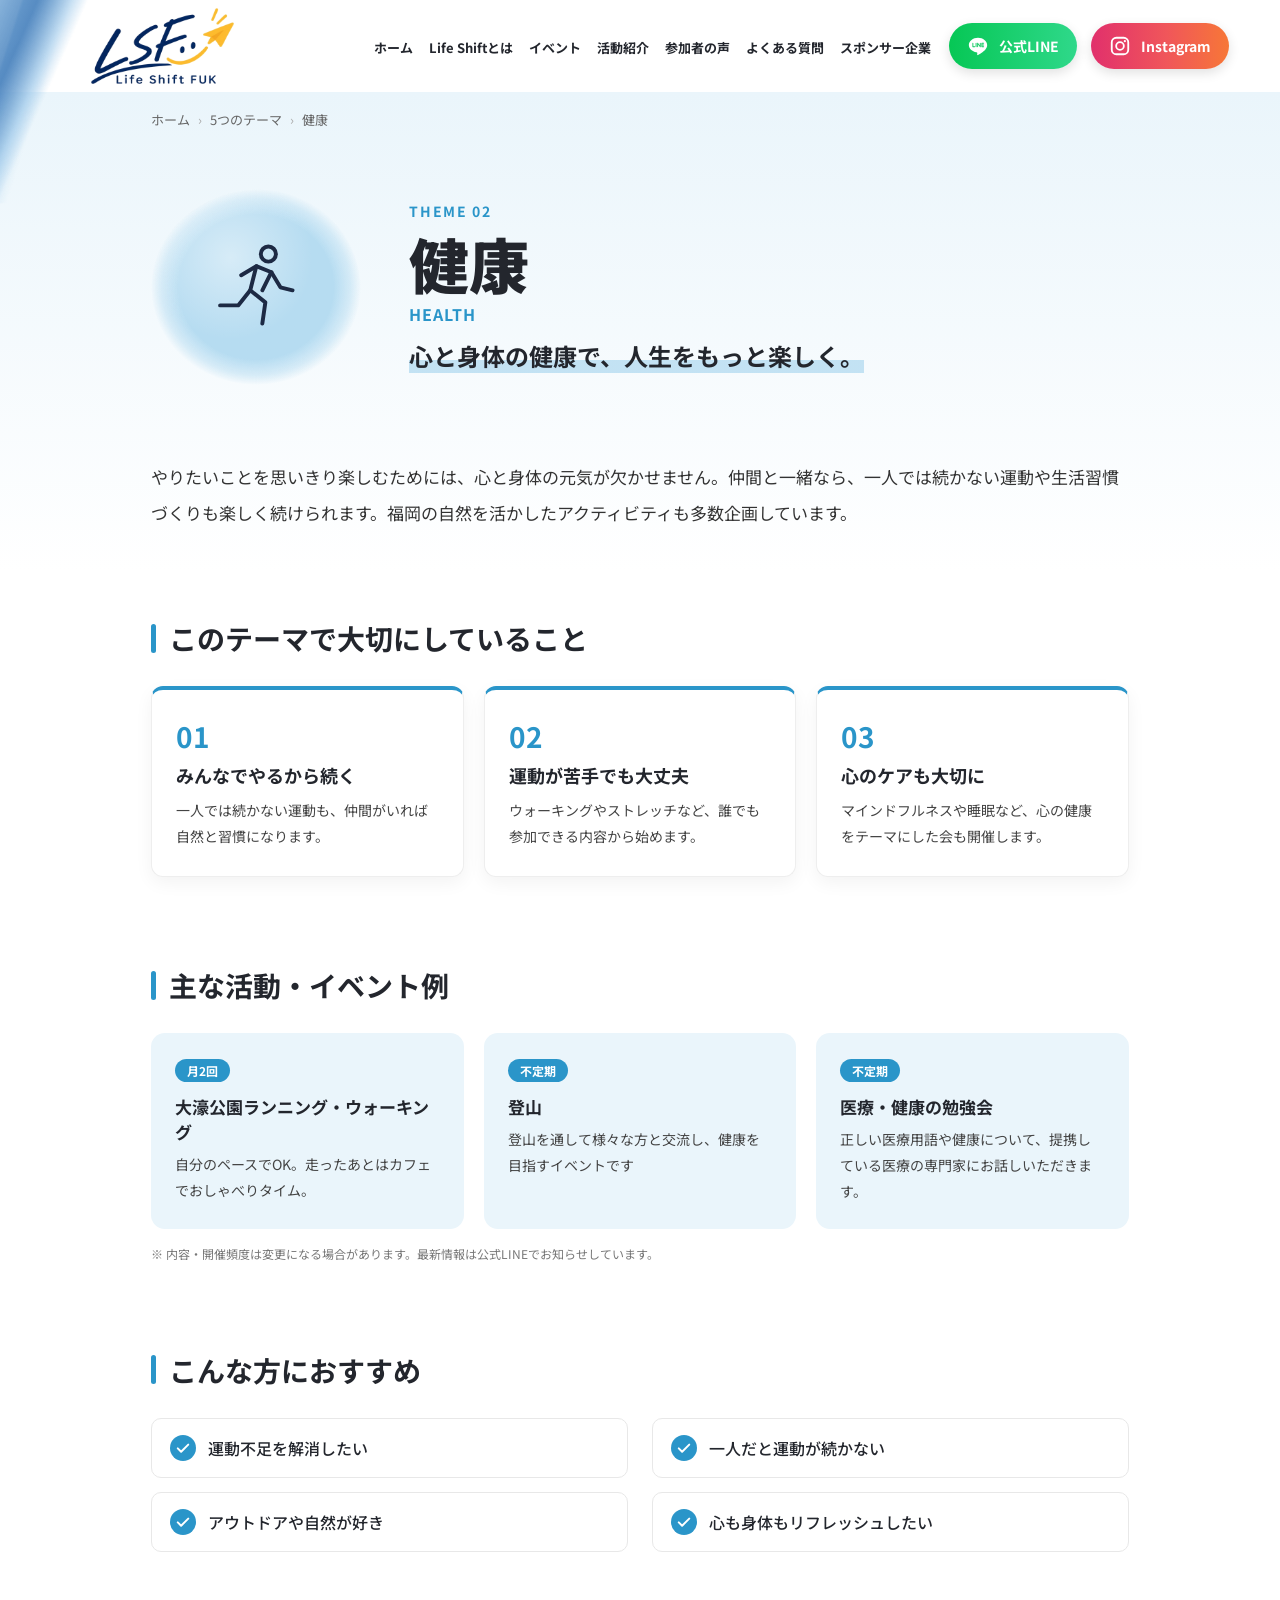
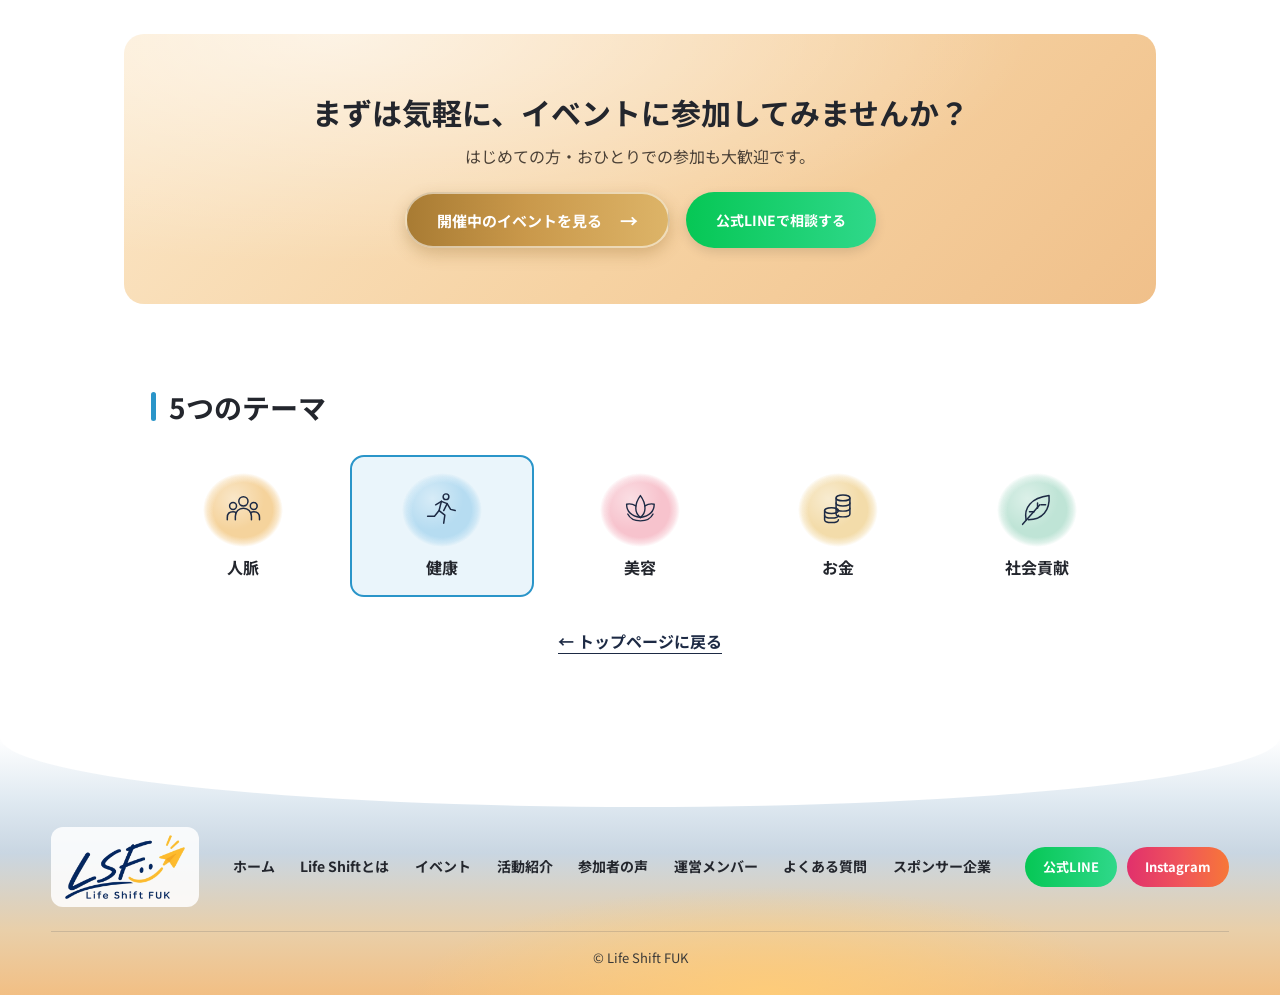
<file: themes/health.html>
<!DOCTYPE html>
<html lang="ja">
<head>
  <meta charset="UTF-8">
  <meta name="viewport" content="width=device-width, initial-scale=1.0">
  <!-- SEO:START 自動生成（scripts/build-seo.js）。ここは直接編集せず、管理画面「検索・SNSの表示（SEO）」で変更してください -->
  <title>健康（Health）｜Life Shift FUK</title>
  <meta name="description" content="Life Shift FUKの5つのテーマ「健康」。心と身体の健康で、人生をもっと楽しく。">
  <meta property="og:type" content="article">
  <meta property="og:site_name" content="Life Shift FUK">
  <meta property="og:locale" content="ja_JP">
  <meta property="og:title" content="健康（Health）｜Life Shift FUK">
  <meta property="og:description" content="Life Shift FUKの5つのテーマ「健康」。心と身体の健康で、人生をもっと楽しく。">
  <meta name="twitter:card" content="summary">
  <!-- SEO:END -->
  <link rel="preconnect" href="https://fonts.googleapis.com">
  <link rel="preconnect" href="https://fonts.gstatic.com" crossorigin>
  <link href="https://fonts.googleapis.com/css2?family=Noto+Sans+JP:wght@400;500;700&family=Noto+Serif+JP:wght@500;700;900&family=Dancing+Script:wght@600;700&family=Allura&display=swap" rel="stylesheet">
  <script>document.documentElement.classList.add("cms-loading");setTimeout(function(){document.documentElement.classList.remove("cms-loading")},2500);</script>
  <link rel="stylesheet" href="../css/style.css">
</head>
<body class="theme-page theme--health">

  <header class="site-header">
    <span class="brush" aria-hidden="true"></span>

    <a href="../index.html" class="logo">
      <img src="../assets/images/logo.png" alt="Life Shift FUK" data-cms-src="settings.logo" width="832" height="444">
    </a>

    <button class="menu-toggle" aria-label="メニューを開く" aria-expanded="false" aria-controls="global-nav">
      <span></span><span></span><span></span>
    </button>

    <div class="header-right" id="global-nav">
      <nav class="global-nav" aria-label="グローバルナビゲーション">
        <ul>
          <li><a href="../index.html">ホーム</a></li>
          <li><a href="../index.html#about">Life Shiftとは</a></li>
          <li><a href="../index.html#events">イベント</a></li>
          <li><a href="../index.html#activities">活動紹介</a></li>
          <li><a href="../index.html#voices">参加者の声</a></li>
          <li><a href="../index.html#faq">よくある質問</a></li>
          <li><a href="../sponsors.html">スポンサー企業</a></li>
        </ul>
      </nav>
      <div class="header-sns">
        <a href="https://lin.ee/Sg5S7Pw" data-cms-href="settings.lineUrl" target="_blank" rel="noopener" class="btn-sns btn-line">
          <svg viewBox="0 0 24 24" aria-hidden="true"><path fill="currentColor" d="M12 3C6.5 3 2 6.6 2 11c0 3.9 3.5 7.2 8.3 7.9.3.1.8.2.9.5.1.3.1.7 0 1l-.1.9c0 .3-.2 1 .9.5s5.9-3.5 8.1-6C21.5 14.3 22 12.7 22 11c0-4.4-4.5-8-10-8Zm-3.6 10.4H6.4c-.3 0-.5-.2-.5-.5V9c0-.3.2-.5.5-.5s.5.2.5.5v3.4h1.5c.3 0 .5.2.5.5s-.2.5-.5.5Zm2-.5c0 .3-.2.5-.5.5s-.5-.2-.5-.5V9c0-.3.2-.5.5-.5s.5.2.5.5v3.9Zm4.6 0c0 .2-.1.4-.3.5h-.2c-.2 0-.3-.1-.4-.2l-2-2.8v2.5c0 .3-.2.5-.5.5s-.5-.2-.5-.5V9c0-.2.1-.4.3-.5h.2c.2 0 .3.1.4.2l2 2.8V9c0-.3.2-.5.5-.5s.5.2.5.5v3.9Zm3.2-2.4c.3 0 .5.2.5.5s-.2.5-.5.5h-1.5v.9h1.5c.3 0 .5.2.5.5s-.2.5-.5.5h-2c-.3 0-.5-.2-.5-.5V9c0-.3.2-.5.5-.5h2c.3 0 .5.2.5.5s-.2.5-.5.5h-1.5v.9h1.5Z"/></svg>
          公式LINE
        </a>
        <a href="https://www.instagram.com/life_shift_fukuoka/" data-cms-href="settings.instagramUrl" target="_blank" rel="noopener" class="btn-sns btn-instagram">
          <svg viewBox="0 0 24 24" aria-hidden="true"><rect x="3" y="3" width="18" height="18" rx="5" fill="none" stroke="currentColor" stroke-width="2"/><circle cx="12" cy="12" r="4.2" fill="none" stroke="currentColor" stroke-width="2"/><circle cx="17.3" cy="6.7" r="1.2" fill="currentColor"/></svg>
          Instagram
        </a>
      </div>
    </div>
  </header>

  <main>
    <nav class="breadcrumb" aria-label="パンくずリスト">
      <ol>
        <li><a href="../index.html">ホーム</a></li>
        <li><a href="../index.html#themes">5つのテーマ</a></li>
        <li aria-current="page">健康</li>
      </ol>
    </nav>

    <section class="theme-hero">
      <span class="theme-icon theme-icon--lg"><svg viewBox="0 0 64 64" aria-hidden="true"><g fill="none" stroke="currentColor" stroke-width="2.6" stroke-linecap="round" stroke-linejoin="round"><circle cx="40" cy="10" r="5"/><path d="M22 24l10-6 10 4 6 10 8 2"/><path d="M32 18l-4 16 10 8-2 14"/><path d="M28 34l-8 10H8"/><path d="M42 22l-6 12"/></g></svg></span>
      <div class="theme-hero-text">
        <p class="theme-hero-label">THEME 02</p>
        <h1>健康<span class="theme-en">HEALTH</span></h1>
        <p class="theme-hero-catch" data-cms="themes.health.catch">心と身体の健康で、人生をもっと楽しく。</p>
      </div>
    </section>

    <section class="theme-section">
      <p class="theme-lead-text" data-cms="themes.health.lead">やりたいことを思いきり楽しむためには、心と身体の元気が欠かせません。仲間と一緒なら、一人では続かない運動や生活習慣づくりも楽しく続けられます。福岡の自然を活かしたアクティビティも多数企画しています。</p>
    </section>

    <section class="theme-section">
      <h2 class="theme-h2">このテーマで大切にしていること</h2>
      <ul class="point-list" data-cms-list="points:themes.health.points">
          <li>
            <span class="point-num">01</span>
            <h3>みんなでやるから続く</h3>
            <p>一人では続かない運動も、仲間がいれば自然と習慣になります。</p>
          </li>
          <li>
            <span class="point-num">02</span>
            <h3>運動が苦手でも大丈夫</h3>
            <p>ウォーキングやストレッチなど、誰でも参加できる内容から始めます。</p>
          </li>
          <li>
            <span class="point-num">03</span>
            <h3>心のケアも大切に</h3>
            <p>マインドフルネスや睡眠など、心の健康をテーマにした会も開催します。</p>
          </li>
      </ul>
    </section>

    <section class="theme-section">
      <h2 class="theme-h2">主な活動・イベント例</h2>
      <ul class="event-list" data-cms-list="theme-events:themes.health.events">
          <li class="event-card">
            <span class="event-tag">月2回</span>
            <h3>大濠公園ランニング・ウォーキング</h3>
            <p>自分のペースでOK。走ったあとはカフェでおしゃべりタイム。</p>
          </li>
          <li class="event-card">
            <span class="event-tag">不定期</span>
            <h3>海辺のヨガ・ストレッチ</h3>
            <p>百道浜や糸島の海辺で、朝日を浴びながら身体をほぐします。</p>
          </li>
          <li class="event-card">
            <span class="event-tag">季節ごと</span>
            <h3>登山・アウトドア</h3>
            <p>宝満山や油山など、福岡近郊の山や自然を楽しみます。</p>
          </li>
      </ul>
      <p class="theme-note">※ 内容・開催頻度は変更になる場合があります。最新情報は公式LINEでお知らせしています。</p>
    </section>

    <section class="theme-section">
      <h2 class="theme-h2">こんな方におすすめ</h2>
      <ul class="recommend-list" data-cms-list="recommend:themes.health.recommend">
          <li><svg viewBox="0 0 24 24" aria-hidden="true"><path d="M5 12.5l4.5 4.5L19 7.5" fill="none" stroke="currentColor" stroke-width="2.6" stroke-linecap="round" stroke-linejoin="round"/></svg>運動不足を解消したい</li>
          <li><svg viewBox="0 0 24 24" aria-hidden="true"><path d="M5 12.5l4.5 4.5L19 7.5" fill="none" stroke="currentColor" stroke-width="2.6" stroke-linecap="round" stroke-linejoin="round"/></svg>一人だと運動が続かない</li>
          <li><svg viewBox="0 0 24 24" aria-hidden="true"><path d="M5 12.5l4.5 4.5L19 7.5" fill="none" stroke="currentColor" stroke-width="2.6" stroke-linecap="round" stroke-linejoin="round"/></svg>アウトドアや自然が好き</li>
          <li><svg viewBox="0 0 24 24" aria-hidden="true"><path d="M5 12.5l4.5 4.5L19 7.5" fill="none" stroke="currentColor" stroke-width="2.6" stroke-linecap="round" stroke-linejoin="round"/></svg>心も身体もリフレッシュしたい</li>
      </ul>
    </section>

    <section class="theme-cta">
      <h2>まずは気軽に、<br class="sp">イベントに参加してみませんか？</h2>
      <p>はじめての方・おひとりでの参加も大歓迎です。</p>
      <div class="theme-cta-buttons">
        <a href="../events/index.html" class="btn btn-gold">開催中のイベントを見る <span class="arrow">→</span></a>
        <a href="https://lin.ee/Sg5S7Pw" data-cms-href="settings.lineUrl" target="_blank" rel="noopener" class="btn-sns btn-line">公式LINEで相談する</a>
      </div>
    </section>

    <section class="theme-section other-themes">
      <h2 class="theme-h2">5つのテーマ</h2>
      <ul>
          <li><a href="connection.html" class="theme--connection"><span class="theme-icon"><svg viewBox="0 0 64 64" aria-hidden="true"><g fill="none" stroke="currentColor" stroke-width="2.6" stroke-linecap="round" stroke-linejoin="round"><circle cx="32" cy="18" r="8"/><path d="M18 50v-6c0-8 6-14 14-14s14 6 14 14v6"/><circle cx="14" cy="26" r="6"/><path d="M4 50v-4c0-6 4-10 10-10 2 0 4 .5 5.5 1.5"/><circle cx="50" cy="26" r="6"/><path d="M60 50v-4c0-6-4-10-10-10-2 0-4 .5-5.5 1.5"/></g></svg></span>人脈</a></li>
          <li><a href="health.html" class="theme--health is-current" aria-current="page"><span class="theme-icon"><svg viewBox="0 0 64 64" aria-hidden="true"><g fill="none" stroke="currentColor" stroke-width="2.6" stroke-linecap="round" stroke-linejoin="round"><circle cx="40" cy="10" r="5"/><path d="M22 24l10-6 10 4 6 10 8 2"/><path d="M32 18l-4 16 10 8-2 14"/><path d="M28 34l-8 10H8"/><path d="M42 22l-6 12"/></g></svg></span>健康</a></li>
          <li><a href="beauty.html" class="theme--beauty"><span class="theme-icon"><svg viewBox="0 0 64 64" aria-hidden="true"><g fill="none" stroke="currentColor" stroke-width="2.4" stroke-linecap="round" stroke-linejoin="round"><path d="M32 8c-6 8-8 16-8 22s3 12 8 16c5-4 8-10 8-16s-2-14-8-22Z"/><path d="M24 26c-6-4-12-4-16-3 0 10 6 20 24 23"/><path d="M40 26c6-4 12-4 16-3 0 10-6 20-24 23"/><path d="M10 40c4 8 12 12 22 12s18-4 22-12"/></g></svg></span>美容</a></li>
          <li><a href="money.html" class="theme--money"><span class="theme-icon"><svg viewBox="0 0 64 64" aria-hidden="true"><g fill="none" stroke="currentColor" stroke-width="2.6" stroke-linecap="round" stroke-linejoin="round"><ellipse cx="40" cy="12" rx="12" ry="5"/><path d="M28 12v28c0 2.8 5.4 5 12 5s12-2.2 12-5V12"/><path d="M28 21c0 2.8 5.4 5 12 5s12-2.2 12-5M28 30c0 2.8 5.4 5 12 5s12-2.2 12-5"/><ellipse cx="20" cy="34" rx="12" ry="5"/><path d="M8 34v16c0 2.8 5.4 5 12 5s12-2.2 12-5"/><path d="M8 42c0 2.8 5.4 5 12 5s12-2.2 12-5"/></g></svg></span>お金</a></li>
          <li><a href="social-good.html" class="theme--social-good"><span class="theme-icon"><svg viewBox="0 0 64 64" aria-hidden="true"><g fill="none" stroke="currentColor" stroke-width="2.6" stroke-linecap="round" stroke-linejoin="round"><path d="M14 50C10 30 22 12 54 8c2 26-12 42-36 42"/><path d="M8 58l30-34"/><path d="M28 36h-8M34 30v-9M40 24h8"/></g></svg></span>社会貢献</a></li>
      </ul>
      <p class="back-link"><a href="../index.html#themes">← トップページに戻る</a></p>
    </section>
  </main>

  <footer class="site-footer">
    <div class="footer-inner">
      <a href="../index.html" class="footer-logo"><img src="../assets/images/logo.png" alt="Life Shift FUK" data-cms-src="settings.logo"></a>
      <nav class="footer-nav" aria-label="フッターメニュー">
        <ul>
          <li><a href="../index.html">ホーム</a></li>
          <li><a href="../index.html#about">Life Shiftとは</a></li>
          <li><a href="../index.html#events">イベント</a></li>
          <li><a href="../index.html#activities">活動紹介</a></li>
          <li><a href="../index.html#voices">参加者の声</a></li>
          <li><a href="../members.html">運営メンバー</a></li>
          <li><a href="../index.html#faq">よくある質問</a></li>
          <li><a href="../sponsors.html">スポンサー企業</a></li>
        </ul>
      </nav>
      <div class="footer-sns-list">
        <a href="https://lin.ee/Sg5S7Pw" target="_blank" rel="noopener" data-cms-href="settings.lineUrl" class="footer-sns footer-sns--line">公式LINE</a>
        <a href="https://www.instagram.com/life_shift_fukuoka/" target="_blank" rel="noopener" data-cms-href="settings.instagramUrl" class="footer-sns footer-sns--instagram">Instagram</a>
      </div>
    </div>
    <p class="footer-copy">&copy; Life Shift FUK</p>
  </footer>

  <script src="../js/fonts.js"></script>
  <script src="../js/main.js"></script>
</body>
</html>
</file>
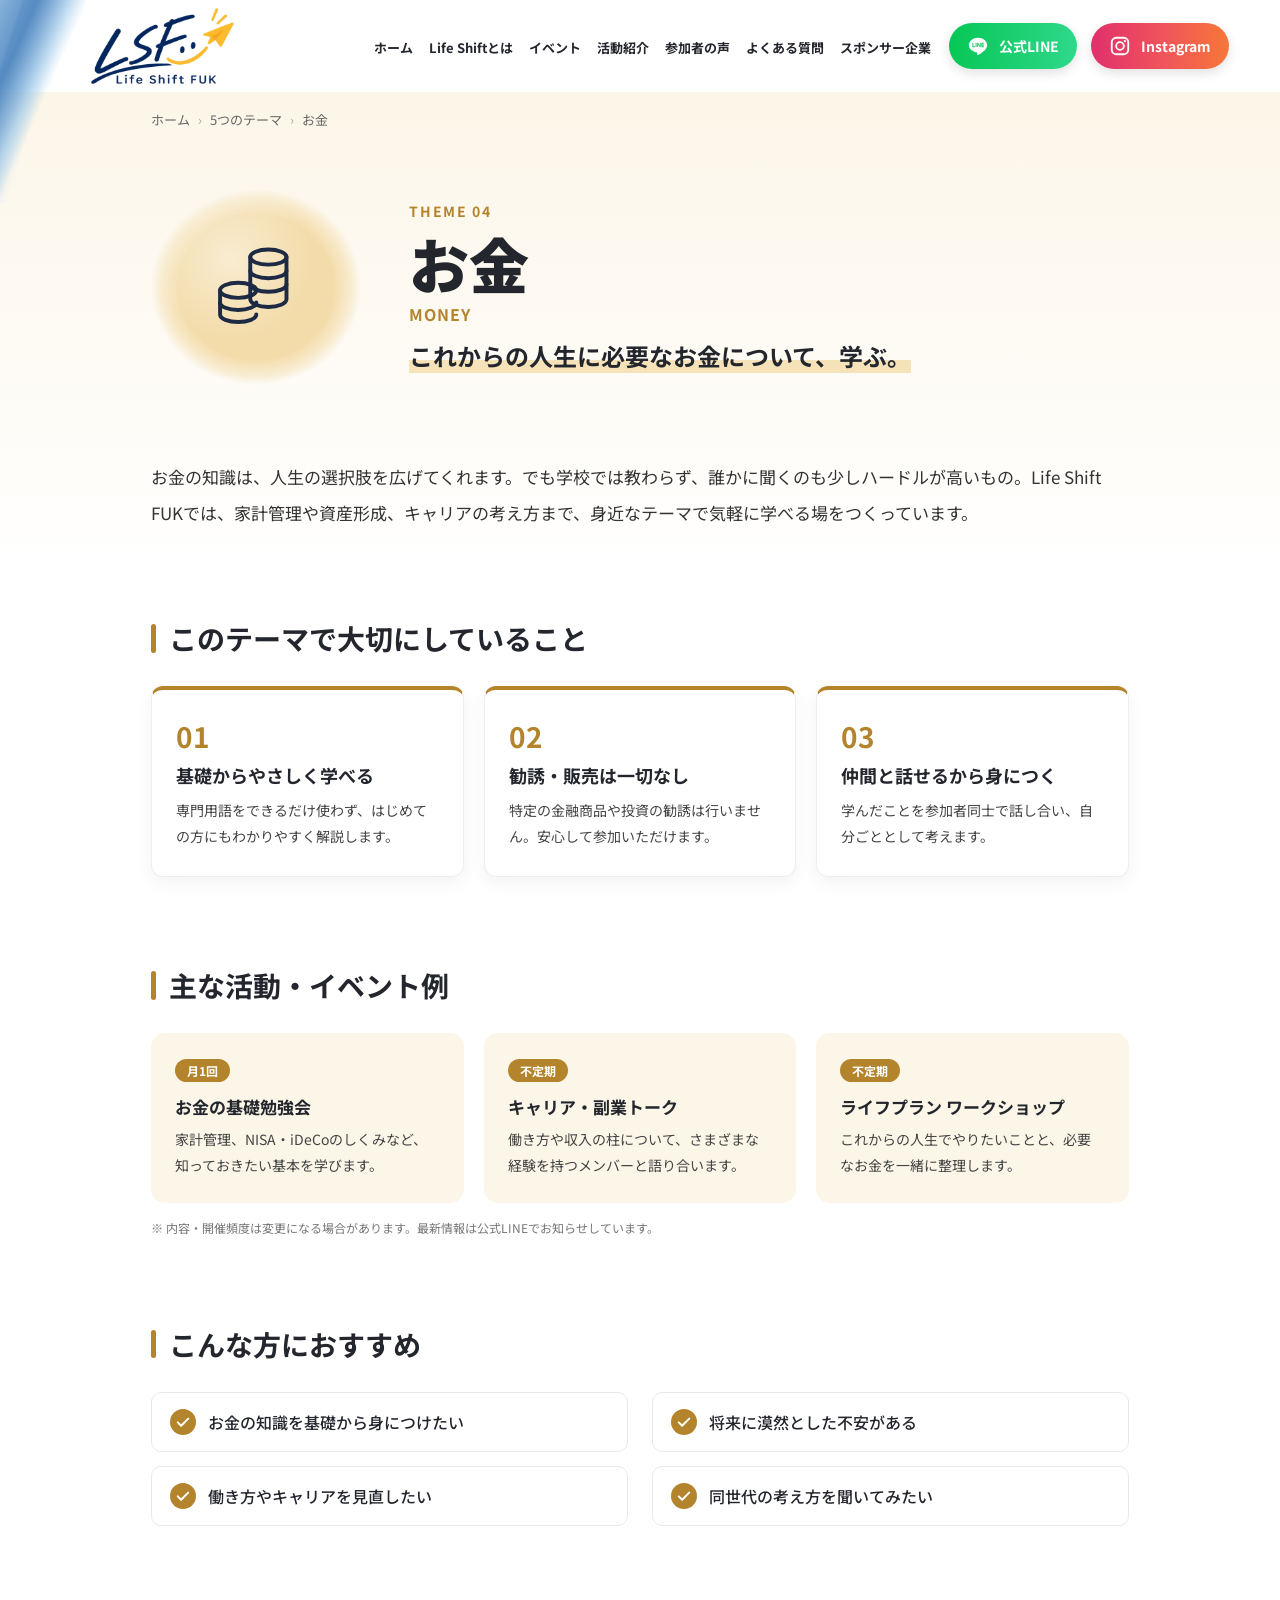
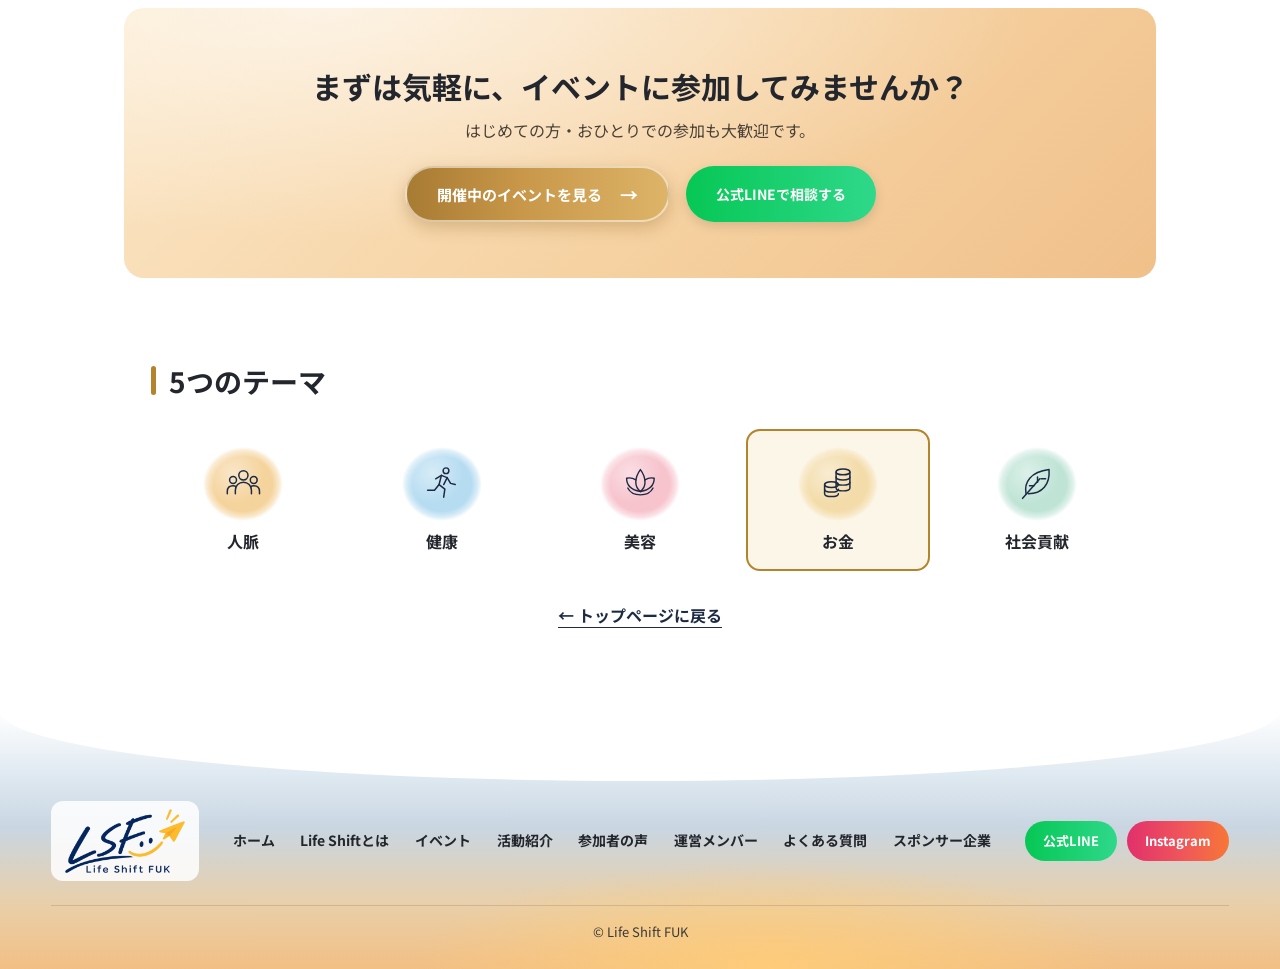
<file: themes/money.html>
<!DOCTYPE html>
<html lang="ja">
<head>
  <meta charset="UTF-8">
  <meta name="viewport" content="width=device-width, initial-scale=1.0">
  <!-- SEO:START 自動生成（scripts/build-seo.js）。ここは直接編集せず、管理画面「検索・SNSの表示（SEO）」で変更してください -->
  <title>お金（Money）｜Life Shift FUK</title>
  <meta name="description" content="Life Shift FUKの5つのテーマ「お金」。これからの人生に必要なお金について、学ぶ。">
  <meta property="og:type" content="article">
  <meta property="og:site_name" content="Life Shift FUK">
  <meta property="og:locale" content="ja_JP">
  <meta property="og:title" content="お金（Money）｜Life Shift FUK">
  <meta property="og:description" content="Life Shift FUKの5つのテーマ「お金」。これからの人生に必要なお金について、学ぶ。">
  <meta name="twitter:card" content="summary">
  <!-- SEO:END -->
  <link rel="preconnect" href="https://fonts.googleapis.com">
  <link rel="preconnect" href="https://fonts.gstatic.com" crossorigin>
  <link href="https://fonts.googleapis.com/css2?family=Noto+Sans+JP:wght@400;500;700&family=Noto+Serif+JP:wght@500;700;900&family=Dancing+Script:wght@600;700&family=Allura&display=swap" rel="stylesheet">
  <script>document.documentElement.classList.add("cms-loading");setTimeout(function(){document.documentElement.classList.remove("cms-loading")},2500);</script>
  <link rel="stylesheet" href="../css/style.css">
</head>
<body class="theme-page theme--money">

  <header class="site-header">
    <span class="brush" aria-hidden="true"></span>

    <a href="../index.html" class="logo">
      <img src="../assets/images/logo.png" alt="Life Shift FUK" data-cms-src="settings.logo" width="832" height="444">
    </a>

    <button class="menu-toggle" aria-label="メニューを開く" aria-expanded="false" aria-controls="global-nav">
      <span></span><span></span><span></span>
    </button>

    <div class="header-right" id="global-nav">
      <nav class="global-nav" aria-label="グローバルナビゲーション">
        <ul>
          <li><a href="../index.html">ホーム</a></li>
          <li><a href="../index.html#about">Life Shiftとは</a></li>
          <li><a href="../index.html#events">イベント</a></li>
          <li><a href="../index.html#activities">活動紹介</a></li>
          <li><a href="../index.html#voices">参加者の声</a></li>
          <li><a href="../index.html#faq">よくある質問</a></li>
          <li><a href="../sponsors.html">スポンサー企業</a></li>
        </ul>
      </nav>
      <div class="header-sns">
        <a href="https://lin.ee/Sg5S7Pw" data-cms-href="settings.lineUrl" target="_blank" rel="noopener" class="btn-sns btn-line">
          <svg viewBox="0 0 24 24" aria-hidden="true"><path fill="currentColor" d="M12 3C6.5 3 2 6.6 2 11c0 3.9 3.5 7.2 8.3 7.9.3.1.8.2.9.5.1.3.1.7 0 1l-.1.9c0 .3-.2 1 .9.5s5.9-3.5 8.1-6C21.5 14.3 22 12.7 22 11c0-4.4-4.5-8-10-8Zm-3.6 10.4H6.4c-.3 0-.5-.2-.5-.5V9c0-.3.2-.5.5-.5s.5.2.5.5v3.4h1.5c.3 0 .5.2.5.5s-.2.5-.5.5Zm2-.5c0 .3-.2.5-.5.5s-.5-.2-.5-.5V9c0-.3.2-.5.5-.5s.5.2.5.5v3.9Zm4.6 0c0 .2-.1.4-.3.5h-.2c-.2 0-.3-.1-.4-.2l-2-2.8v2.5c0 .3-.2.5-.5.5s-.5-.2-.5-.5V9c0-.2.1-.4.3-.5h.2c.2 0 .3.1.4.2l2 2.8V9c0-.3.2-.5.5-.5s.5.2.5.5v3.9Zm3.2-2.4c.3 0 .5.2.5.5s-.2.5-.5.5h-1.5v.9h1.5c.3 0 .5.2.5.5s-.2.5-.5.5h-2c-.3 0-.5-.2-.5-.5V9c0-.3.2-.5.5-.5h2c.3 0 .5.2.5.5s-.2.5-.5.5h-1.5v.9h1.5Z"/></svg>
          公式LINE
        </a>
        <a href="https://www.instagram.com/life_shift_fukuoka/" data-cms-href="settings.instagramUrl" target="_blank" rel="noopener" class="btn-sns btn-instagram">
          <svg viewBox="0 0 24 24" aria-hidden="true"><rect x="3" y="3" width="18" height="18" rx="5" fill="none" stroke="currentColor" stroke-width="2"/><circle cx="12" cy="12" r="4.2" fill="none" stroke="currentColor" stroke-width="2"/><circle cx="17.3" cy="6.7" r="1.2" fill="currentColor"/></svg>
          Instagram
        </a>
      </div>
    </div>
  </header>

  <main>
    <nav class="breadcrumb" aria-label="パンくずリスト">
      <ol>
        <li><a href="../index.html">ホーム</a></li>
        <li><a href="../index.html#themes">5つのテーマ</a></li>
        <li aria-current="page">お金</li>
      </ol>
    </nav>

    <section class="theme-hero">
      <span class="theme-icon theme-icon--lg"><svg viewBox="0 0 64 64" aria-hidden="true"><g fill="none" stroke="currentColor" stroke-width="2.6" stroke-linecap="round" stroke-linejoin="round"><ellipse cx="40" cy="12" rx="12" ry="5"/><path d="M28 12v28c0 2.8 5.4 5 12 5s12-2.2 12-5V12"/><path d="M28 21c0 2.8 5.4 5 12 5s12-2.2 12-5M28 30c0 2.8 5.4 5 12 5s12-2.2 12-5"/><ellipse cx="20" cy="34" rx="12" ry="5"/><path d="M8 34v16c0 2.8 5.4 5 12 5s12-2.2 12-5"/><path d="M8 42c0 2.8 5.4 5 12 5s12-2.2 12-5"/></g></svg></span>
      <div class="theme-hero-text">
        <p class="theme-hero-label">THEME 04</p>
        <h1>お金<span class="theme-en">MONEY</span></h1>
        <p class="theme-hero-catch" data-cms="themes.money.catch">これからの人生に必要なお金について、学ぶ。</p>
      </div>
    </section>

    <section class="theme-section">
      <p class="theme-lead-text" data-cms="themes.money.lead">お金の知識は、人生の選択肢を広げてくれます。でも学校では教わらず、誰かに聞くのも少しハードルが高いもの。Life Shift FUKでは、家計管理や資産形成、キャリアの考え方まで、身近なテーマで気軽に学べる場をつくっています。</p>
    </section>

    <section class="theme-section">
      <h2 class="theme-h2">このテーマで大切にしていること</h2>
      <ul class="point-list" data-cms-list="points:themes.money.points">
          <li>
            <span class="point-num">01</span>
            <h3>基礎からやさしく学べる</h3>
            <p>専門用語をできるだけ使わず、はじめての方にもわかりやすく解説します。</p>
          </li>
          <li>
            <span class="point-num">02</span>
            <h3>勧誘・販売は一切なし</h3>
            <p>特定の金融商品や投資の勧誘は行いません。安心して参加いただけます。</p>
          </li>
          <li>
            <span class="point-num">03</span>
            <h3>仲間と話せるから身につく</h3>
            <p>学んだことを参加者同士で話し合い、自分ごととして考えます。</p>
          </li>
      </ul>
    </section>

    <section class="theme-section">
      <h2 class="theme-h2">主な活動・イベント例</h2>
      <ul class="event-list" data-cms-list="theme-events:themes.money.events">
          <li class="event-card">
            <span class="event-tag">月1回</span>
            <h3>お金の基礎勉強会</h3>
            <p>家計管理、NISA・iDeCoのしくみなど、知っておきたい基本を学びます。</p>
          </li>
          <li class="event-card">
            <span class="event-tag">不定期</span>
            <h3>キャリア・副業トーク</h3>
            <p>働き方や収入の柱について、さまざまな経験を持つメンバーと語り合います。</p>
          </li>
          <li class="event-card">
            <span class="event-tag">不定期</span>
            <h3>ライフプラン ワークショップ</h3>
            <p>これからの人生でやりたいことと、必要なお金を一緒に整理します。</p>
          </li>
      </ul>
      <p class="theme-note">※ 内容・開催頻度は変更になる場合があります。最新情報は公式LINEでお知らせしています。</p>
    </section>

    <section class="theme-section">
      <h2 class="theme-h2">こんな方におすすめ</h2>
      <ul class="recommend-list" data-cms-list="recommend:themes.money.recommend">
          <li><svg viewBox="0 0 24 24" aria-hidden="true"><path d="M5 12.5l4.5 4.5L19 7.5" fill="none" stroke="currentColor" stroke-width="2.6" stroke-linecap="round" stroke-linejoin="round"/></svg>お金の知識を基礎から身につけたい</li>
          <li><svg viewBox="0 0 24 24" aria-hidden="true"><path d="M5 12.5l4.5 4.5L19 7.5" fill="none" stroke="currentColor" stroke-width="2.6" stroke-linecap="round" stroke-linejoin="round"/></svg>将来に漠然とした不安がある</li>
          <li><svg viewBox="0 0 24 24" aria-hidden="true"><path d="M5 12.5l4.5 4.5L19 7.5" fill="none" stroke="currentColor" stroke-width="2.6" stroke-linecap="round" stroke-linejoin="round"/></svg>働き方やキャリアを見直したい</li>
          <li><svg viewBox="0 0 24 24" aria-hidden="true"><path d="M5 12.5l4.5 4.5L19 7.5" fill="none" stroke="currentColor" stroke-width="2.6" stroke-linecap="round" stroke-linejoin="round"/></svg>同世代の考え方を聞いてみたい</li>
      </ul>
    </section>

    <section class="theme-cta">
      <h2>まずは気軽に、<br class="sp">イベントに参加してみませんか？</h2>
      <p>はじめての方・おひとりでの参加も大歓迎です。</p>
      <div class="theme-cta-buttons">
        <a href="../events/index.html" class="btn btn-gold">開催中のイベントを見る <span class="arrow">→</span></a>
        <a href="https://lin.ee/Sg5S7Pw" data-cms-href="settings.lineUrl" target="_blank" rel="noopener" class="btn-sns btn-line">公式LINEで相談する</a>
      </div>
    </section>

    <section class="theme-section other-themes">
      <h2 class="theme-h2">5つのテーマ</h2>
      <ul>
          <li><a href="connection.html" class="theme--connection"><span class="theme-icon"><svg viewBox="0 0 64 64" aria-hidden="true"><g fill="none" stroke="currentColor" stroke-width="2.6" stroke-linecap="round" stroke-linejoin="round"><circle cx="32" cy="18" r="8"/><path d="M18 50v-6c0-8 6-14 14-14s14 6 14 14v6"/><circle cx="14" cy="26" r="6"/><path d="M4 50v-4c0-6 4-10 10-10 2 0 4 .5 5.5 1.5"/><circle cx="50" cy="26" r="6"/><path d="M60 50v-4c0-6-4-10-10-10-2 0-4 .5-5.5 1.5"/></g></svg></span>人脈</a></li>
          <li><a href="health.html" class="theme--health"><span class="theme-icon"><svg viewBox="0 0 64 64" aria-hidden="true"><g fill="none" stroke="currentColor" stroke-width="2.6" stroke-linecap="round" stroke-linejoin="round"><circle cx="40" cy="10" r="5"/><path d="M22 24l10-6 10 4 6 10 8 2"/><path d="M32 18l-4 16 10 8-2 14"/><path d="M28 34l-8 10H8"/><path d="M42 22l-6 12"/></g></svg></span>健康</a></li>
          <li><a href="beauty.html" class="theme--beauty"><span class="theme-icon"><svg viewBox="0 0 64 64" aria-hidden="true"><g fill="none" stroke="currentColor" stroke-width="2.4" stroke-linecap="round" stroke-linejoin="round"><path d="M32 8c-6 8-8 16-8 22s3 12 8 16c5-4 8-10 8-16s-2-14-8-22Z"/><path d="M24 26c-6-4-12-4-16-3 0 10 6 20 24 23"/><path d="M40 26c6-4 12-4 16-3 0 10-6 20-24 23"/><path d="M10 40c4 8 12 12 22 12s18-4 22-12"/></g></svg></span>美容</a></li>
          <li><a href="money.html" class="theme--money is-current" aria-current="page"><span class="theme-icon"><svg viewBox="0 0 64 64" aria-hidden="true"><g fill="none" stroke="currentColor" stroke-width="2.6" stroke-linecap="round" stroke-linejoin="round"><ellipse cx="40" cy="12" rx="12" ry="5"/><path d="M28 12v28c0 2.8 5.4 5 12 5s12-2.2 12-5V12"/><path d="M28 21c0 2.8 5.4 5 12 5s12-2.2 12-5M28 30c0 2.8 5.4 5 12 5s12-2.2 12-5"/><ellipse cx="20" cy="34" rx="12" ry="5"/><path d="M8 34v16c0 2.8 5.4 5 12 5s12-2.2 12-5"/><path d="M8 42c0 2.8 5.4 5 12 5s12-2.2 12-5"/></g></svg></span>お金</a></li>
          <li><a href="social-good.html" class="theme--social-good"><span class="theme-icon"><svg viewBox="0 0 64 64" aria-hidden="true"><g fill="none" stroke="currentColor" stroke-width="2.6" stroke-linecap="round" stroke-linejoin="round"><path d="M14 50C10 30 22 12 54 8c2 26-12 42-36 42"/><path d="M8 58l30-34"/><path d="M28 36h-8M34 30v-9M40 24h8"/></g></svg></span>社会貢献</a></li>
      </ul>
      <p class="back-link"><a href="../index.html#themes">← トップページに戻る</a></p>
    </section>
  </main>

  <footer class="site-footer">
    <div class="footer-inner">
      <a href="../index.html" class="footer-logo"><img src="../assets/images/logo.png" alt="Life Shift FUK" data-cms-src="settings.logo"></a>
      <nav class="footer-nav" aria-label="フッターメニュー">
        <ul>
          <li><a href="../index.html">ホーム</a></li>
          <li><a href="../index.html#about">Life Shiftとは</a></li>
          <li><a href="../index.html#events">イベント</a></li>
          <li><a href="../index.html#activities">活動紹介</a></li>
          <li><a href="../index.html#voices">参加者の声</a></li>
          <li><a href="../members.html">運営メンバー</a></li>
          <li><a href="../index.html#faq">よくある質問</a></li>
          <li><a href="../sponsors.html">スポンサー企業</a></li>
        </ul>
      </nav>
      <div class="footer-sns-list">
        <a href="https://lin.ee/Sg5S7Pw" target="_blank" rel="noopener" data-cms-href="settings.lineUrl" class="footer-sns footer-sns--line">公式LINE</a>
        <a href="https://www.instagram.com/life_shift_fukuoka/" target="_blank" rel="noopener" data-cms-href="settings.instagramUrl" class="footer-sns footer-sns--instagram">Instagram</a>
      </div>
    </div>
    <p class="footer-copy">&copy; Life Shift FUK</p>
  </footer>

  <script src="../js/fonts.js"></script>
  <script src="../js/main.js"></script>
</body>
</html>
</file>
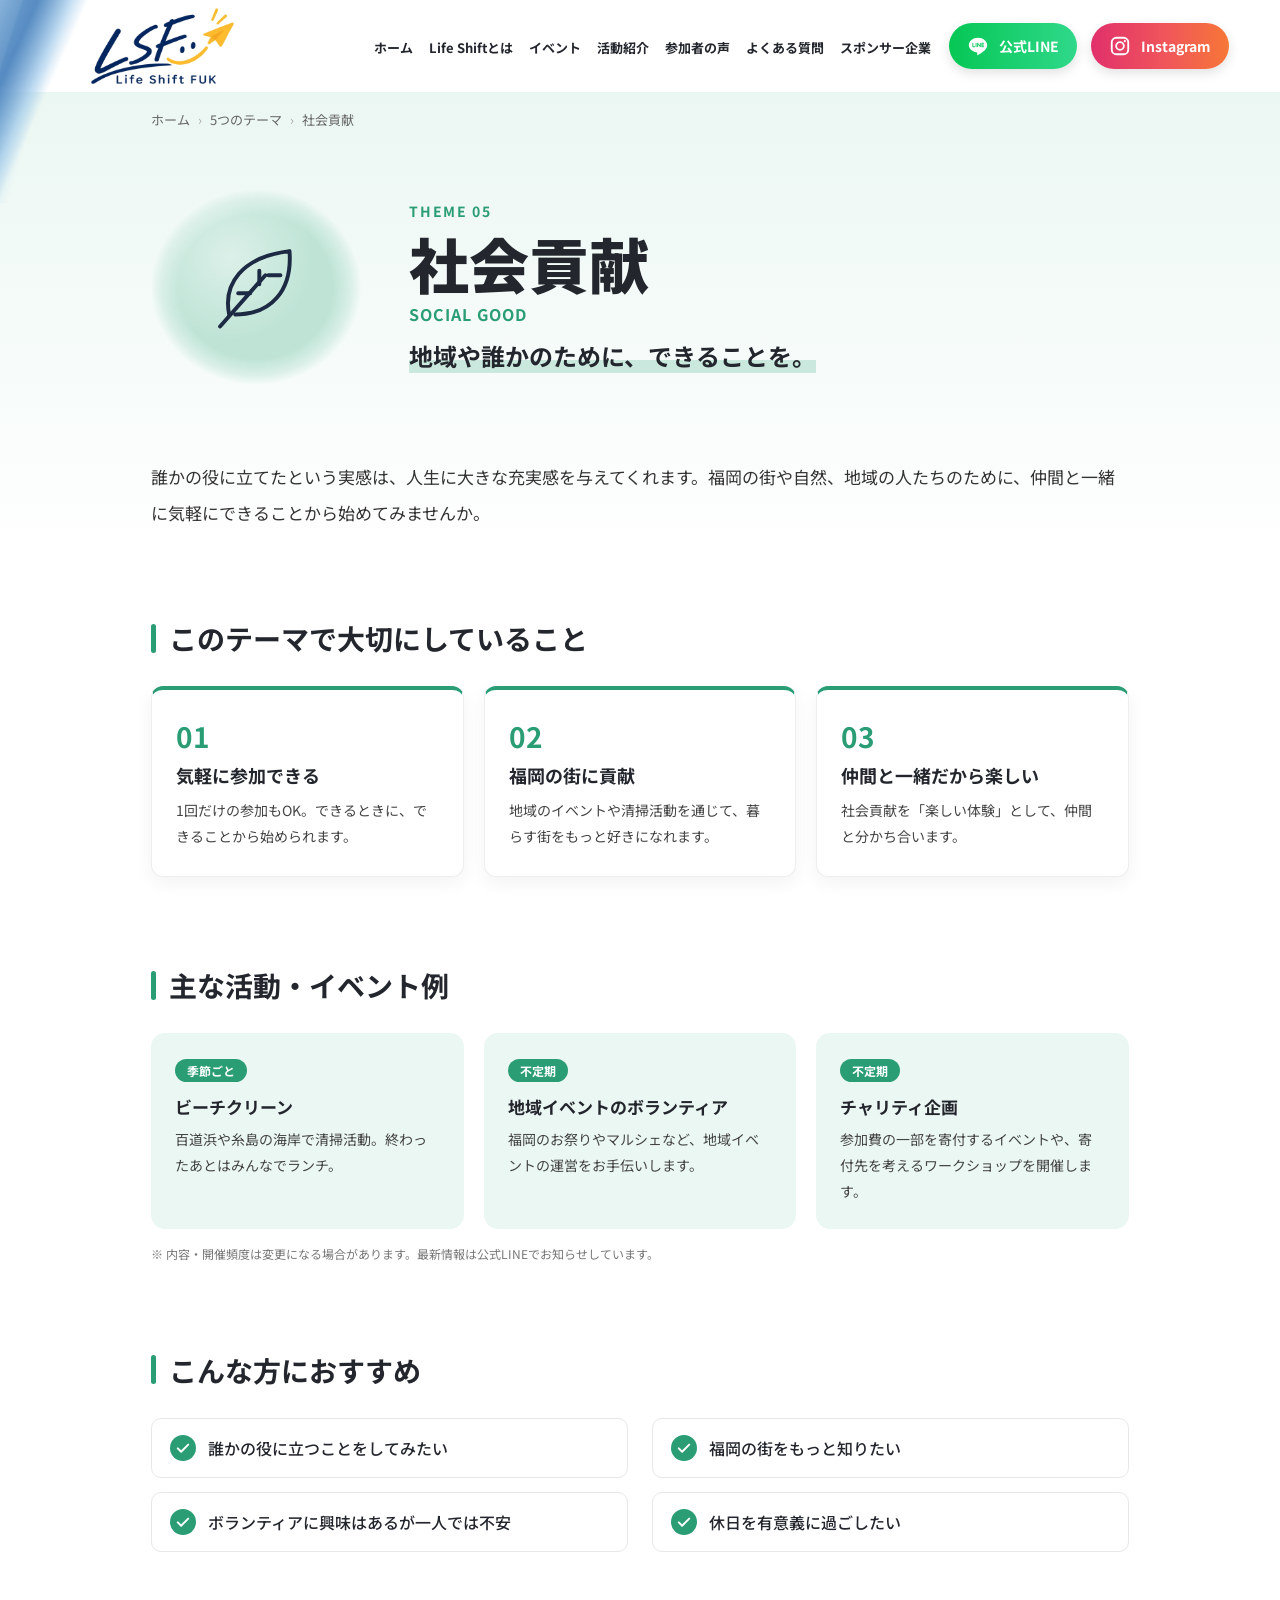
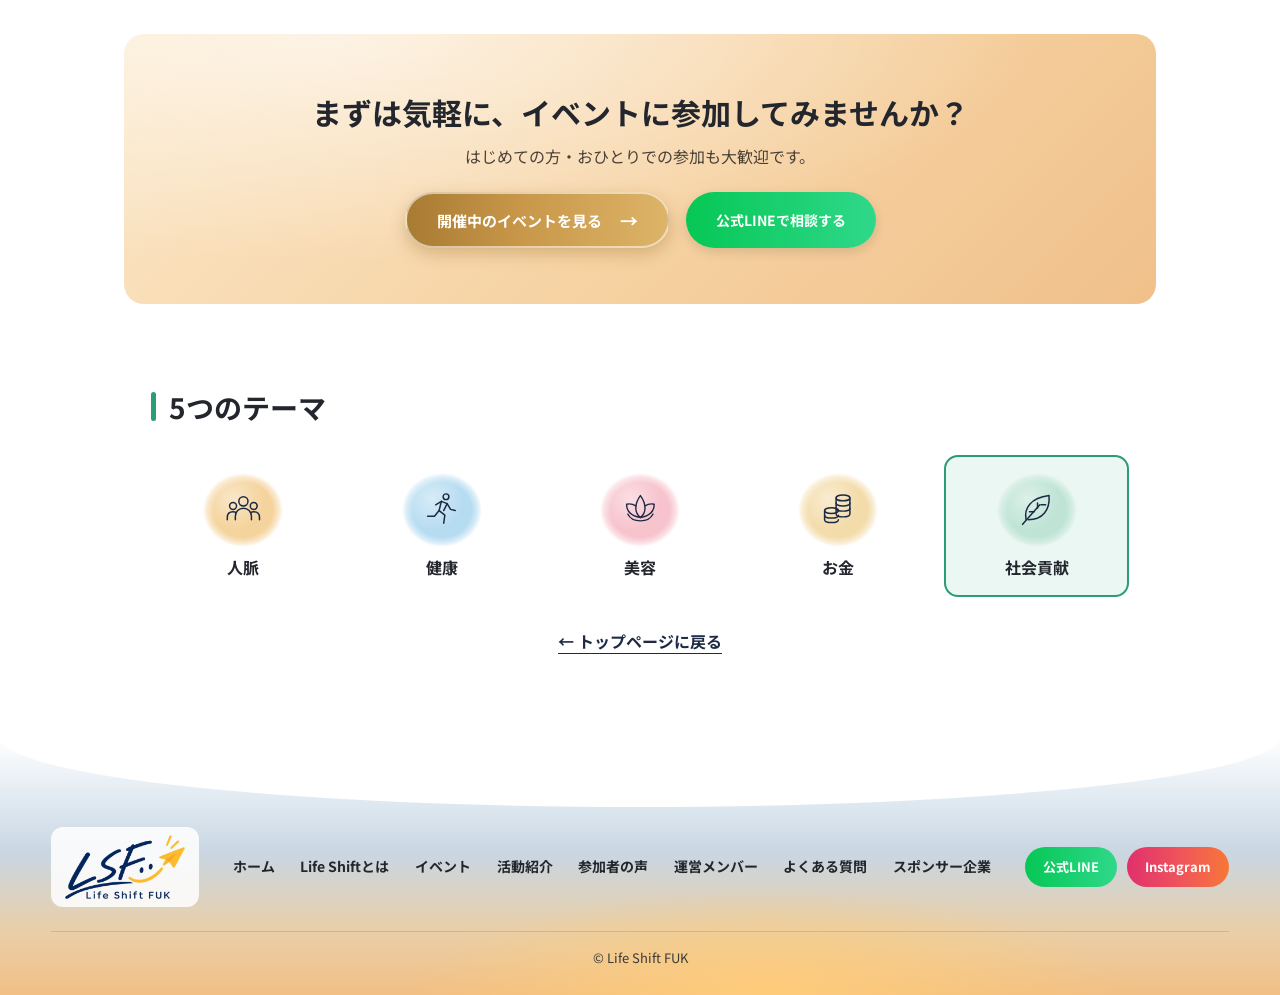
<file: themes/social-good.html>
<!DOCTYPE html>
<html lang="ja">
<head>
  <meta charset="UTF-8">
  <meta name="viewport" content="width=device-width, initial-scale=1.0">
  <!-- SEO:START 自動生成（scripts/build-seo.js）。ここは直接編集せず、管理画面「検索・SNSの表示（SEO）」で変更してください -->
  <title>社会貢献（Social Good）｜Life Shift FUK</title>
  <meta name="description" content="Life Shift FUKの5つのテーマ「社会貢献」。地域や誰かのために、できることを。">
  <meta property="og:type" content="article">
  <meta property="og:site_name" content="Life Shift FUK">
  <meta property="og:locale" content="ja_JP">
  <meta property="og:title" content="社会貢献（Social Good）｜Life Shift FUK">
  <meta property="og:description" content="Life Shift FUKの5つのテーマ「社会貢献」。地域や誰かのために、できることを。">
  <meta name="twitter:card" content="summary">
  <!-- SEO:END -->
  <link rel="preconnect" href="https://fonts.googleapis.com">
  <link rel="preconnect" href="https://fonts.gstatic.com" crossorigin>
  <link href="https://fonts.googleapis.com/css2?family=Noto+Sans+JP:wght@400;500;700&family=Noto+Serif+JP:wght@500;700;900&family=Dancing+Script:wght@600;700&family=Allura&display=swap" rel="stylesheet">
  <script>document.documentElement.classList.add("cms-loading");setTimeout(function(){document.documentElement.classList.remove("cms-loading")},2500);</script>
  <link rel="stylesheet" href="../css/style.css">
</head>
<body class="theme-page theme--social-good">

  <header class="site-header">
    <span class="brush" aria-hidden="true"></span>

    <a href="../index.html" class="logo">
      <img src="../assets/images/logo.png" alt="Life Shift FUK" data-cms-src="settings.logo" width="832" height="444">
    </a>

    <button class="menu-toggle" aria-label="メニューを開く" aria-expanded="false" aria-controls="global-nav">
      <span></span><span></span><span></span>
    </button>

    <div class="header-right" id="global-nav">
      <nav class="global-nav" aria-label="グローバルナビゲーション">
        <ul>
          <li><a href="../index.html">ホーム</a></li>
          <li><a href="../index.html#about">Life Shiftとは</a></li>
          <li><a href="../index.html#events">イベント</a></li>
          <li><a href="../index.html#activities">活動紹介</a></li>
          <li><a href="../index.html#voices">参加者の声</a></li>
          <li><a href="../index.html#faq">よくある質問</a></li>
          <li><a href="../sponsors.html">スポンサー企業</a></li>
        </ul>
      </nav>
      <div class="header-sns">
        <a href="https://lin.ee/Sg5S7Pw" data-cms-href="settings.lineUrl" target="_blank" rel="noopener" class="btn-sns btn-line">
          <svg viewBox="0 0 24 24" aria-hidden="true"><path fill="currentColor" d="M12 3C6.5 3 2 6.6 2 11c0 3.9 3.5 7.2 8.3 7.9.3.1.8.2.9.5.1.3.1.7 0 1l-.1.9c0 .3-.2 1 .9.5s5.9-3.5 8.1-6C21.5 14.3 22 12.7 22 11c0-4.4-4.5-8-10-8Zm-3.6 10.4H6.4c-.3 0-.5-.2-.5-.5V9c0-.3.2-.5.5-.5s.5.2.5.5v3.4h1.5c.3 0 .5.2.5.5s-.2.5-.5.5Zm2-.5c0 .3-.2.5-.5.5s-.5-.2-.5-.5V9c0-.3.2-.5.5-.5s.5.2.5.5v3.9Zm4.6 0c0 .2-.1.4-.3.5h-.2c-.2 0-.3-.1-.4-.2l-2-2.8v2.5c0 .3-.2.5-.5.5s-.5-.2-.5-.5V9c0-.2.1-.4.3-.5h.2c.2 0 .3.1.4.2l2 2.8V9c0-.3.2-.5.5-.5s.5.2.5.5v3.9Zm3.2-2.4c.3 0 .5.2.5.5s-.2.5-.5.5h-1.5v.9h1.5c.3 0 .5.2.5.5s-.2.5-.5.5h-2c-.3 0-.5-.2-.5-.5V9c0-.3.2-.5.5-.5h2c.3 0 .5.2.5.5s-.2.5-.5.5h-1.5v.9h1.5Z"/></svg>
          公式LINE
        </a>
        <a href="https://www.instagram.com/life_shift_fukuoka/" data-cms-href="settings.instagramUrl" target="_blank" rel="noopener" class="btn-sns btn-instagram">
          <svg viewBox="0 0 24 24" aria-hidden="true"><rect x="3" y="3" width="18" height="18" rx="5" fill="none" stroke="currentColor" stroke-width="2"/><circle cx="12" cy="12" r="4.2" fill="none" stroke="currentColor" stroke-width="2"/><circle cx="17.3" cy="6.7" r="1.2" fill="currentColor"/></svg>
          Instagram
        </a>
      </div>
    </div>
  </header>

  <main>
    <nav class="breadcrumb" aria-label="パンくずリスト">
      <ol>
        <li><a href="../index.html">ホーム</a></li>
        <li><a href="../index.html#themes">5つのテーマ</a></li>
        <li aria-current="page">社会貢献</li>
      </ol>
    </nav>

    <section class="theme-hero">
      <span class="theme-icon theme-icon--lg"><svg viewBox="0 0 64 64" aria-hidden="true"><g fill="none" stroke="currentColor" stroke-width="2.6" stroke-linecap="round" stroke-linejoin="round"><path d="M14 50C10 30 22 12 54 8c2 26-12 42-36 42"/><path d="M8 58l30-34"/><path d="M28 36h-8M34 30v-9M40 24h8"/></g></svg></span>
      <div class="theme-hero-text">
        <p class="theme-hero-label">THEME 05</p>
        <h1>社会貢献<span class="theme-en">SOCIAL GOOD</span></h1>
        <p class="theme-hero-catch" data-cms="themes.social-good.catch">地域や誰かのために、できることを。</p>
      </div>
    </section>

    <section class="theme-section">
      <p class="theme-lead-text" data-cms="themes.social-good.lead">誰かの役に立てたという実感は、人生に大きな充実感を与えてくれます。福岡の街や自然、地域の人たちのために、仲間と一緒に気軽にできることから始めてみませんか。</p>
    </section>

    <section class="theme-section">
      <h2 class="theme-h2">このテーマで大切にしていること</h2>
      <ul class="point-list" data-cms-list="points:themes.social-good.points">
          <li>
            <span class="point-num">01</span>
            <h3>気軽に参加できる</h3>
            <p>1回だけの参加もOK。できるときに、できることから始められます。</p>
          </li>
          <li>
            <span class="point-num">02</span>
            <h3>福岡の街に貢献</h3>
            <p>地域のイベントや清掃活動を通じて、暮らす街をもっと好きになれます。</p>
          </li>
          <li>
            <span class="point-num">03</span>
            <h3>仲間と一緒だから楽しい</h3>
            <p>社会貢献を「楽しい体験」として、仲間と分かち合います。</p>
          </li>
      </ul>
    </section>

    <section class="theme-section">
      <h2 class="theme-h2">主な活動・イベント例</h2>
      <ul class="event-list" data-cms-list="theme-events:themes.social-good.events">
          <li class="event-card">
            <span class="event-tag">季節ごと</span>
            <h3>ビーチクリーン</h3>
            <p>百道浜や糸島の海岸で清掃活動。終わったあとはみんなでランチ。</p>
          </li>
          <li class="event-card">
            <span class="event-tag">不定期</span>
            <h3>地域イベントのボランティア</h3>
            <p>福岡のお祭りやマルシェなど、地域イベントの運営をお手伝いします。</p>
          </li>
          <li class="event-card">
            <span class="event-tag">不定期</span>
            <h3>チャリティ企画</h3>
            <p>参加費の一部を寄付するイベントや、寄付先を考えるワークショップを開催します。</p>
          </li>
      </ul>
      <p class="theme-note">※ 内容・開催頻度は変更になる場合があります。最新情報は公式LINEでお知らせしています。</p>
    </section>

    <section class="theme-section">
      <h2 class="theme-h2">こんな方におすすめ</h2>
      <ul class="recommend-list" data-cms-list="recommend:themes.social-good.recommend">
          <li><svg viewBox="0 0 24 24" aria-hidden="true"><path d="M5 12.5l4.5 4.5L19 7.5" fill="none" stroke="currentColor" stroke-width="2.6" stroke-linecap="round" stroke-linejoin="round"/></svg>誰かの役に立つことをしてみたい</li>
          <li><svg viewBox="0 0 24 24" aria-hidden="true"><path d="M5 12.5l4.5 4.5L19 7.5" fill="none" stroke="currentColor" stroke-width="2.6" stroke-linecap="round" stroke-linejoin="round"/></svg>福岡の街をもっと知りたい</li>
          <li><svg viewBox="0 0 24 24" aria-hidden="true"><path d="M5 12.5l4.5 4.5L19 7.5" fill="none" stroke="currentColor" stroke-width="2.6" stroke-linecap="round" stroke-linejoin="round"/></svg>ボランティアに興味はあるが一人では不安</li>
          <li><svg viewBox="0 0 24 24" aria-hidden="true"><path d="M5 12.5l4.5 4.5L19 7.5" fill="none" stroke="currentColor" stroke-width="2.6" stroke-linecap="round" stroke-linejoin="round"/></svg>休日を有意義に過ごしたい</li>
      </ul>
    </section>

    <section class="theme-cta">
      <h2>まずは気軽に、<br class="sp">イベントに参加してみませんか？</h2>
      <p>はじめての方・おひとりでの参加も大歓迎です。</p>
      <div class="theme-cta-buttons">
        <a href="../events/index.html" class="btn btn-gold">開催中のイベントを見る <span class="arrow">→</span></a>
        <a href="https://lin.ee/Sg5S7Pw" data-cms-href="settings.lineUrl" target="_blank" rel="noopener" class="btn-sns btn-line">公式LINEで相談する</a>
      </div>
    </section>

    <section class="theme-section other-themes">
      <h2 class="theme-h2">5つのテーマ</h2>
      <ul>
          <li><a href="connection.html" class="theme--connection"><span class="theme-icon"><svg viewBox="0 0 64 64" aria-hidden="true"><g fill="none" stroke="currentColor" stroke-width="2.6" stroke-linecap="round" stroke-linejoin="round"><circle cx="32" cy="18" r="8"/><path d="M18 50v-6c0-8 6-14 14-14s14 6 14 14v6"/><circle cx="14" cy="26" r="6"/><path d="M4 50v-4c0-6 4-10 10-10 2 0 4 .5 5.5 1.5"/><circle cx="50" cy="26" r="6"/><path d="M60 50v-4c0-6-4-10-10-10-2 0-4 .5-5.5 1.5"/></g></svg></span>人脈</a></li>
          <li><a href="health.html" class="theme--health"><span class="theme-icon"><svg viewBox="0 0 64 64" aria-hidden="true"><g fill="none" stroke="currentColor" stroke-width="2.6" stroke-linecap="round" stroke-linejoin="round"><circle cx="40" cy="10" r="5"/><path d="M22 24l10-6 10 4 6 10 8 2"/><path d="M32 18l-4 16 10 8-2 14"/><path d="M28 34l-8 10H8"/><path d="M42 22l-6 12"/></g></svg></span>健康</a></li>
          <li><a href="beauty.html" class="theme--beauty"><span class="theme-icon"><svg viewBox="0 0 64 64" aria-hidden="true"><g fill="none" stroke="currentColor" stroke-width="2.4" stroke-linecap="round" stroke-linejoin="round"><path d="M32 8c-6 8-8 16-8 22s3 12 8 16c5-4 8-10 8-16s-2-14-8-22Z"/><path d="M24 26c-6-4-12-4-16-3 0 10 6 20 24 23"/><path d="M40 26c6-4 12-4 16-3 0 10-6 20-24 23"/><path d="M10 40c4 8 12 12 22 12s18-4 22-12"/></g></svg></span>美容</a></li>
          <li><a href="money.html" class="theme--money"><span class="theme-icon"><svg viewBox="0 0 64 64" aria-hidden="true"><g fill="none" stroke="currentColor" stroke-width="2.6" stroke-linecap="round" stroke-linejoin="round"><ellipse cx="40" cy="12" rx="12" ry="5"/><path d="M28 12v28c0 2.8 5.4 5 12 5s12-2.2 12-5V12"/><path d="M28 21c0 2.8 5.4 5 12 5s12-2.2 12-5M28 30c0 2.8 5.4 5 12 5s12-2.2 12-5"/><ellipse cx="20" cy="34" rx="12" ry="5"/><path d="M8 34v16c0 2.8 5.4 5 12 5s12-2.2 12-5"/><path d="M8 42c0 2.8 5.4 5 12 5s12-2.2 12-5"/></g></svg></span>お金</a></li>
          <li><a href="social-good.html" class="theme--social-good is-current" aria-current="page"><span class="theme-icon"><svg viewBox="0 0 64 64" aria-hidden="true"><g fill="none" stroke="currentColor" stroke-width="2.6" stroke-linecap="round" stroke-linejoin="round"><path d="M14 50C10 30 22 12 54 8c2 26-12 42-36 42"/><path d="M8 58l30-34"/><path d="M28 36h-8M34 30v-9M40 24h8"/></g></svg></span>社会貢献</a></li>
      </ul>
      <p class="back-link"><a href="../index.html#themes">← トップページに戻る</a></p>
    </section>
  </main>

  <footer class="site-footer">
    <div class="footer-inner">
      <a href="../index.html" class="footer-logo"><img src="../assets/images/logo.png" alt="Life Shift FUK" data-cms-src="settings.logo"></a>
      <nav class="footer-nav" aria-label="フッターメニュー">
        <ul>
          <li><a href="../index.html">ホーム</a></li>
          <li><a href="../index.html#about">Life Shiftとは</a></li>
          <li><a href="../index.html#events">イベント</a></li>
          <li><a href="../index.html#activities">活動紹介</a></li>
          <li><a href="../index.html#voices">参加者の声</a></li>
          <li><a href="../members.html">運営メンバー</a></li>
          <li><a href="../index.html#faq">よくある質問</a></li>
          <li><a href="../sponsors.html">スポンサー企業</a></li>
        </ul>
      </nav>
      <div class="footer-sns-list">
        <a href="https://lin.ee/Sg5S7Pw" target="_blank" rel="noopener" data-cms-href="settings.lineUrl" class="footer-sns footer-sns--line">公式LINE</a>
        <a href="https://www.instagram.com/life_shift_fukuoka/" target="_blank" rel="noopener" data-cms-href="settings.instagramUrl" class="footer-sns footer-sns--instagram">Instagram</a>
      </div>
    </div>
    <p class="footer-copy">&copy; Life Shift FUK</p>
  </footer>

  <script src="../js/fonts.js"></script>
  <script src="../js/main.js"></script>
</body>
</html>
</file>
<file: css/style.css>
/* =========================================
   Life Shift FUK - Header / Hero
   ========================================= */
:root {
  --navy: #1d2a44;
  --ink: #23262d;
  --gold: #d4a64a;
  --gold-dark: #a87a2a;
  --gold-light: #f0d08a;
  --line-1: #06c755;
  --line-2: #2fd88a;
  --insta-1: #e1306c;
  --insta-2: #f77737;
  --header-h: 92px;
  --gutter: clamp(16px, 4vw, 56px);

  /* フォントと文字の大きさ（管理画面の「フォント・文字の大きさ」で変更） */
  --font-heading: "Noto Serif JP", serif;   /* 見出し・紹介文 */
  --font-body: "Noto Sans JP", sans-serif;  /* メニュー・ボタン・本文 */
  --fs-heading: 1;
  --fs-body: 1;
}

*,
*::before,
*::after { box-sizing: border-box; }

html, body { margin: 0; padding: 0; }

body {
  font-family: var(--font-body);
  color: var(--ink);
  background: #fff;
  -webkit-font-smoothing: antialiased;
  overflow-x: hidden;
}

a { color: inherit; text-decoration: none; }
img { display: block; max-width: 100%; }

/* ---------- Header ---------- */
.site-header {
  position: relative;
  z-index: 20;
  height: var(--header-h);
  display: flex;
  align-items: center;
  justify-content: space-between;
  gap: 24px;
  padding: 0 var(--gutter) 0 calc(var(--gutter) + 40px);
  background: #fff;
  border-bottom-left-radius: 0 0;
}

/* 左上の青いブラシストローク */
.brush {
  position: absolute;
  top: -30px;
  left: -40px;
  width: 170px;
  height: 230px;
  background:
    linear-gradient(118deg, transparent 18%, rgba(120, 170, 215, .85) 19%, rgba(76, 132, 190, .9) 34%, rgba(150, 196, 232, .55) 46%, transparent 52%),
    linear-gradient(112deg, transparent 30%, rgba(80, 140, 200, .5) 31%, rgba(180, 214, 240, .35) 44%, transparent 50%);
  filter: blur(.4px);
  transform: rotate(-4deg);
  pointer-events: none;
  z-index: 0;
}

.logo {
  position: relative;
  z-index: 1;
  display: flex;
  flex-direction: column;
  align-items: center;
  line-height: 1;
  flex-shrink: 0;
}

.header-right {
  display: flex;
  align-items: center;
  gap: clamp(16px, 2.4vw, 36px);
}

.global-nav ul {
  display: flex;
  gap: clamp(14px, 2vw, 30px);
  margin: 0;
  padding: 0;
  list-style: none;
}

.global-nav a {
  position: relative;
  font-size: calc(14px * var(--fs-body));
  font-weight: 700;
  color: var(--ink);
  white-space: nowrap;
  padding: 6px 0;
  transition: color .2s;
}

.global-nav a::after {
  content: "";
  position: absolute;
  left: 0; right: 0; bottom: 0;
  height: 2px;
  background: var(--gold);
  transform: scaleX(0);
  transition: transform .25s;
}

.global-nav a:hover { color: var(--gold-dark); }
.global-nav a:hover::after { transform: scaleX(1); }

.header-sns { display: flex; gap: 14px; }

.btn-sns {
  display: inline-flex;
  align-items: center;
  justify-content: center;
  gap: 10px;
  min-width: 152px;
  height: 46px;
  padding: 0 24px;
  border-radius: 999px;
  color: #fff;
  font-size: calc(15px * var(--fs-body));
  font-weight: 700;
  white-space: nowrap;
  box-shadow: 0 4px 12px rgba(0, 0, 0, .12);
  transition: transform .2s, box-shadow .2s;
}

.btn-sns svg { width: 22px; height: 22px; flex-shrink: 0; }
.btn-sns:hover { transform: translateY(-2px); box-shadow: 0 8px 18px rgba(0, 0, 0, .18); }

.btn-line { background: linear-gradient(90deg, var(--line-1), var(--line-2)); }
.btn-instagram { background: linear-gradient(90deg, var(--insta-1), #f0565a 55%, var(--insta-2)); }

.menu-toggle { display: none; }

/* ---------- Hero ---------- */
.hero {
  position: relative;
  min-height: clamp(520px, 44vw, 700px);
  overflow: hidden;
  /* サンプルの夕焼け空のトーン */
  background:
    radial-gradient(ellipse 55% 45% at 58% 62%, rgba(255, 214, 140, .85), transparent 70%),
    linear-gradient(180deg, #c9dbe6 0%, #e9e3d6 30%, #f8d9ae 58%, #f3bd82 78%, #e8b68a 100%);
}

.hero-photo {
  position: absolute;
  /* 下の5枚の写真の上までの枠に収める（写真同士が重ならないように）
     帯は少し傾いているので、その分（1.5vw）だけ下に伸ばして隙間をなくす */
  inset: 0 0 calc(var(--strip-h) + 12px - 1.5vw) 30%;
  -webkit-mask-image: linear-gradient(90deg, transparent 0%, rgba(0, 0, 0, .55) 14%, #000 32%);
          mask-image: linear-gradient(90deg, transparent 0%, rgba(0, 0, 0, .55) 14%, #000 32%);
}

.hero-photo img {
  width: 100%;
  height: 100%;
  object-fit: cover;
  object-position: 50% 60%;
}

/* 写真全体に夕暮れ色の柔らかいトーンを重ねる */
.hero-photo::after {
  content: "";
  position: absolute;
  inset: 0;
  background:
    linear-gradient(180deg, rgba(255, 236, 205, .28) 0%, rgba(255, 200, 140, .10) 45%, rgba(255, 190, 120, .12) 100%);
  mix-blend-mode: soft-light;
  pointer-events: none;
}

/* 左側の文字エリアを明るく */
.hero::before {
  content: "";
  position: absolute;
  inset: 0;
  z-index: 1;
  background: linear-gradient(90deg, rgba(255, 246, 232, .82) 0%, rgba(255, 240, 220, .6) 34%, rgba(255, 236, 210, 0) 58%);
  pointer-events: none;
}

.hero-inner {
  position: relative;
  z-index: 3;
  padding: clamp(36px, 5vw, 70px) var(--gutter) 110px calc(var(--gutter) + 20px);
  max-width: 760px;
}

.hero-title {
  margin: 0;
  font-family: var(--font-heading);
  font-weight: 900;
  color: var(--ink);
  line-height: 1.32;
  letter-spacing: .02em;
  text-shadow: 0 2px 10px rgba(255, 255, 255, .6);
}

.hero-title span { display: block; white-space: nowrap; }
.hero-title .line1 { font-size: calc(clamp(30px, 5.2vw, 74px) * var(--fs-heading)); }
.hero-title .line2 { font-size: calc(clamp(26px, 4.2vw, 60px) * var(--fs-heading)); padding-left: .4em; }
.hero-title small { font-size: .78em; }

/* 見出し下の金色の筆ストローク */
.hero-stroke {
  display: block;
  width: min(620px, 88%);
  height: 12px;
  margin: 18px 0 22px;
  background: linear-gradient(90deg, var(--gold-dark), var(--gold) 30%, var(--gold-light) 70%, rgba(240, 208, 138, 0));
  border-radius: 50% 40% 60% 50% / 60% 50% 50% 40%;
  transform: rotate(-3deg);
  transform-origin: left center;
}

.hero-lead {
  margin: 0 0 22px;
  font-family: var(--font-heading);
  font-weight: 700;
  font-size: calc(clamp(17px, 1.75vw, 24px) * var(--fs-heading));
  line-height: 1.75;
  color: var(--ink);
  text-shadow: 0 1px 8px rgba(255, 255, 255, .7);
}

.hero-sub {
  margin: 0 0 30px;
  font-family: var(--font-heading);
  font-weight: 500;
  font-size: calc(clamp(14px, 1.3vw, 17px) * var(--fs-body));
  line-height: 1.85;
  color: #2f3138;
  text-shadow: 0 1px 6px rgba(255, 255, 255, .8);
}

.hero-buttons { display: flex; flex-wrap: wrap; gap: 18px; }

.btn {
  display: inline-flex;
  align-items: center;
  gap: 12px;
  height: 56px;
  padding: 0 30px;
  border-radius: 999px;
  font-size: calc(15px * var(--fs-body));
  font-weight: 700;
  white-space: nowrap;
  transition: transform .2s, box-shadow .2s;
}

.btn svg { width: 22px; height: 22px; }
.btn .arrow { margin-left: 6px; font-size: calc(18px * var(--fs-body)); }
.btn:hover { transform: translateY(-2px); }

.btn-gold {
  color: #fff;
  background: linear-gradient(90deg, #a87b33, #c9984a 45%, #ddb468);
  border: 2px solid rgba(255, 255, 255, .55);
  box-shadow: 0 6px 16px rgba(140, 95, 30, .3);
}

.btn-white {
  color: var(--navy);
  background: #fff;
  border: 1.5px solid var(--navy);
  box-shadow: 0 6px 16px rgba(0, 0, 0, .1);
  padding: 0 34px;
}

.hero-wave {
  position: absolute;
  left: 0;
  bottom: -1px;
  z-index: 4;
  width: 100%;
  height: 50px;
}

/* ---------- 大きい写真の下に並ぶ写真（5枚） ---------- */
.hero {
  --strip-h: clamp(120px, 12.5vw, 200px);
}

.hero-inner { padding-bottom: calc(var(--strip-h) + 40px); }

.hero-strip {
  position: absolute;
  z-index: 2;
  left: 30%;
  right: -2%;
  bottom: 12px;
  height: var(--strip-h);
  display: grid;
  grid-auto-flow: column;
  grid-auto-columns: 1fr;
  gap: 5px;
  margin: 0;
  padding: 5px 0;
  list-style: none;
  background: #fff;
  transform: rotate(-1.2deg);
  transform-origin: right bottom;
  box-shadow: 0 -4px 18px rgba(80, 50, 20, .12);
  /* 左端は背景になじませる */
  -webkit-mask-image: linear-gradient(90deg, transparent 0%, rgba(0, 0, 0, .5) 8%, #000 20%);
          mask-image: linear-gradient(90deg, transparent 0%, rgba(0, 0, 0, .5) 8%, #000 20%);
}

.hero-strip:empty { display: none; }

.hero-strip-item {
  overflow: hidden;
  background: #f3e6d4;
}

.hero-strip-item img {
  width: 100%;
  height: 100%;
  object-fit: cover;
}

/* ---------- Responsive ---------- */
@media (max-width: 1280px) {
  .btn-sns { min-width: 0; padding: 0 18px; font-size: calc(14px * var(--fs-body)); }
  .global-nav a { font-size: calc(13px * var(--fs-body)); }
  .global-nav ul { gap: 16px; }
  .header-right { gap: 18px; }
}

/* メニュー項目が多いので、狭めのPC幅ではさらに詰める */
@media (max-width: 1200px) {
  .global-nav ul { gap: 12px; }
  .header-right { gap: 14px; }
  .header-sns { gap: 8px; }
  .btn-sns { height: 42px; padding: 0 14px; gap: 6px; font-size: calc(13px * var(--fs-body)); }
  .btn-sns svg { width: 18px; height: 18px; }
}

@media (max-width: 1024px) {
  :root { --header-h: 76px; }

  .site-header { padding-left: calc(var(--gutter) + 20px); }
  .brush { width: 120px; height: 170px; }

  .menu-toggle {
    display: flex;
    flex-direction: column;
    justify-content: center;
    gap: 6px;
    width: 44px;
    height: 44px;
    padding: 10px;
    border: 0;
    border-radius: 50%;
    background: var(--navy);
    cursor: pointer;
  }

  .menu-toggle span {
    display: block;
    height: 2px;
    background: #fff;
    border-radius: 2px;
    transition: transform .25s, opacity .25s;
  }

  .is-open .menu-toggle span:nth-child(1) { transform: translateY(8px) rotate(45deg); }
  .is-open .menu-toggle span:nth-child(2) { opacity: 0; }
  .is-open .menu-toggle span:nth-child(3) { transform: translateY(-8px) rotate(-45deg); }

  .header-right {
    position: absolute;
    top: 100%;
    left: 0;
    right: 0;
    flex-direction: column;
    align-items: stretch;
    gap: 20px;
    padding: 20px var(--gutter) 28px;
    background: #fff;
    box-shadow: 0 12px 24px rgba(0, 0, 0, .1);
    display: none;
  }

  .is-open .header-right { display: flex; }

  .global-nav ul { flex-direction: column; gap: 0; }
  .global-nav li { border-bottom: 1px solid #eee; }
  .global-nav a { display: block; padding: 14px 4px; font-size: calc(15px * var(--fs-body)); }
  .global-nav a::after { display: none; }

  .header-sns { flex-direction: column; }
  .btn-sns { width: 100%; }
}

@media (max-width: 768px) {
  .hero { min-height: 720px; }

  .hero-photo {
    inset: auto 0 calc(var(--strip-h) + 16px) 0;
    height: 34%;
    -webkit-mask-image: linear-gradient(180deg, transparent 0%, #000 30%);
            mask-image: linear-gradient(180deg, transparent 0%, #000 30%);
  }

  .hero-photo img { object-position: 50% 60%; }

  .hero::before {
    background: linear-gradient(180deg, rgba(255, 246, 232, .7) 0%, rgba(255, 240, 220, .45) 45%, rgba(255, 236, 210, 0) 65%);
  }

  .hero-inner { padding: 28px var(--gutter) 90px; }
  .hero-title .line1 { font-size: calc(10vw * var(--fs-heading)); }
  .hero-title .line2 { font-size: calc(7.6vw * var(--fs-heading)); padding-left: 0; }
  .hero-lead { font-size: calc(4vw * var(--fs-heading)); transform: none; }

  .hero-buttons { position: relative; z-index: 3; }

  /* スマホでは写真の下に小さく並べ、横にスワイプして見る */
  .hero { --strip-h: 92px; min-height: 760px; }
  .hero-inner { padding-bottom: 90px; }
  .hero-strip {
    left: 0;
    right: 0;
    bottom: 14px;
    display: flex;
    overflow-x: auto;
    scroll-snap-type: x mandatory;
    scrollbar-width: none;
    transform: rotate(-1.5deg) scale(1.03);
    transform-origin: center;
    -webkit-mask-image: none;
            mask-image: none;
  }
  .hero-strip::-webkit-scrollbar { display: none; }
  .hero-strip-item { flex: 0 0 38%; scroll-snap-align: start; }
}

@media (max-width: 480px) {
  .hero-buttons { flex-direction: column; align-items: stretch; }
  .btn { justify-content: center; }
}

/* =========================================
   Common
   ========================================= */
.section-label,
.about-text .section-label {
  margin: 0 0 4px;
  font-family: var(--font-body);
  line-height: 1.4;
  font-size: calc(15px * var(--fs-body));
  font-weight: 700;
  letter-spacing: .08em;
  color: var(--gold-dark);
}

.btn-outline {
  color: var(--navy);
  background: #fff;
  border: 2px solid var(--navy);
  min-width: 260px;
  justify-content: center;
}

.btn-outline:hover { background: var(--navy); color: #fff; }

.sp { display: none; }

/* テーマカラー */
.theme--connection  { --t-color: #c98a2b; --t-soft: #f5d39c; --t-pale: #fdf3e2; }
.theme--health      { --t-color: #2a95c9; --t-soft: #b6dcf1; --t-pale: #eaf5fb; }
.theme--beauty      { --t-color: #df5470; --t-soft: #f7c3cd; --t-pale: #fdeef1; }
.theme--money       { --t-color: #b4842c; --t-soft: #f3dcaa; --t-pale: #fcf6e8; }
.theme--social-good { --t-color: #2a9d74; --t-soft: #bfe4d6; --t-pale: #ebf7f2; }

/* 水彩風の丸アイコン */
.theme-icon {
  display: inline-flex;
  align-items: center;
  justify-content: center;
  width: 150px;
  height: 140px;
  color: var(--navy);
  background:
    radial-gradient(circle at 38% 35%, rgba(255, 255, 255, .45), transparent 45%),
    radial-gradient(closest-side, var(--t-soft) 74%, color-mix(in srgb, var(--t-soft) 50%, transparent) 90%, transparent 100%);
  border-radius: 52% 48% 50% 50% / 50% 52% 48% 50%;
}

.theme-icon svg { width: 46%; height: auto; }

/* =========================================
   About
   ========================================= */
.about {
  position: relative;
  overflow: hidden;
  padding: clamp(40px, 6vw, 80px) var(--gutter) clamp(40px, 5vw, 70px);
  background: #fff;
}

/* 背景の青・ベージュのブラシストローク */
.about::before,
.about::after {
  content: "";
  position: absolute;
  pointer-events: none;
}

.about::before {
  left: -60px;
  top: 120px;
  width: 140px;
  height: 420px;
  background: linear-gradient(100deg, transparent 20%, rgba(120, 170, 215, .55) 30%, rgba(170, 205, 235, .35) 55%, transparent 70%);
  transform: rotate(14deg);
}

.about::after {
  right: 38%;
  top: 200px;
  width: 200px;
  height: 340px;
  background:
    linear-gradient(115deg, transparent 25%, rgba(230, 205, 160, .45) 35%, rgba(240, 220, 185, .25) 55%, transparent 65%),
    linear-gradient(120deg, transparent 50%, rgba(120, 170, 215, .45) 58%, rgba(170, 205, 235, .3) 70%, transparent 78%);
  transform: rotate(8deg);
}

.about-inner {
  position: relative;
  z-index: 1;
  max-width: 1280px;
  margin: 0 auto;
  display: grid;
  grid-template-columns: minmax(0, 1fr) minmax(0, 1.05fr);
  gap: clamp(24px, 4vw, 56px);
  align-items: center;
}

.about-title {
  margin: 0;
  font-family: var(--font-heading);
  font-weight: 700;
  font-size: calc(clamp(34px, 4.2vw, 58px) * var(--fs-heading));
  line-height: 1.2;
  color: var(--navy);
}

.about-title small { font-size: .7em; }

.about-stroke {
  display: block;
  width: min(560px, 92%);
  height: 7px;
  margin: 12px 0 24px -12px;
  background: linear-gradient(90deg, rgba(212, 166, 74, .2), var(--gold) 20%, var(--gold-light) 80%, rgba(240, 208, 138, .2));
  border-radius: 50% 40% 60% 50% / 60% 50% 50% 40%;
}

.about-text p {
  margin: 0 0 14px;
  font-family: var(--font-heading);
  font-weight: 500;
  font-size: calc(clamp(14px, 1.3vw, 17px) * var(--fs-body));
  line-height: 1.85;
  color: #3a3d45;
}

.about-text .about-name { margin-bottom: 4px; }

.about-text .about-highlight {
  display: inline-block;
  margin: 0 0 18px;
  padding: 4px 14px;
  font-weight: 700;
  font-size: calc(clamp(16px, 1.75vw, 24px) * var(--fs-body));
  color: var(--ink);
  background: linear-gradient(100deg, rgba(240, 215, 165, .25), rgba(236, 206, 150, .75) 10%, rgba(240, 215, 165, .6) 90%, rgba(240, 215, 165, .15));
  border-radius: 4px;
}

.about-text .btn { margin-top: 12px; }

/* 斜めにカットした写真 */
.about-photo {
  position: relative;
  margin: 0;
  filter: drop-shadow(0 12px 24px rgba(30, 40, 70, .15));
}

.about-photo img {
  width: 100%;
  aspect-ratio: 4 / 3;
  object-fit: cover;
  object-position: 50% 70%;
  clip-path: polygon(5% 4%, 100% 0, 100% 96%, 0 100%);
}

.about-script {
  position: absolute;
  top: 6%;
  right: 4%;
  font-family: "Allura", cursive;
  font-size: clamp(26px, 2.8vw, 44px);
  line-height: 1.05;
  color: var(--navy);
  transform: rotate(-16deg);
  text-shadow: 0 0 8px rgba(255, 255, 255, .95), 0 0 2px rgba(255, 255, 255, .9);
}

.about-script span { display: inline-block; padding-left: .7em; }
.about-script .indent { padding-left: 1.6em; }

/* =========================================
   5つのテーマ
   ========================================= */
.themes {
  position: relative;
  padding: clamp(20px, 3vw, 40px) var(--gutter) clamp(60px, 7vw, 100px);
  background: #fff;
}

.themes-inner { max-width: 1280px; margin: 0 auto; text-align: center; }

.themes-title {
  margin: 0 0 10px;
  font-family: var(--font-heading);
  font-weight: 700;
  font-size: calc(clamp(24px, 3vw, 40px) * var(--fs-heading));
  color: var(--ink);
  letter-spacing: .06em;
}

.themes-title .num { margin: 0 .1em; font-size: 1.5em; line-height: 1; }

.themes-lead {
  margin: 0 0 clamp(28px, 4vw, 50px);
  font-size: calc(clamp(13px, 1.2vw, 16px) * var(--fs-body));
  color: #444;
}

.theme-list {
  display: grid;
  grid-template-columns: repeat(5, 1fr);
  margin: 0;
  padding: 0;
  list-style: none;
}

.theme-card + .theme-card { border-left: 1px solid #d8d8d8; }

.theme-card a {
  display: flex;
  flex-direction: column;
  align-items: center;
  height: 100%;
  padding: 10px 12px 14px;
  border-radius: 16px;
  transition: transform .25s, background-color .25s;
}

.theme-card a:hover { transform: translateY(-6px); background: var(--t-pale); }
.theme-card .theme-icon { transition: transform .25s; }
.theme-card a:hover .theme-icon { transform: scale(1.06); }

.theme-name {
  margin: 14px 0 2px;
  font-size: calc(clamp(20px, 2vw, 26px) * var(--fs-heading));
  font-weight: 700;
  color: var(--ink);
}

.theme-en {
  margin: 0 0 14px;
  font-size: calc(14px * var(--fs-body));
  font-weight: 700;
  letter-spacing: .06em;
  color: var(--t-color);
}

.theme-desc {
  margin: 0 0 16px;
  font-family: var(--font-heading);
  font-weight: 500;
  font-size: calc(clamp(13px, 1.2vw, 16px) * var(--fs-body));
  line-height: 1.85;
  color: #3a3d45;
}

.theme-more {
  margin-top: auto;
  padding: 6px 18px;
  font-size: calc(13px * var(--fs-body));
  font-weight: 700;
  color: var(--t-color);
  border: 1.5px solid currentColor;
  border-radius: 999px;
  transition: background-color .25s, color .25s;
}

.theme-card a:hover .theme-more { background: var(--t-color); color: #fff; border-color: var(--t-color); }

@media (max-width: 1024px) {
  .theme-list { grid-template-columns: repeat(3, 1fr); row-gap: 36px; }
  .theme-card:nth-child(4) { border-left: 0; }
}

@media (max-width: 768px) {
  .about-inner { grid-template-columns: 1fr; }
  .about-text p br { display: none; }
  .about::after { display: none; }
  .btn-outline { width: 100%; }

  .theme-list { grid-template-columns: repeat(2, 1fr); }
  .theme-card + .theme-card { border-left: 0; }
  .theme-card:last-child { grid-column: 1 / -1; }
  .theme-icon { width: 120px; height: 112px; }
  .themes-title { font-size: calc(6vw * var(--fs-heading)); letter-spacing: 0; }
  .theme-card a { padding-left: 4px; padding-right: 4px; }
  .theme-desc { font-size: calc(13px * var(--fs-body)); }
}

/* =========================================
   テーマ詳細ページ
   ========================================= */
.theme-page main { background: linear-gradient(180deg, var(--t-pale) 0, #fff 480px); }

.breadcrumb { max-width: 1080px; margin: 0 auto; padding: 18px var(--gutter) 0; }
.breadcrumb ol { display: flex; flex-wrap: wrap; gap: 8px; margin: 0; padding: 0; list-style: none; font-size: calc(13px * var(--fs-body)); color: #666; }
.breadcrumb li + li::before { content: "›"; margin-right: 8px; color: #aaa; }
.breadcrumb a:hover { color: var(--t-color); text-decoration: underline; }

.theme-hero {
  max-width: 1080px;
  margin: 0 auto;
  padding: clamp(30px, 5vw, 60px) var(--gutter) clamp(20px, 3vw, 30px);
  display: flex;
  align-items: center;
  gap: clamp(20px, 4vw, 48px);
}

.theme-icon--lg { width: clamp(150px, 18vw, 210px); height: clamp(140px, 17vw, 196px); flex-shrink: 0; }

.theme-hero-label { margin: 0 0 6px; font-size: calc(14px * var(--fs-body)); font-weight: 700; letter-spacing: .12em; color: var(--t-color); }

.theme-hero h1 {
  margin: 0 0 14px;
  font-family: var(--font-heading);
  font-weight: 900;
  font-size: calc(clamp(36px, 5vw, 60px) * var(--fs-heading));
  line-height: 1.2;
  color: var(--ink);
}

.theme-hero h1 .theme-en { display: block; margin: 6px 0 0; font-family: var(--font-body); font-size: calc(16px * var(--fs-heading)); }

.theme-hero-catch {
  display: inline;
  margin: 0;
  font-family: var(--font-heading);
  font-weight: 700;
  font-size: calc(clamp(17px, 2vw, 24px) * var(--fs-heading));
  color: var(--ink);
  background: linear-gradient(transparent 62%, color-mix(in srgb, var(--t-soft) 80%, transparent) 62%);
}

.theme-section { max-width: 1080px; margin: 0 auto; padding: clamp(24px, 4vw, 44px) var(--gutter); }

.theme-lead-text {
  margin: 0;
  font-family: var(--font-heading);
  font-size: calc(clamp(15px, 1.4vw, 17px) * var(--fs-body));
  line-height: 2.1;
  color: #333;
}

.theme-h2 {
  position: relative;
  margin: 0 0 28px;
  padding-left: 18px;
  font-family: var(--font-heading);
  font-weight: 700;
  font-size: calc(clamp(20px, 2.4vw, 28px) * var(--fs-heading));
  color: var(--ink);
}

.theme-h2::before {
  content: "";
  position: absolute;
  left: 0;
  top: .2em;
  bottom: .2em;
  width: 5px;
  border-radius: 3px;
  background: var(--t-color);
}

.point-list, .event-list, .recommend-list, .other-themes ul { margin: 0; padding: 0; list-style: none; }

.point-list { display: grid; grid-template-columns: repeat(3, 1fr); gap: 20px; }

.point-list li {
  padding: 26px 24px;
  background: #fff;
  border: 1px solid #eee;
  border-top: 4px solid var(--t-color);
  border-radius: 12px;
  box-shadow: 0 6px 18px rgba(0, 0, 0, .05);
}

.point-num { font-family: var(--font-heading); font-size: calc(28px * var(--fs-heading)); font-weight: 700; color: var(--t-color); }
.point-list h3 { margin: 6px 0 10px; font-size: calc(18px * var(--fs-heading)); color: var(--ink); }
.point-list p, .event-card p { margin: 0; font-size: calc(14px * var(--fs-body)); line-height: 1.85; color: #444; }

.event-list { display: grid; grid-template-columns: repeat(3, 1fr); gap: 20px; }

.event-card { padding: 24px; background: var(--t-pale); border-radius: 14px; }

.event-tag {
  display: inline-block;
  padding: 3px 12px;
  font-size: calc(12px * var(--fs-body));
  font-weight: 700;
  color: #fff;
  background: var(--t-color);
  border-radius: 999px;
}

.event-card h3 { margin: 12px 0 8px; font-size: calc(17px * var(--fs-heading)); color: var(--ink); }

.theme-note { margin: 16px 0 0; font-size: calc(12px * var(--fs-body)); color: #777; }

.recommend-list { display: grid; grid-template-columns: repeat(2, 1fr); gap: 14px 24px; }

.recommend-list li {
  display: flex;
  align-items: center;
  gap: 12px;
  padding: 16px 18px;
  font-weight: 500;
  background: #fff;
  border: 1px solid #e8e8e8;
  border-radius: 10px;
}

.recommend-list svg {
  width: 26px;
  height: 26px;
  padding: 4px;
  flex-shrink: 0;
  color: #fff;
  background: var(--t-color);
  border-radius: 50%;
}

.theme-cta {
  max-width: 1032px;
  margin: clamp(20px, 3vw, 40px) auto;
  padding: clamp(36px, 5vw, 56px) var(--gutter);
  text-align: center;
  background:
    radial-gradient(ellipse at 20% 0%, rgba(255, 255, 255, .6), transparent 60%),
    linear-gradient(135deg, #fbe7c8, #f6d2a2 55%, #f0c08a);
  border-radius: 20px;
}

.theme-cta h2 { margin: 0 0 10px; font-family: var(--font-heading); font-size: calc(clamp(20px, 2.6vw, 30px) * var(--fs-heading)); color: var(--ink); }
.theme-cta p { margin: 0 0 24px; color: #4a4036; }
.theme-cta-buttons { display: flex; flex-wrap: wrap; justify-content: center; gap: 16px; }
.theme-cta .btn-sns { height: 56px; padding: 0 30px; }

.other-themes ul { display: grid; grid-template-columns: repeat(5, 1fr); gap: 14px; }

.other-themes a {
  display: flex;
  flex-direction: column;
  align-items: center;
  gap: 8px;
  padding: 16px 8px;
  font-weight: 700;
  border: 2px solid transparent;
  border-radius: 14px;
  transition: background-color .2s, border-color .2s;
}

.other-themes a:hover { background: var(--t-pale); }
.other-themes a.is-current { border-color: var(--t-color); background: var(--t-pale); }
.other-themes .theme-icon { width: 80px; height: 74px; }

.back-link { margin: 32px 0 0; text-align: center; }
.other-themes .back-link a { display: inline; padding: 0; border: 0; border-radius: 0; font-weight: 700; color: var(--navy); border-bottom: 1px solid currentColor; }

@media (max-width: 768px) {
  .sp { display: inline; }
  .theme-cta { margin-left: var(--gutter); margin-right: var(--gutter); }
  .theme-hero { flex-direction: column; text-align: center; }
  .theme-hero-catch { font-size: calc(16px * var(--fs-heading)); }
  .point-list, .event-list, .recommend-list { grid-template-columns: 1fr; }
  .other-themes ul { grid-template-columns: repeat(3, 1fr); }
  .other-themes .theme-icon { width: 64px; height: 60px; }
}

/* =========================================
   EVENT / GALLERY / VOICE（左見出し＋右コンテンツ）
   ========================================= */
[hidden] { display: none !important; }

.visually-hidden {
  position: absolute !important;
  width: 1px; height: 1px;
  overflow: hidden;
  clip: rect(0 0 0 0);
  white-space: nowrap;
}

.split-section {
  position: relative;
  overflow-x: clip;
  padding: clamp(28px, 4vw, 48px) var(--gutter);
  background: #fff;
}

.split-section.events { padding-top: clamp(40px, 5vw, 64px); }
.split-section.faq { padding-bottom: clamp(50px, 6vw, 80px); }

/* 左右の端にブラシの飾り */
.split-section::before {
  content: "";
  position: absolute;
  top: 10%;
  width: 90px;
  height: 80%;
  pointer-events: none;
  left: -30px;
  background: linear-gradient(100deg, transparent 15%, rgba(120, 170, 215, .45) 30%, rgba(170, 205, 235, .3) 55%, transparent 75%);
  transform: rotate(10deg);
}

.split-section.gallery::before {
  left: auto;
  right: -30px;
  background: linear-gradient(100deg, transparent 15%, rgba(230, 205, 160, .5) 35%, rgba(240, 220, 185, .3) 60%, transparent 80%);
}

.split-inner {
  position: relative;
  z-index: 1;
  max-width: 1280px;
  margin: 0 auto;
  display: grid;
  grid-template-columns: minmax(0, 1fr) minmax(0, 1.85fr);
  gap: clamp(24px, 3.5vw, 48px);
  align-items: center;
}

.split-inner--voice { grid-template-columns: minmax(0, .62fr) minmax(0, 2.4fr); }

.split-title {
  margin: 0 0 18px;
  font-family: var(--font-heading);
  font-weight: 700;
  font-size: calc(clamp(24px, 2.6vw, 38px) * var(--fs-heading));
  line-height: 1.4;
  white-space: nowrap;
  color: var(--ink);
}

.split-title--en { color: var(--navy); font-size: calc(clamp(30px, 3.4vw, 48px) * var(--fs-heading)); }
.split-title--en span { font-size: .85em; }

.split-text {
  margin: 0 0 26px;
  font-family: var(--font-heading);
  font-weight: 500;
  font-size: calc(clamp(14px, 1.25vw, 16px) * var(--fs-body));
  line-height: 1.9;
  color: #3a3d45;
}

.btn-wide { min-width: min(340px, 100%); justify-content: center; }

.btn-outline--blue { color: var(--navy); border-color: #2c4f86; }

/* ---------- イベントカード ---------- */
.event-grid {
  display: grid;
  grid-template-columns: repeat(3, 1fr);
  gap: clamp(14px, 1.8vw, 24px);
  margin: 0;
  padding: 0;
  list-style: none;
}

.event-item a {
  display: flex;
  flex-direction: column;
  height: 100%;
  overflow: hidden;
  background: #fff;
  border: 1px solid #ececec;
  border-radius: 10px;
  box-shadow: 0 6px 18px rgba(30, 40, 70, .08);
  transition: transform .25s, box-shadow .25s;
}

.event-item a:hover { transform: translateY(-4px); box-shadow: 0 12px 26px rgba(30, 40, 70, .14); }

.event-thumb { aspect-ratio: 3 / 2; overflow: hidden; }
.event-thumb img { width: 100%; height: 100%; object-fit: cover; transition: transform .4s; }
.event-item a:hover .event-thumb img { transform: scale(1.05); }

.event-body { display: flex; flex-direction: column; flex: 1; padding: 16px 18px 18px; }

.event-date {
  margin: 0 0 4px;
  font-size: calc(clamp(17px, 1.6vw, 21px) * var(--fs-body));
  font-weight: 700;
  color: var(--ink);
}

.event-date small { font-size: .85em; }

.event-title {
  margin: 0 0 14px;
  font-size: calc(clamp(15px, 1.4vw, 18px) * var(--fs-heading));
  font-weight: 700;
  color: var(--ink);
}

.event-foot { display: flex; align-items: center; justify-content: space-between; gap: 8px; margin-top: auto; }

.event-tags { display: flex; flex-wrap: wrap; gap: 8px; }

.event-tags span {
  padding: 3px 16px;
  font-size: calc(13px * var(--fs-body));
  font-weight: 700;
  color: var(--tag);
  border: 1.5px solid var(--tag);
  border-radius: 999px;
  background: color-mix(in srgb, var(--tag) 6%, #fff);
}

.event-arrow { font-size: calc(20px * var(--fs-body)); font-weight: 700; color: var(--navy); transition: transform .25s; }
.event-item a:hover .event-arrow { transform: translateX(4px); }

/* ---------- ギャラリー（8枚） ---------- */
.gallery-grid {
  display: grid;
  grid-template-columns: 1.25fr 1.1fr 1fr .75fr;
  grid-template-rows: repeat(2, clamp(110px, 11vw, 160px));
  gap: 6px;
  margin: 0;
  padding: 0;
  list-style: none;
  grid-auto-flow: column;
}

.gallery-grid li { overflow: hidden; border-radius: 4px; background: #eef2f6; }
.gallery-grid img { width: 100%; height: 100%; object-fit: cover; transition: transform .4s; }
.gallery-grid li:hover img { transform: scale(1.06); }

/* ギャラリーの動画（管理画面でURLを入れたときに写真の代わりに表示） */
.gallery-video {
  overflow: hidden;
  aspect-ratio: 16 / 9;
  background: #000;
  border-radius: 12px;
  box-shadow: 0 10px 28px rgba(30, 40, 70, .14);
}
.gallery-video iframe { display: block; width: 100%; height: 100%; border: 0; }
.gallery-video[hidden], .gallery-grid[hidden] { display: none; }
/* 縦長の動画（ショート動画・Instagram）は中央に */
.gallery-video.is-vertical { width: min(100%, 380px); aspect-ratio: 9 / 16; justify-self: center; margin: 0 auto; }
.gallery-video--instagram.is-vertical { width: min(100%, 400px); aspect-ratio: 400 / 720; background: #fff; }

/* ---------- 参加者の声 ---------- */
.voice-list {
  display: grid;
  grid-template-columns: repeat(3, minmax(0, 1fr));
  gap: clamp(12px, 1.5vw, 20px);
  margin: 0;
  padding: 0;
  list-style: none;
}

.voice-card {
  display: flex;
  align-items: flex-start;
  gap: 14px;
  padding: 20px 18px;
  background: #fff3cd; /* クリーム色 */
  border: 1px solid #f0e0a8;
  border-radius: 10px;
  box-shadow: 0 6px 18px rgba(30, 40, 70, .06);
}

.voice-avatar {
  width: clamp(64px, 5.6vw, 84px);
  aspect-ratio: 1;
  flex-shrink: 0;
  object-fit: cover;
  border-radius: 50%;
  border: 3px solid #f3f3f3;
}

/* 文章を変更しても枠からはみ出さないよう、カードの幅で折り返す */
.voice-card > div { flex: 1; min-width: 0; overflow-wrap: anywhere; }
.voice-catch { margin: 0 0 8px; font-size: calc(clamp(13px, 1.05vw, 15px) * var(--fs-heading)); font-weight: 700; line-height: 1.6; color: var(--ink); }
.voice-text { margin: 0 0 10px; font-size: calc(13px * var(--fs-body)); line-height: 1.75; color: #555; }
.voice-meta { margin: 0; font-size: calc(12px * var(--fs-body)); font-weight: 700; color: #666; }

@media (max-width: 1024px) {
  .split-inner, .split-inner--voice { grid-template-columns: 1fr; }
  .split-text br { display: none; }
  .split-title { white-space: normal; }
  .voice-list { grid-template-columns: 1fr; }
}

@media (max-width: 768px) {
  .event-grid { grid-template-columns: 1fr; }
  .gallery-grid {
    grid-auto-flow: row;
    grid-template-columns: repeat(2, 1fr);
    grid-template-rows: none;
    grid-auto-rows: 120px;
  }
}

/* =========================================
   下層ページ（イベント一覧・予約）
   ========================================= */
.sub-page main { background: linear-gradient(180deg, #fdf3e2 0, #fff 420px); padding-bottom: 80px; }

.page-head, .page-section { max-width: 1080px; margin: 0 auto; padding: 0 var(--gutter); }
.page-head { padding-top: clamp(28px, 4vw, 48px); padding-bottom: 20px; }
.page-section { padding-top: 16px; padding-bottom: 24px; }

.event-grid--page { grid-template-columns: repeat(auto-fill, minmax(280px, 1fr)); }

.reserve-summary {
  display: grid;
  grid-template-columns: minmax(0, 1fr) minmax(0, 1.3fr);
  overflow: hidden;
  background: #fff;
  border: 1px solid #ececec;
  border-radius: 14px;
  box-shadow: 0 8px 22px rgba(30, 40, 70, .08);
}

.reserve-summary > img { width: 100%; height: 100%; min-height: 240px; object-fit: cover; }
.reserve-summary-body { padding: clamp(20px, 3vw, 32px); }
.reserve-title { margin: 0 0 12px; font-family: var(--font-heading); font-size: calc(clamp(22px, 2.6vw, 30px) * var(--fs-heading)); color: var(--ink); }
.reserve-desc { margin: 16px 0; font-size: calc(14px * var(--fs-body)); line-height: 1.85; color: #444; }

.reserve-info {
  display: grid;
  grid-template-columns: auto 1fr;
  gap: 8px 16px;
  margin: 0;
  padding: 16px 0 0;
  border-top: 1px dashed #ddd;
  font-size: calc(14px * var(--fs-body));
}

.reserve-info dt { font-weight: 700; color: var(--gold-dark); }
.reserve-info dd { margin: 0; color: #333; }

.reserve-notfound { padding: 40px 20px; text-align: center; background: #fff; border-radius: 14px; }

.reserve-steps {
  display: flex;
  justify-content: center;
  gap: clamp(16px, 5vw, 56px);
  margin: 20px 0 24px;
  padding: 0;
  list-style: none;
  font-size: calc(14px * var(--fs-body));
  font-weight: 700;
  color: #aaa;
}

.reserve-steps li { display: flex; align-items: center; gap: 8px; }

.reserve-steps span {
  display: inline-grid;
  place-items: center;
  width: 30px;
  height: 30px;
  border-radius: 50%;
  color: #fff;
  background: #ccc;
}

.reserve-steps .is-active { color: var(--gold-dark); }
.reserve-steps .is-active span { background: linear-gradient(135deg, #a87b33, #ddb468); }

.reserve-box {
  max-width: 760px;
  margin: 0 auto;
  padding: clamp(24px, 4vw, 44px);
  background: #fff;
  border: 1px solid #ececec;
  border-radius: 14px;
  box-shadow: 0 8px 22px rgba(30, 40, 70, .06);
}

.form-row { margin: 0 0 22px; padding: 0; border: 0; }
.form-row--half { display: grid; grid-template-columns: 1fr 1fr; gap: 16px; }

.form-row label,
.form-row legend {
  display: block;
  margin-bottom: 8px;
  padding: 0;
  font-size: calc(15px * var(--fs-body));
  font-weight: 700;
  color: var(--ink);
}

.req, .opt {
  margin-left: 8px;
  padding: 2px 8px;
  font-size: calc(11px * var(--fs-body));
  font-weight: 700;
  color: #fff;
  vertical-align: 2px;
  border-radius: 4px;
  background: #d9534f;
}

.opt { background: #9aa2ad; }

.form-row input[type="text"],
.form-row input[type="email"],
.form-row input[type="tel"],
.form-row select,
.form-row textarea {
  width: 100%;
  padding: 12px 14px;
  font: inherit;
  font-size: calc(16px * var(--fs-body));
  color: var(--ink);
  background: #fafafa;
  border: 1.5px solid #dcdcdc;
  border-radius: 8px;
  transition: border-color .2s, background-color .2s;
}

.form-row input:focus,
.form-row select:focus,
.form-row textarea:focus { outline: none; border-color: var(--gold); background: #fff; box-shadow: 0 0 0 3px rgba(212, 166, 74, .2); }

.form-row input:user-invalid,
.form-row select:user-invalid { border-color: #d9534f; }

.radio-group { display: flex; flex-wrap: wrap; gap: 12px 28px; }
.radio-group label { display: flex; align-items: center; gap: 8px; margin: 0; font-weight: 500; cursor: pointer; }
.radio-group input, .form-agree input { width: 18px; height: 18px; accent-color: var(--gold-dark); }

.form-agree { margin: 28px 0; text-align: center; }
.form-agree label { display: inline-flex; align-items: center; gap: 8px; font-weight: 700; cursor: pointer; }

.btn-submit, .reserve-actions .btn { border: 0; cursor: pointer; font-family: inherit; }
.btn-submit { display: flex; margin: 0 auto; min-width: min(320px, 100%); justify-content: center; }

.reserve-lead { margin: 0 0 20px; font-size: calc(14px * var(--fs-body)); color: #444; }

.confirm-list {
  display: grid;
  grid-template-columns: 10em 1fr;
  margin: 0 0 28px;
  border-top: 1px solid #eee;
}

.confirm-list dt, .confirm-list dd { padding: 14px 8px; border-bottom: 1px solid #eee; font-size: calc(15px * var(--fs-body)); }
.confirm-list dt { font-weight: 700; color: var(--gold-dark); }
.confirm-list dd { margin: 0; white-space: pre-wrap; word-break: break-word; }

.reserve-actions { display: flex; flex-wrap: wrap; justify-content: center; gap: 16px; }
.reserve-actions .btn-outline { min-width: 0; border: 2px solid var(--navy); }

.reserve-done { text-align: center; }
.reserve-done h2 { margin: 0 0 14px; font-family: var(--font-heading); font-size: calc(clamp(20px, 2.6vw, 28px) * var(--fs-heading)); }
.reserve-done p { line-height: 1.9; }
.reserve-done .btn { margin-top: 12px; }

.reserve-done-icon {
  display: grid;
  place-items: center;
  width: 64px;
  height: 64px;
  margin: 0 auto 16px;
  font-size: calc(30px * var(--fs-body));
  color: #fff;
  background: linear-gradient(135deg, #a87b33, #ddb468);
  border-radius: 50%;
}

@media (max-width: 768px) {
  .reserve-summary { grid-template-columns: 1fr; }
  .reserve-summary > img { min-height: 0; aspect-ratio: 3 / 2; }
  .form-row--half { grid-template-columns: 1fr; }
  .confirm-list { grid-template-columns: 1fr; }
  .confirm-list dt { padding-bottom: 0; border-bottom: 0; }
}

/* =========================================
   ロゴ（画像）
   ========================================= */
.logo img { width: auto; height: 76px; }
.footer-logo img { width: auto; height: 64px; }

@media (max-width: 1024px) {
  .logo img { height: 54px; }
}

/* =========================================
   FAQ
   ========================================= */
.split-inner--faq { grid-template-columns: minmax(0, .8fr) minmax(0, 1.6fr); align-items: start; }

.faq-list { margin: 0; padding: 0; list-style: none; }

.faq-item { border-bottom: 1px solid #e3e3e3; }

.faq-item summary {
  display: flex;
  align-items: center;
  gap: 18px;
  padding: 14px 6px;
  cursor: pointer;
  list-style: none;
  font-size: calc(clamp(15px, 1.35vw, 18px) * var(--fs-body));
  font-weight: 500;
  color: var(--ink);
  transition: color .2s;
}

.faq-item summary::-webkit-details-marker { display: none; }
.faq-item summary:hover { color: var(--gold-dark); }

.faq-q, .faq-a {
  flex-shrink: 0;
  font-family: var(--font-heading);
  font-size: 1.15em;
  font-weight: 700;
}

.faq-q { color: #2c4f86; }
.faq-a { color: var(--gold-dark); }

.faq-text { flex: 1; }

/* ＋ / − アイコン */
.faq-icon { position: relative; width: 16px; height: 16px; flex-shrink: 0; margin-right: 4px; }
.faq-icon::before,
.faq-icon::after {
  content: "";
  position: absolute;
  top: 50%;
  left: 0;
  width: 100%;
  height: 2px;
  margin-top: -1px;
  background: var(--navy);
  transition: transform .25s;
}
.faq-icon::after { transform: rotate(90deg); }
.faq-item details[open] .faq-icon::after { transform: rotate(0deg); }

.faq-answer {
  display: flex;
  gap: 18px;
  padding: 4px 6px 18px;
  font-size: calc(15px * var(--fs-body));
}

.faq-answer p { margin: 0; line-height: 1.9; color: #444; white-space: pre-line; }

.faq-list--page { padding: 8px clamp(16px, 3vw, 36px); background: #fff; border: 1px solid #ececec; border-radius: 14px; }
.faq-list--page .faq-item:last-child { border-bottom: 0; }

/* =========================================
   フッター（夕焼けの帯）
   ========================================= */
.site-footer {
  position: relative;
  overflow: hidden;
  padding: 90px var(--gutter) 28px;
  background:
    radial-gradient(ellipse 40% 60% at 60% 100%, rgba(255, 205, 120, .9), transparent 70%),
    linear-gradient(180deg, #fff 0%, #dfe9f1 25%, #c9d6e2 45%, #e9cfa9 75%, #f2bf84 100%);
}

/* 上端の白い波 */
.site-footer::before {
  content: "";
  position: absolute;
  inset: 0 0 auto 0;
  height: 70px;
  background: #fff;
  border-radius: 0 0 50% 50% / 0 0 100% 100%;
}


.footer-inner {
  position: relative;
  flex-wrap: wrap;
  z-index: 1;
  max-width: 1280px;
  margin: 0 auto;
  display: flex;
  align-items: center;
  justify-content: space-between;
  gap: 16px;
}

.footer-logo { padding: 8px 14px; background: rgba(255, 255, 255, .85); border-radius: 12px; }
.footer-copy {
  position: relative;
  z-index: 1;
  max-width: 1280px;
  margin: 24px auto 0;
  padding-top: 16px;
  font-size: calc(13px * var(--fs-body));
  text-align: center;
  color: #3b3a38;
  border-top: 1px solid rgba(29, 42, 68, .15);
}

.footer-nav { flex: 1; min-width: 0; }

.footer-nav ul {
  display: flex;
  flex-wrap: wrap;
  justify-content: center;
  gap: 6px clamp(14px, 2vw, 28px);
  margin: 0;
  padding: 0;
  list-style: none;
}

.footer-nav a {
  display: inline-block;
  padding: 6px 0;
  font-size: calc(14px * var(--fs-body));
  font-weight: 700;
  color: var(--ink);
  white-space: nowrap;
  border-bottom: 2px solid transparent;
  transition: color .2s, border-color .2s;
}

.footer-nav a:hover { color: var(--gold-dark); border-color: var(--gold); }

.footer-sns-list { display: flex; gap: 10px; }

.footer-sns {
  display: inline-flex;
  align-items: center;
  height: 40px;
  padding: 0 18px;
  font-size: calc(13px * var(--fs-body));
  font-weight: 700;
  color: #fff;
  border-radius: 999px;
  transition: transform .2s;
}

.footer-sns:hover { transform: translateY(-2px); }
.footer-sns--line { background: linear-gradient(90deg, var(--line-1), var(--line-2)); }
.footer-sns--instagram { background: linear-gradient(90deg, var(--insta-1), #f0565a 55%, var(--insta-2)); }

.sub-page main, .theme-page main { padding-bottom: 40px; }

@media (max-width: 1024px) {
  .split-inner--faq { grid-template-columns: 1fr; row-gap: 0; }
  .split-inner--faq .split-title { margin-bottom: 12px; }
  .split-inner--faq .btn { margin-top: 28px; }
  .split-inner--faq .split-head { display: contents; }
  .split-inner--faq .btn { order: 3; }
}

@media (max-width: 768px) {
  .footer-inner { flex-direction: column; text-align: center; }
  .footer-nav ul { display: grid; grid-template-columns: repeat(2, 1fr); gap: 4px 16px; }
}

/* =========================================
   Life Shift FUKとは（about.html）
   ========================================= */
.about-intro {
  display: grid;
  grid-template-columns: minmax(0, 1fr) minmax(0, 1.1fr);
  gap: clamp(24px, 4vw, 48px);
  align-items: center;
}

.about-intro-photo { margin: 0; filter: drop-shadow(0 12px 24px rgba(30, 40, 70, .15)); }

.about-intro-photo img {
  width: 100%;
  aspect-ratio: 4 / 3;
  object-fit: cover;
  object-position: 50% 70%;
  clip-path: polygon(4% 3%, 100% 0, 97% 100%, 0 97%);
}

.about-intro-text p {
  margin: 0 0 16px;
  font-family: var(--font-heading);
  font-size: calc(clamp(14px, 1.3vw, 16px) * var(--fs-body));
  line-height: 2;
  color: #3a3d45;
}

.about-intro-text .about-intro-catch {
  margin-bottom: 22px;
  font-weight: 700;
  font-size: calc(clamp(22px, 2.6vw, 32px) * var(--fs-heading));
  line-height: 1.6;
  color: var(--navy);
  background: linear-gradient(transparent 70%, rgba(236, 206, 150, .6) 70%);
  display: inline;
}

.about-intro-body { margin-top: 22px; }

.about-name-box {
  position: relative;
  overflow: hidden;
  padding: clamp(24px, 4vw, 40px);
  background: linear-gradient(120deg, #eef4fa, #fdf3e2);
  border-radius: 16px;
}

.about-name-box p { position: relative; margin: 0; font-size: calc(15px * var(--fs-body)); line-height: 2; color: #3a3d45; }

.about-name-box .about-name-script {
  position: absolute;
  right: 16px;
  bottom: -14px;
  font-family: "Allura", cursive;
  font-size: clamp(56px, 8vw, 96px);
  line-height: 1;
  color: rgba(212, 166, 74, .25);
  pointer-events: none;
}

.value-list, .about-theme-links, .flow-list { margin: 0; padding: 0; list-style: none; }

.value-list { display: grid; grid-template-columns: repeat(3, 1fr); gap: 20px; }

.value-list li {
  padding: 26px 24px;
  background: #fff;
  border: 1px solid #eee;
  border-radius: 12px;
  box-shadow: 0 6px 18px rgba(0, 0, 0, .05);
}

.value-list h3 {
  margin: 0 0 10px;
  padding-bottom: 10px;
  font-family: var(--font-heading);
  font-size: calc(18px * var(--fs-heading));
  color: var(--navy);
  border-bottom: 2px solid var(--gold-light);
}

.value-list p, .flow-list p { margin: 0; font-size: calc(14px * var(--fs-body)); line-height: 1.85; color: #444; }

.about-section-lead { margin: -12px 0 24px; font-size: calc(14px * var(--fs-body)); color: #555; }

.about-theme-links { display: grid; grid-template-columns: repeat(5, 1fr); gap: 14px; }

.about-theme-links a {
  display: flex;
  flex-direction: column;
  align-items: center;
  gap: 6px;
  padding: 18px 8px;
  font-size: calc(17px * var(--fs-body));
  font-weight: 700;
  color: var(--ink);
  border-radius: 14px;
  transition: background-color .2s, transform .2s;
}

.about-theme-links a:hover { background: var(--t-pale); transform: translateY(-4px); }
.about-theme-links small { font-size: calc(12px * var(--fs-body)); letter-spacing: .06em; color: var(--t-color); }
.about-theme-links .theme-icon { width: 96px; height: 90px; }

.flow-list { display: grid; grid-template-columns: repeat(4, 1fr); gap: 16px; counter-reset: none; }

.flow-list li {
  position: relative;
  padding: 22px 20px;
  background: #fff;
  border: 1px solid #eee;
  border-radius: 12px;
}

/* ステップ間の矢印 */
.flow-list li:not(:last-child)::after {
  content: "";
  position: absolute;
  top: 50%;
  right: -13px;
  z-index: 1;
  width: 10px;
  height: 10px;
  border-top: 2px solid var(--gold);
  border-right: 2px solid var(--gold);
  transform: translateY(-50%) rotate(45deg);
}

.flow-num {
  display: inline-block;
  padding: 2px 12px;
  font-size: calc(12px * var(--fs-body));
  font-weight: 700;
  letter-spacing: .08em;
  color: #fff;
  background: linear-gradient(90deg, #a87b33, #ddb468);
  border-radius: 999px;
}

.flow-list h3 { margin: 12px 0 8px; font-size: calc(16px * var(--fs-heading)); color: var(--ink); }

.about-message {
  display: grid;
  grid-template-columns: 180px 1fr;
  gap: clamp(20px, 3vw, 40px);
  align-items: center;
  padding: clamp(24px, 4vw, 40px);
  background: #fff;
  border: 1px solid #eee;
  border-radius: 16px;
}

.about-message-logo { width: 100%; height: auto; }
.about-message p { margin: 0 0 14px; font-family: var(--font-heading); font-size: calc(15px * var(--fs-body)); line-height: 2; color: #3a3d45; }
.about-message .about-message-sign { margin: 0; text-align: right; font-weight: 700; color: var(--navy); }

.about-page .page-section { padding-top: clamp(20px, 3vw, 36px); padding-bottom: clamp(20px, 3vw, 36px); }

@media (max-width: 1024px) {
  .about-theme-links { grid-template-columns: repeat(3, 1fr); }
  .flow-list { grid-template-columns: repeat(2, 1fr); }
  .flow-list li:nth-child(2)::after { display: none; }
}

@media (max-width: 768px) {
  .about-intro, .value-list { grid-template-columns: 1fr; }
  .about-message { grid-template-columns: 1fr; }
  .about-message-logo { width: 160px; margin: 0 auto; }
  .flow-list { grid-template-columns: 1fr; gap: 22px; }
  .flow-list li:not(:last-child)::after {
    display: block;
    top: auto;
    right: auto;
    bottom: -16px;
    left: 50%;
    transform: translateX(-50%) rotate(135deg);
  }
}

/* =========================================
   管理画面の内容を読み込むまでの間（content/site.json）
   ========================================= */
.cms-loading [data-cms],
.cms-loading [data-cms-paras],
.cms-loading [data-cms-src],
.cms-loading [data-cms-list] { visibility: hidden; }

.event-empty {
  grid-column: 1 / -1;
  padding: 32px 20px;
  text-align: center;
  color: #555;
  background: #fff;
  border: 1px dashed #d8d8d8;
  border-radius: 10px;
}

/* =========================================
   運営メンバー（members.html）
   ========================================= */
.members-message {
  position: relative;
  overflow: hidden;
  max-width: 820px;
  margin: 0 auto;
  padding: clamp(28px, 5vw, 56px) clamp(20px, 5vw, 64px);
  background: #fff;
  border: 1px solid #eee;
  border-radius: 18px;
  box-shadow: 0 10px 28px rgba(30, 40, 70, .07);
}

.members-message::before {
  content: "";
  position: absolute;
  inset: 0 0 auto 0;
  height: 6px;
  background: linear-gradient(90deg, var(--gold-dark), var(--gold) 40%, var(--gold-light));
}

.members-message-label {
  margin: 0;
  font-size: calc(14px * var(--fs-body));
  font-weight: 700;
  letter-spacing: .12em;
  color: var(--gold-dark);
}

.members-message-title {
  margin: 4px 0 28px;
  font-family: var(--font-heading);
  font-size: calc(clamp(24px, 3vw, 34px) * var(--fs-heading));
  color: var(--navy);
}

.members-message-body p {
  margin: 0 0 18px;
  font-family: var(--font-heading);
  font-size: calc(clamp(15px, 1.4vw, 17px) * var(--fs-body));
  line-height: 2.1;
  color: #333;
}

.members-message-body .is-quote {
  margin: 4px 0 22px;
  padding: 16px 22px;
  font-weight: 700;
  font-size: calc(clamp(16px, 1.7vw, 20px) * var(--fs-heading));
  line-height: 1.8;
  color: var(--navy);
  background: linear-gradient(100deg, rgba(240, 215, 165, .45), rgba(240, 215, 165, .15));
  border-left: 4px solid var(--gold);
  border-radius: 0 10px 10px 0;
}

/* 署名：中央に、写真（左）＋役職・名前（右） */
.members-sign {
  position: relative;
  z-index: 1;
  display: flex;
  align-items: center;
  justify-content: center;
  gap: clamp(16px, 2.4vw, 24px);
  margin: 40px 0 0;
}
.members-sign-photo {
  flex-shrink: 0;
  width: clamp(130px, 14vw, 160px);
  aspect-ratio: 1;
  object-fit: cover;
  border-radius: 50%;
  border: 3px solid #fff;
  box-shadow: 0 4px 14px rgba(30, 40, 70, .15);
}
.members-message-sign {
  margin: 0;
  font-family: var(--font-heading);
  font-weight: 700;
  line-height: 1.4;
  color: var(--ink);
}
.members-sign-role { display: block; font-size: calc(clamp(13px, 1.2vw, 15px) * var(--fs-body)); letter-spacing: .1em; color: var(--gold-dark); }
.members-sign-name { display: block; margin-top: 2px; font-size: calc(clamp(20px, 2.1vw, 24px) * var(--fs-heading)); letter-spacing: .08em; }

/* スマホでは写真の下に名前（中央そろえ） */
@media (max-width: 520px) {
  .members-sign { flex-direction: column; gap: 10px; text-align: center; }
}

.members-message-logo {
  position: absolute;
  right: -20px;
  bottom: -30px;
  width: 260px;
  opacity: .06;
  pointer-events: none;
}

.members-page .page-section { padding-top: clamp(20px, 3vw, 36px); padding-bottom: clamp(20px, 3vw, 36px); }

/* ---------- 運営メンバー紹介 ---------- */
.members-team { --t-color: #6f9fd8; }
.members-team:has(.team-list:empty) { display: none; } /* メンバーが0人のときは表示しない */
.members-team .theme-h2 { margin-bottom: 14px; }
.members-team-lead {
  margin: 0 0 28px;
  font-family: var(--font-heading);
  font-size: calc(clamp(15px, 1.4vw, 17px) * var(--fs-body));
  line-height: 1.9;
  color: #333;
}
.team-list {
  display: grid;
  /* 人数が少なくても中央にそろえて並べる */
  grid-template-columns: repeat(auto-fit, minmax(min(200px, 100%), 260px));
  justify-content: center;
  gap: clamp(12px, 2vw, 24px);
  margin: 0;
  padding: 0;
  list-style: none;
}
.team-card {
  min-width: 0;
  padding: clamp(20px, 2.4vw, 28px) clamp(14px, 2vw, 24px) 24px;
  /* 「大切にしていること」のカードと同じ、白地に薄いグレーの枠 */
  background: #fff;
  border: 1px solid #eee;
  border-radius: 12px;
  box-shadow: 0 6px 18px rgba(0, 0, 0, .05);
  overflow-wrap: anywhere;
}
.team-photo {
  display: block;
  width: min(150px, 72%);
  aspect-ratio: 1;
  margin: 0 auto 14px;
  object-fit: cover;
  border-radius: 50%;
  background: #dfe8f4;
}
.team-name {
  margin: 0 0 18px;
  font-size: calc(clamp(15px, 1.4vw, 17px) * var(--fs-body));
  font-weight: 700;
  text-align: center;
  color: var(--ink);
}
.team-item { margin-top: 14px; }
.team-item p { margin: 0; font-size: calc(14px * var(--fs-body)); font-weight: 500; line-height: 1.75; color: #333; }
.team-item .team-label { font-weight: 700; color: var(--navy); }

@media (max-width: 520px) {
  .team-list { grid-template-columns: repeat(2, minmax(0, 1fr)); gap: 10px; }
  .team-card { padding: 16px 10px 18px; }
  .team-item p { font-size: calc(12.5px * var(--fs-body)); }
}

/* =========================================
   スポンサー企業ページ
   ========================================= */
.sponsor-banner {
  position: relative;
  height: clamp(220px, 32vw, 420px);
  overflow: hidden;
  background: #e9eef4;
}
.sponsor-banner img { width: 100%; height: 100%; object-fit: cover; }
/* 見出し（写真の中央に横書きで） */
.sponsor-banner-title {
  position: absolute;
  top: 50%;
  left: 50%;
  transform: translate(-50%, -50%);
  max-width: calc(100% - 32px);
  margin: 0;
  padding: 14px 36px;
  font-family: var(--font-heading);
  font-weight: 700;
  font-size: calc(clamp(18px, 2.4vw, 32px) * var(--fs-heading));
  letter-spacing: .2em;
  line-height: 1.2;
  white-space: nowrap; /* 1行に収める */
  color: var(--navy);
  background: rgba(255, 255, 255, .78);
  border-radius: 999px;
  box-shadow: 0 6px 20px rgba(0, 0, 0, .12);
}

.sponsors { padding-top: clamp(24px, 4vw, 48px); }
.sponsors-title {
  display: flex;
  align-items: center;
  gap: 12px;
  margin: 0 0 14px;
  font-family: var(--font-heading);
  font-weight: 700;
  font-size: calc(clamp(20px, 2.4vw, 28px) * var(--fs-heading));
  line-height: 1.4;
  color: var(--ink);
}
.sponsors-title-logo { width: auto; height: 1.6em; flex-shrink: 0; }
.sponsors-lead {
  margin: 0 0 clamp(28px, 4vw, 44px);
  font-family: var(--font-heading);
  font-size: calc(clamp(14px, 1.3vw, 16px) * var(--fs-body));
  line-height: 1.9;
  color: #333;
}

.sponsor-list {
  display: grid;
  grid-template-columns: repeat(auto-fit, minmax(min(240px, 100%), 320px));
  justify-content: center;
  gap: clamp(16px, 2.4vw, 28px);
  margin: 0 0 40px;
  padding: 0;
  list-style: none;
}
.sponsor-list:empty { display: none; }
.sponsor-card {
  display: flex;
  flex-direction: column;
  min-width: 0;
  padding: 22px 20px 24px;
  background: #fff;
  border: 1px solid rgba(212, 166, 74, .55);
  border-radius: 6px;
  overflow-wrap: anywhere;
}
.sponsor-logo {
  display: flex;
  align-items: center;
  justify-content: center;
  aspect-ratio: 16 / 10;
  margin-bottom: 18px;
}
.sponsor-logo img { max-width: 100%; max-height: 100%; object-fit: contain; }
.sponsor-name { margin: 0 0 10px; font-size: calc(17px * var(--fs-body)); font-weight: 700; line-height: 1.5; color: var(--ink); }
.sponsor-text { margin: 0 0 16px; font-size: calc(14px * var(--fs-body)); line-height: 1.8; color: #444; }
.sponsor-more {
  align-self: flex-start;
  margin-top: auto;
  padding: 7px 18px;
  font-size: calc(13px * var(--fs-body));
  font-weight: 700;
  color: #fff;
  background: linear-gradient(90deg, #a87b33, #c9984a 45%, #ddb468);
  border-radius: 999px;
  transition: transform .2s, box-shadow .2s;
}
.sponsor-more:hover { transform: translateY(-2px); box-shadow: 0 6px 14px rgba(140, 95, 30, .25); }
.sponsor-empty {
  margin: 0 0 40px;
  padding: 28px 20px;
  text-align: center;
  line-height: 1.8;
  color: #555;
  border: 1px dashed #d6d9de;
  border-radius: 10px;
}
.sponsor-empty[hidden] { display: none; }
.faq-more[hidden] { display: none; }
</file>
